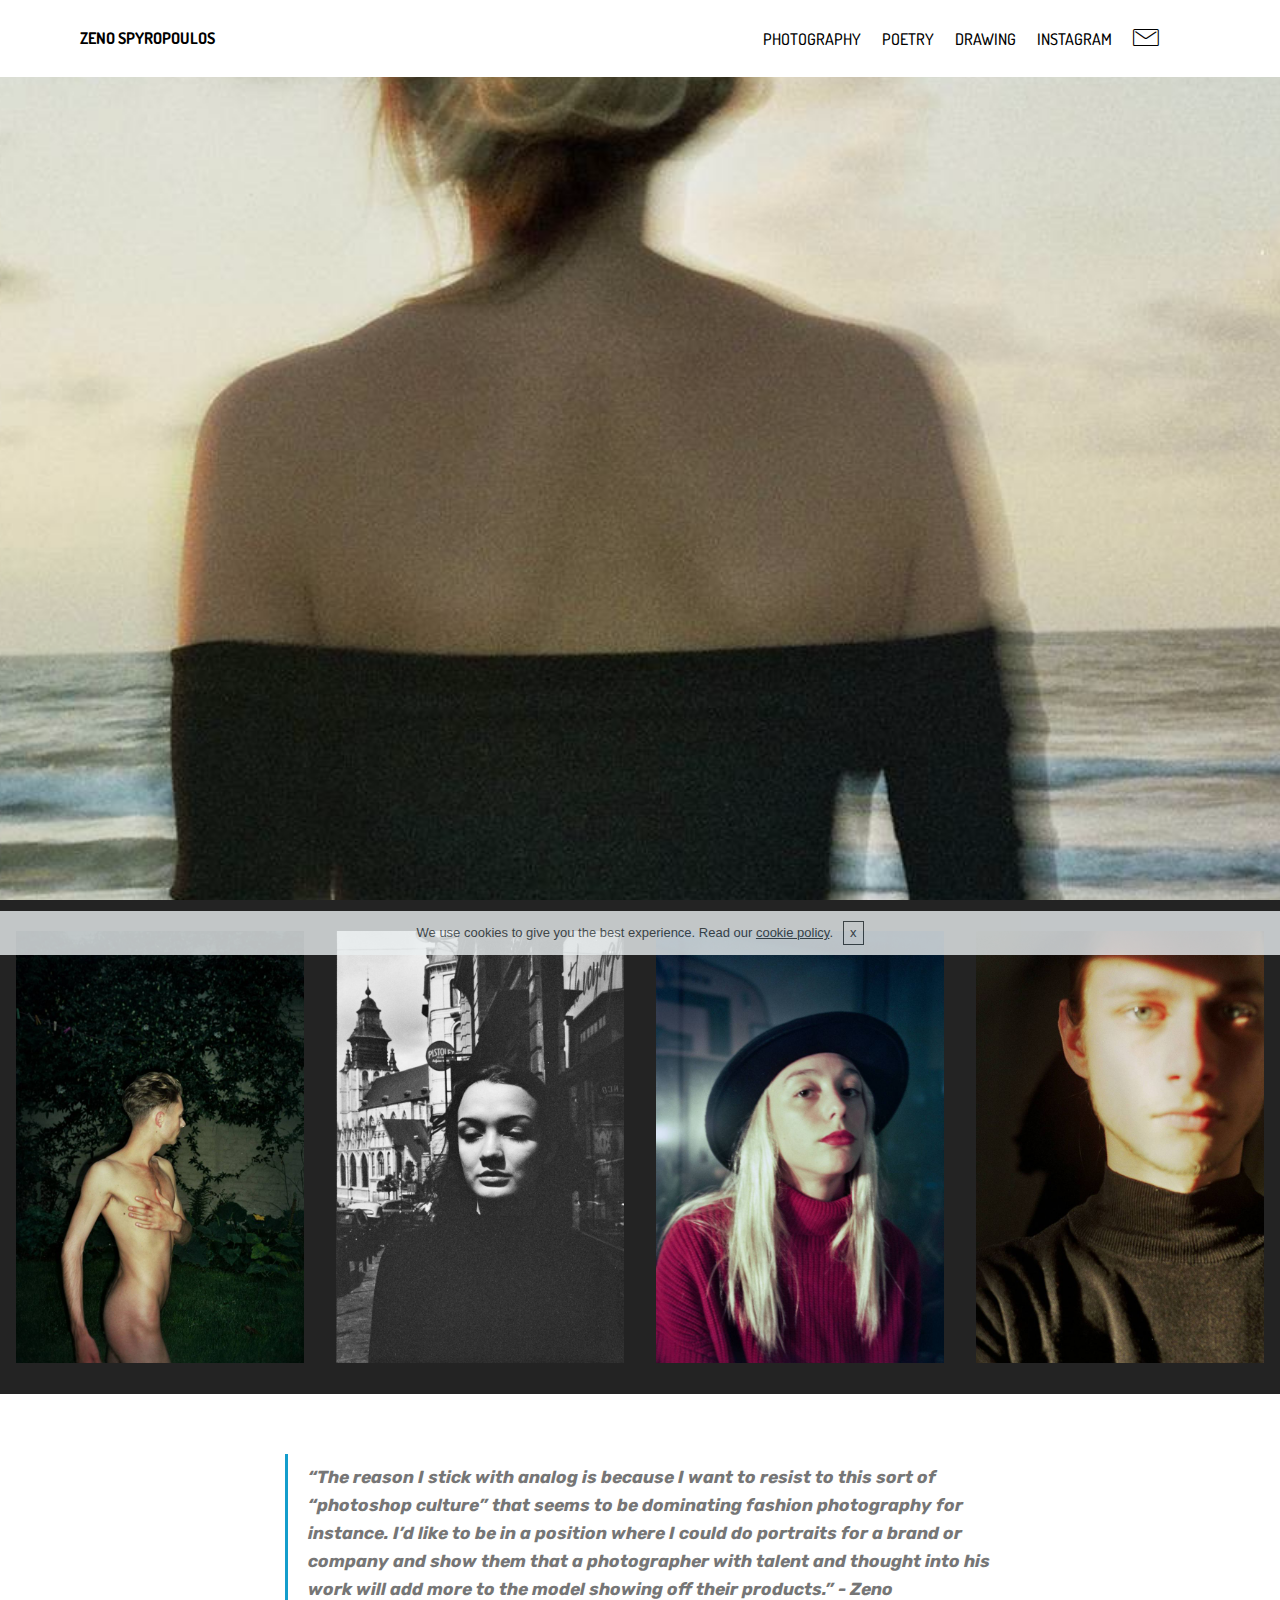
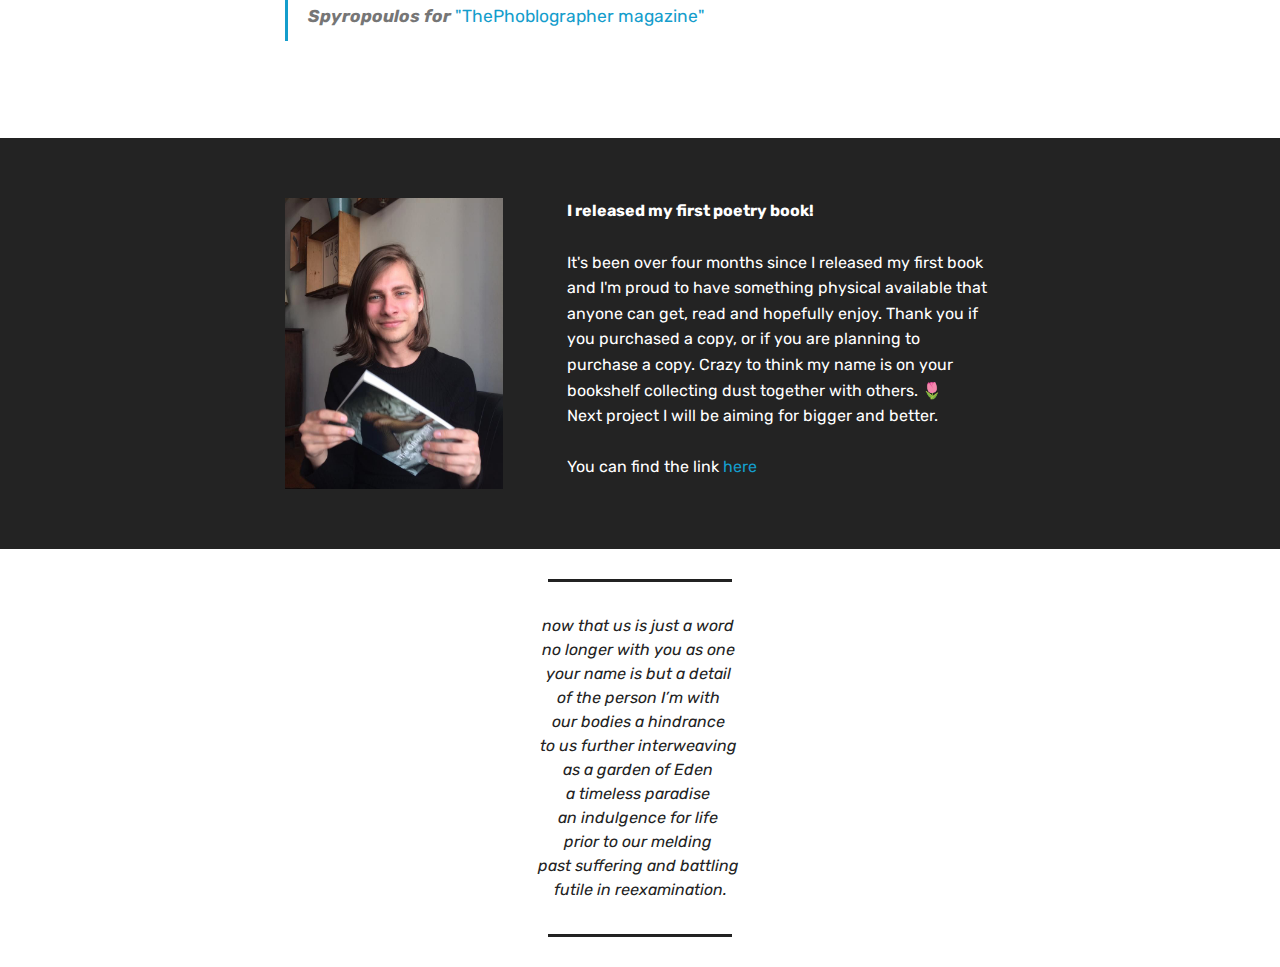
<file: index.html>
<!DOCTYPE html>
<html>
<head>
  <!-- Site made with Mobirise Website Builder v4.4.0, https://mobirise.com -->
  <meta charset="UTF-8">
  <meta http-equiv="X-UA-Compatible" content="IE=edge">
  <meta name="generator" content="Mobirise v4.4.0, mobirise.com">
  <meta name="viewport" content="width=device-width, initial-scale=1">
  <link rel="shortcut icon" href="assets/images/logo2.png" type="image/x-icon">
  <meta name="description" content="">
  <title>Home</title>
  <link rel="stylesheet" href="assets/web/assets/mobirise-icons/mobirise-icons.css">
  <link rel="stylesheet" href="assets/tether/tether.min.css">
  <link rel="stylesheet" href="assets/bootstrap/css/bootstrap.min.css">
  <link rel="stylesheet" href="assets/bootstrap/css/bootstrap-grid.min.css">
  <link rel="stylesheet" href="assets/bootstrap/css/bootstrap-reboot.min.css">
  <link rel="stylesheet" href="assets/dropdown/css/style.css">
  <link rel="stylesheet" href="assets/theme/css/style.css">
  <link rel="stylesheet" href="assets/mobirise-gallery/style.css">
  <link rel="stylesheet" href="assets/mobirise/css/mbr-additional.css" type="text/css">
  
  
  
</head>
<body>

<!-- Google Analytics -->
<!-- Global site tag (gtag.js) - Google Analytics -->
<script async src="https://www.googletagmanager.com/gtag/js?id=UA-115293382-1"></script>
<script>
  window.dataLayer = window.dataLayer || [];
  function gtag(){dataLayer.push(arguments);}
  gtag('js', new Date());

  gtag('config', 'UA-115293382-1');
</script>
<!-- /Google Analytics -->


<section class="menu cid-qAbTlajZoY" once="menu" id="menu1-v" data-rv-view="31">

    

    <nav class="navbar navbar-expand beta-menu navbar-dropdown align-items-center navbar-fixed-top navbar-toggleable-sm">
        <button class="navbar-toggler navbar-toggler-right" type="button" data-toggle="collapse" data-target="#navbarSupportedContent" aria-controls="navbarSupportedContent" aria-expanded="false" aria-label="Toggle navigation">
            <div class="hamburger">
                <span></span>
                <span></span>
                <span></span>
                <span></span>
            </div>
        </button>
        <div class="menu-logo">
            <div class="navbar-brand">
                
                <span class="navbar-caption-wrap"><a class="navbar-caption text-black display-4" href="index.html">
                        ZENO SPYROPOULOS</a></span>
            </div>
        </div>
        <div class="collapse navbar-collapse" id="navbarSupportedContent">
            <ul class="navbar-nav nav-dropdown nav-right" data-app-modern-menu="true"><li class="nav-item">
                    <a class="nav-link link text-black display-4" href="page1.html">
                        
                        PHOTOGRAPHY</a>
                </li><li class="nav-item">
                    <a class="nav-link link text-black display-4" href="page2.html">
                        
                        POETRY</a>
                </li><li class="nav-item"><a class="nav-link link text-black display-4" href="page3.html">
                        
                        DRAWING</a></li><li class="nav-item"><a class="nav-link link text-black display-4" href="https://www.instagram.com/zenosp/" target="_blank">INSTAGRAM</a></li>
                <li class="nav-item"><a class="nav-link link text-black display-4" href="mailto:zenospyropoulos@gmail.com"><span class="mbri-letter mbr-iconfont mbr-iconfont-btn"></span></a></li><li class="nav-item"><a class="nav-link link text-black display-4" href="page2.html"></a></li></ul>
            
        </div>
    </nav>
</section>

<section class="engine"><a href="https://mobirise.co/f">bootstrap builder</a></section><section class="cid-qzxMzsuAB8 mbr-fullscreen mbr-parallax-background" id="header2-i" data-rv-view="33">

    

    

    <div class="container align-center">
        <div class="row justify-content-md-center">
            <div class="mbr-white col-md-10">
                
                
                
                
            </div>
        </div>
    </div>
    
</section>

<section class="mbr-gallery mbr-slider-carousel cid-qzxNTkLHWl" id="gallery3-j" data-rv-view="36">

    

    <div>
        <div><!-- Filter --><!-- Gallery --><div class="mbr-gallery-row"><div class="mbr-gallery-layout-default"><div><div><div class="mbr-gallery-item mbr-gallery-item--p2" data-video-url="false" data-tags="Animated"><div href="#lb-gallery3-j" data-slide-to="0" data-toggle="modal"><img src="assets/images/tumblr-ow4qx5sxtb1v7kbwwo1-1280-1200x1800-800x1200.jpg" alt=""><span class="icon-focus"></span></div></div><div class="mbr-gallery-item mbr-gallery-item--p2" data-video-url="false" data-tags="Animated"><div href="#lb-gallery3-j" data-slide-to="1" data-toggle="modal"><img src="assets/images/tumblr-otv10r3e941v7kbwwo2-1280-1200x1800-800x1200.jpg" alt=""><span class="icon-focus"></span></div></div><div class="mbr-gallery-item mbr-gallery-item--p2" data-video-url="false" data-tags="Animated"><div href="#lb-gallery3-j" data-slide-to="2" data-toggle="modal"><img src="assets/images/t1-1200x1800-800x1200.jpg" alt=""><span class="icon-focus"></span></div></div><div class="mbr-gallery-item mbr-gallery-item--p2" data-video-url="false" data-tags="Animated"><div href="#lb-gallery3-j" data-slide-to="3" data-toggle="modal"><img src="assets/images/c-1200x1800-800x1200.jpg" alt=""><span class="icon-focus"></span></div></div></div></div><div class="clearfix"></div></div></div><!-- Lightbox --><div data-app-prevent-settings="" class="mbr-slider modal fade carousel slide" tabindex="-1" data-keyboard="true" data-interval="false" id="lb-gallery3-j"><div class="modal-dialog"><div class="modal-content"><div class="modal-body"><div class="carousel-inner"><div class="carousel-item"><img src="assets/images/tumblr-ow4qx5sxtb1v7kbwwo1-1280-1200x1800.jpg" alt=""></div><div class="carousel-item"><img src="assets/images/tumblr-otv10r3e941v7kbwwo2-1280-1200x1800.jpg" alt=""></div><div class="carousel-item"><img src="assets/images/t1-1200x1800.jpg" alt=""></div><div class="carousel-item active"><img src="assets/images/c-1200x1800.jpg" alt=""></div></div><a class="carousel-control carousel-control-prev" role="button" data-slide="prev" href="#lb-gallery3-j"><span class="mbri-left mbr-iconfont" aria-hidden="true"></span><span class="sr-only">Previous</span></a><a class="carousel-control carousel-control-next" role="button" data-slide="next" href="#lb-gallery3-j"><span class="mbri-right mbr-iconfont" aria-hidden="true"></span><span class="sr-only">Next</span></a><a class="close" href="#" role="button" data-dismiss="modal"><span class="sr-only">Close</span></a></div></div></div></div></div>
    </div>

</section>

<section class="mbr-section article content1 cid-qzxP7Uc2P6" id="content2-k" data-rv-view="55">

     

    <div class="container">
        <div class="media-container-row">
            <div class="mbr-text col-12 col-md-8 mbr-fonts-style display-7">
                <blockquote><strong>“The reason I stick with analog is because I want to resist to this sort of “photoshop culture” that seems to be dominating fashion photography for instance. I’d like to be in a position where I could do portraits for a brand or company and show them that a photographer with talent and thought into his work will add more to the model showing off their products.” - Zeno Spyropoulos for <a href="https://www.thephoblographer.com/2017/08/03/zeno-spyropoulos-is/" target="_blank">"ThePhoblographer magazine"</a></strong></blockquote>
            </div>
        </div>
    </div>
</section>

<section class="mbr-section content6 cid-qzxRlV0Pj1" id="content6-o" data-rv-view="56">
    
     
    
    <div class="container">
        <div class="media-container-row">
            <div class="col-12 col-md-8">
                <div class="media-container-row">
                    <div class="mbr-figure" style="width: 60%;">
                      <img src="assets/images/18620334-1112396378866386-3887373310446359622-n-2-720x960.jpg" alt="Mobirise" title="" media-simple="true">  
                    </div>
                    <div class="media-content">
                        <div class="mbr-section-text">
                            <p class="mbr-text mb-0 mbr-fonts-style display-7">
                               <strong>I released my first poetry book!</strong> <br><br>It's been over four months since I released my first book and I'm proud to have something physical available that anyone can get, read and hopefully enjoy. Thank you if you purchased a copy, or if you are planning to purchase a copy. Crazy to think my name is on your bookshelf collecting dust together with others. 🌷<br>Next project I will be aiming for bigger and better.<br><br>You can find the link <a href="https://www.bol.com/nl/p/the-other-girl/9200000078746013/?promo=literatuur_803_RTVO-1N-MCM-slot-opn1-mhp_B12_product_0_&bltg=itm_event%3Dclick%26mcm_ccd%3DRTVO%26mcm_refdate%3D20161018%26mcm_cstep%3D1%26slt_subch%3Dopn1%26mmt_id%3DWTVW1ApidyQAAEvOT6IAAAF7%26pg_nm%3Dliteratuur%26slt_id%3D803%26slt_nm%3D1N-MCM-slot-opn1-mhp%26slt_pos%3DB12%26slt_owner%3Dmcm%26itm_type%3Dproduct%26itm_lp%3D0%26itm_id%3D9200000078746013%26itm_role%3Din&productId=9200000078746013&language=en" target="_blank">here</a></p>
                        </div>
                    </div>
                </div>
            </div>
        </div>
    </div>
</section>

<section class="mbr-section article content10 cid-qzxSsjuURT" id="content10-q" data-rv-view="58">
    
     

    <div class="container">
        <div class="inner-container" style="width: 66%;">
            <hr class="line" style="width: 25%;">
            <div class="section-text align-center mbr-white mbr-fonts-style display-7"><em>now that us is just a word&nbsp;</em><div><em>no longer with you as one&nbsp;</em></div><div><em>your name is but a detail&nbsp;</em></div><div><em>of the person I’m with&nbsp;</em></div><div><em>our bodies a hindrance&nbsp;</em></div><div><em>to us further interweaving&nbsp;</em></div><div><em>as a garden of Eden&nbsp;</em></div><div><em>a timeless paradise&nbsp;</em></div><div><em>an indulgence for life&nbsp;</em></div><div><em>prior to our melding&nbsp;</em></div><div><em>past suffering and battling&nbsp;</em></div><div><em>futile in reexamination.
                </em></div></div>
            <hr class="line" style="width: 25%;">
        </div>
    </div>
</section>


  <script src="assets/web/assets/jquery/jquery.min.js"></script>
  <script src="assets/popper/popper.min.js"></script>
  <script src="assets/tether/tether.min.js"></script>
  <script src="assets/bootstrap/js/bootstrap.min.js"></script>
  <script src="assets/smooth-scroll/smooth-scroll.js"></script>
  <script src="assets/cookies-alert-plugin/cookies-alert-core.js"></script>
  <script src="assets/cookies-alert-plugin/cookies-alert-script.js"></script>
  <script src="assets/dropdown/js/script.min.js"></script>
  <script src="assets/touch-swipe/jquery.touch-swipe.min.js"></script>
  <script src="assets/jquery-mb-vimeo_player/jquery.mb.vimeo_player.js"></script>
  <script src="assets/masonry/masonry.pkgd.min.js"></script>
  <script src="assets/imagesloaded/imagesloaded.pkgd.min.js"></script>
  <script src="assets/bootstrap-carousel-swipe/bootstrap-carousel-swipe.js"></script>
  <script src="assets/jarallax/jarallax.min.js"></script>
  <script src="assets/theme/js/script.js"></script>
  <script src="assets/mobirise-gallery/player.min.js"></script>
  <script src="assets/mobirise-gallery/script.js"></script>
  <script src="assets/mobirise-slider-video/script.js"></script>
  
  
<input name="cookieData" type="hidden" data-cookie-text="We use cookies to give you the best experience. Read our <a href='privacy.html'>cookie policy</a>.">
  </body>
</html>
</file>
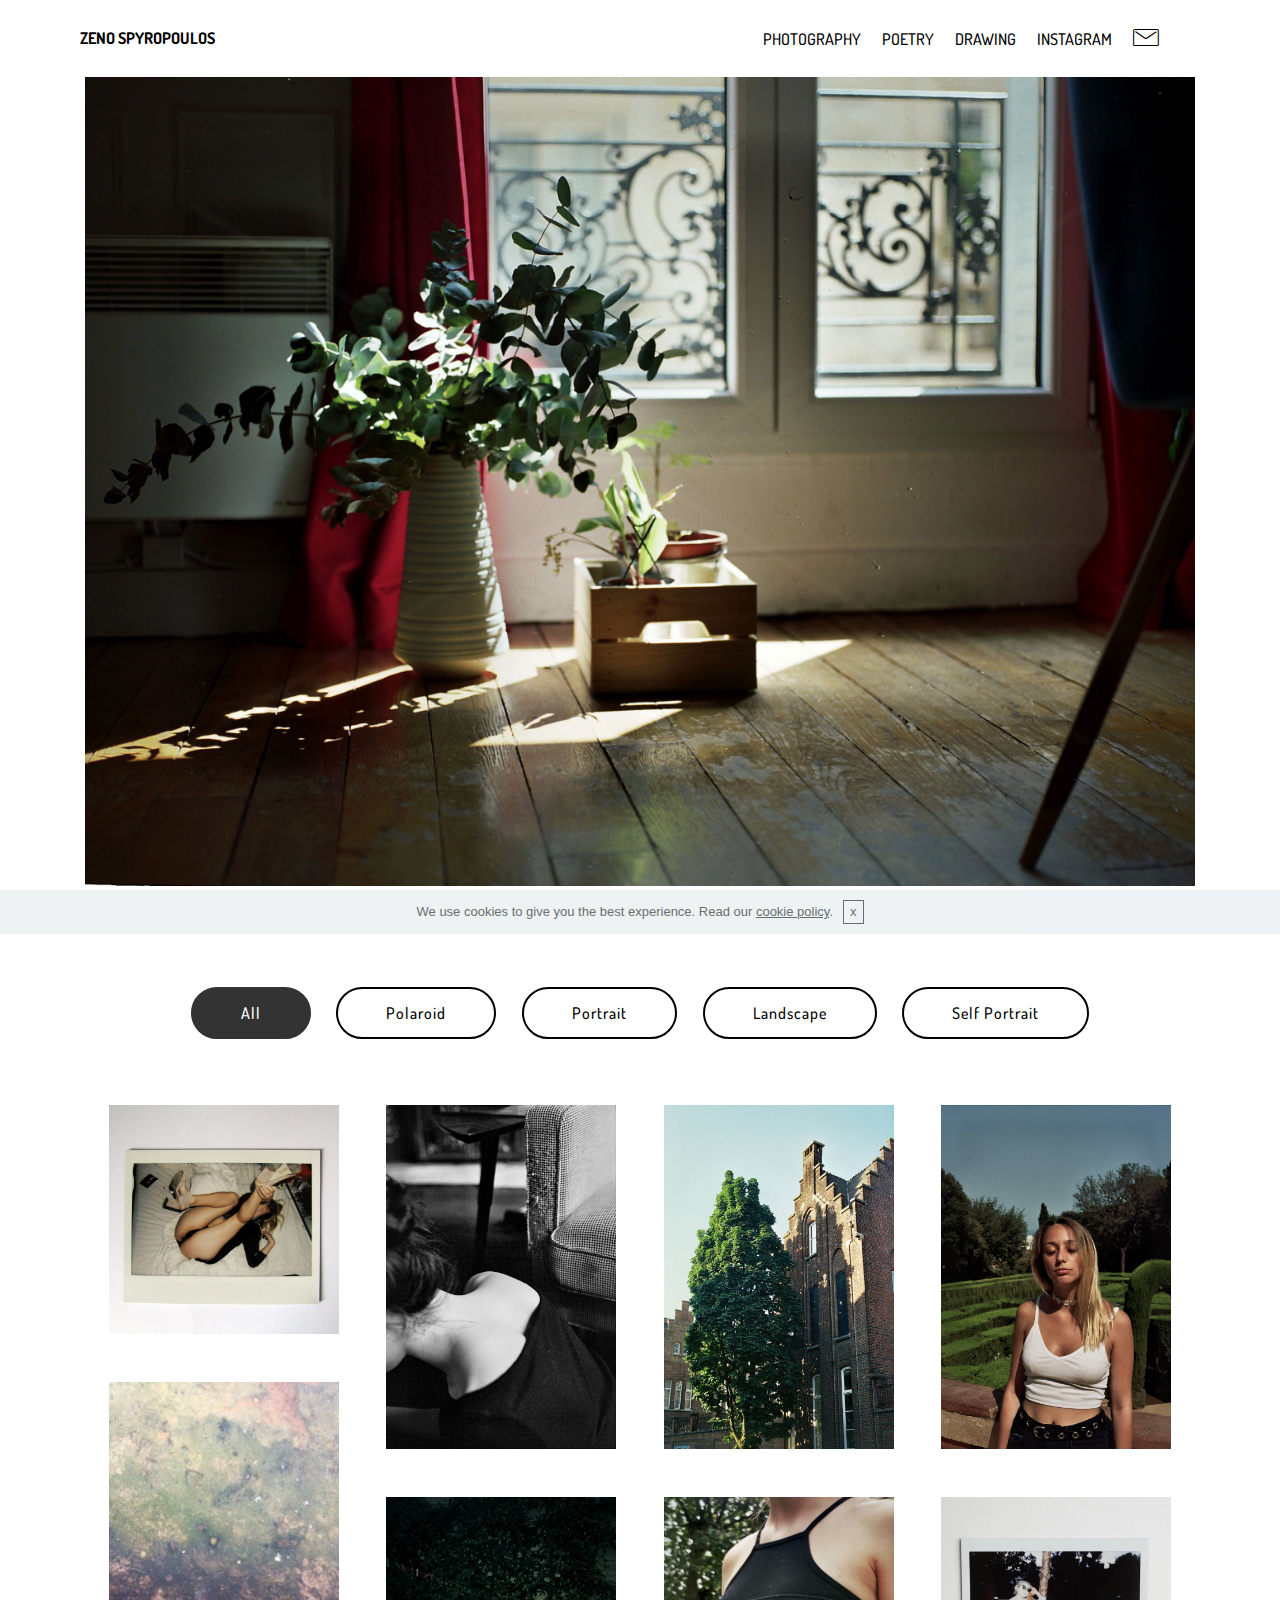
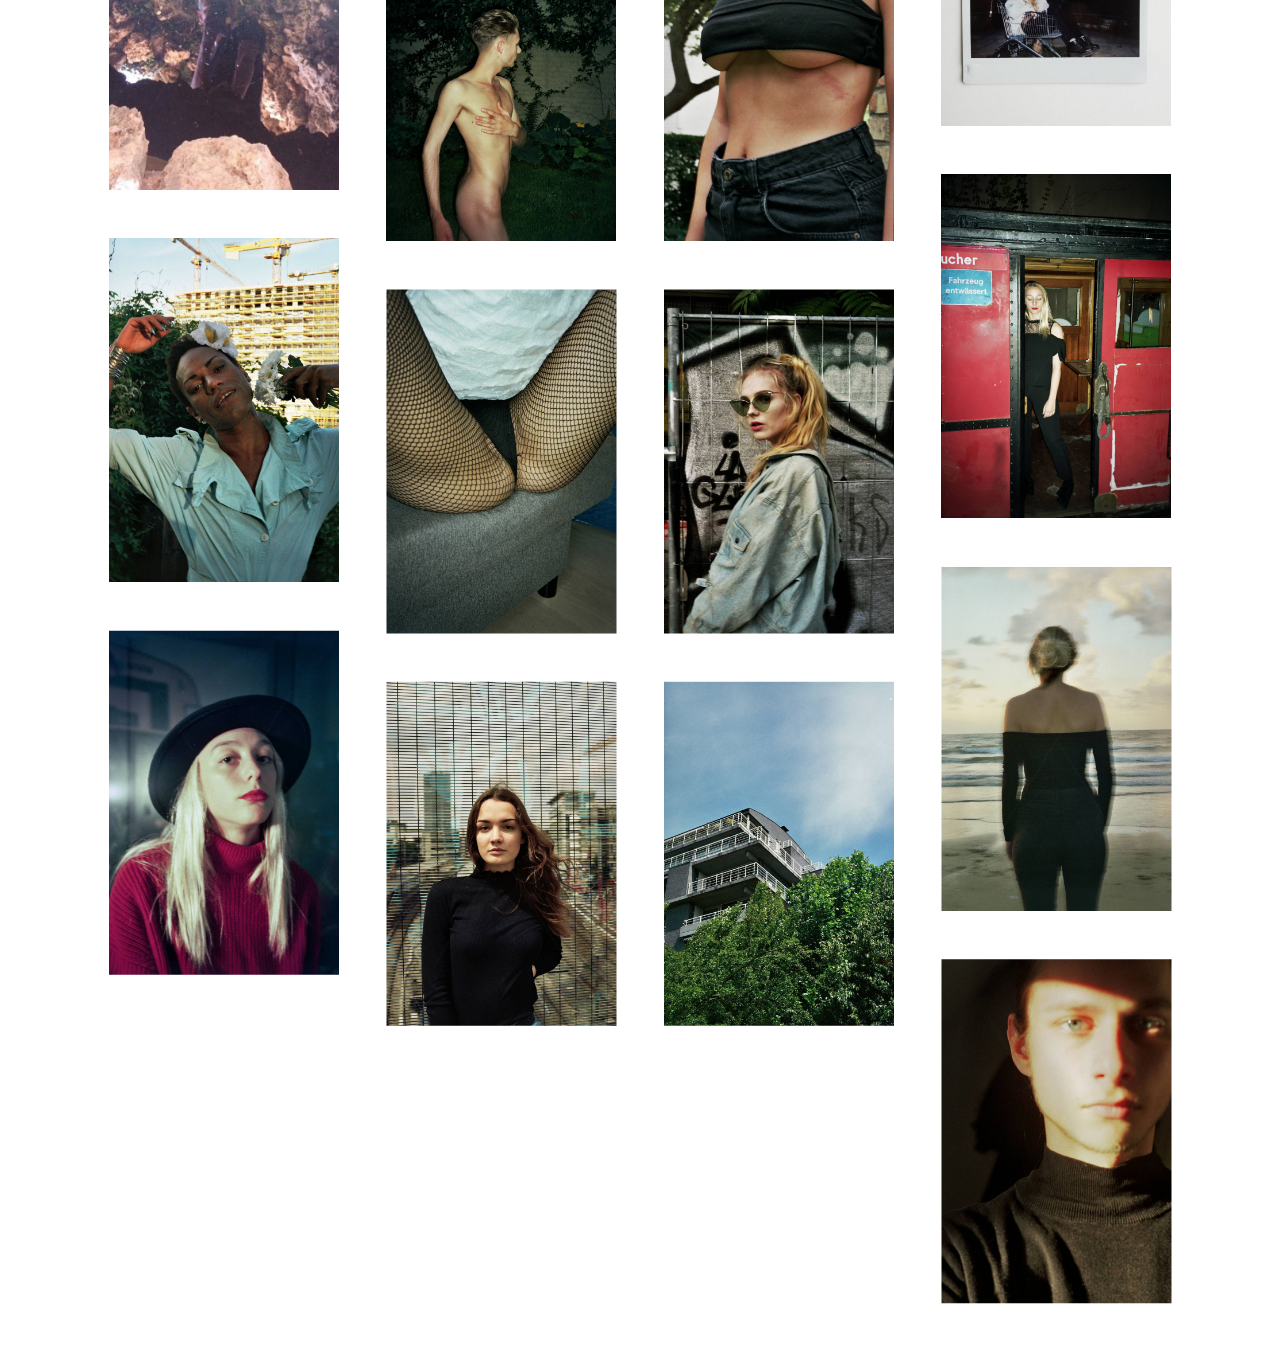
<file: page1.html>
<!DOCTYPE html>
<html>
<head>
  <!-- Site made with Mobirise Website Builder v4.4.0, https://mobirise.com -->
  <meta charset="UTF-8">
  <meta http-equiv="X-UA-Compatible" content="IE=edge">
  <meta name="generator" content="Mobirise v4.4.0, mobirise.com">
  <meta name="viewport" content="width=device-width, initial-scale=1">
  <link rel="shortcut icon" href="assets/images/logo2.png" type="image/x-icon">
  <meta name="description" content="Web Page Builder Description">
  <title>Photography</title>
  <link rel="stylesheet" href="assets/web/assets/mobirise-icons/mobirise-icons.css">
  <link rel="stylesheet" href="assets/tether/tether.min.css">
  <link rel="stylesheet" href="assets/bootstrap/css/bootstrap.min.css">
  <link rel="stylesheet" href="assets/bootstrap/css/bootstrap-grid.min.css">
  <link rel="stylesheet" href="assets/bootstrap/css/bootstrap-reboot.min.css">
  <link rel="stylesheet" href="assets/dropdown/css/style.css">
  <link rel="stylesheet" href="assets/theme/css/style.css">
  <link rel="stylesheet" href="assets/mobirise-gallery/style.css">
  <link rel="stylesheet" href="assets/mobirise/css/mbr-additional.css" type="text/css">
  
  
  
</head>
<body>

<!-- Google Analytics -->
<!-- Global site tag (gtag.js) - Google Analytics -->
<script async src="https://www.googletagmanager.com/gtag/js?id=UA-115293382-1"></script>
<script>
  window.dataLayer = window.dataLayer || [];
  function gtag(){dataLayer.push(arguments);}
  gtag('js', new Date());

  gtag('config', 'UA-115293382-1');
</script>
<!-- /Google Analytics -->


<section class="cid-qAc9f71bx0" id="image2-15" data-rv-view="60">

    

    <figure class="mbr-figure container">
        <div class="image-block" style="width: 100%;">
            <img src="assets/images/1-2688x2000.jpg" alt="Mobirise" title="" media-simple="true">
            
        </div>
    </figure>
</section>

<section class="engine"><a href="https://mobirise.co/c">free site maker</a></section><section class="mbr-gallery mbr-slider-carousel cid-qAbUVmqAdL" id="gallery2-x" data-rv-view="62">

    

    <div class="container">
        <div><!-- Filter --><div class="mbr-gallery-filter container gallery-filter-active"><ul buttons="0"><li class="mbr-gallery-filter-all"><a class="btn btn-md btn-black-outline active display-4" href="">All</a></li></ul></div><!-- Gallery --><div class="mbr-gallery-row"><div class="mbr-gallery-layout-default"><div><div><div class="mbr-gallery-item mbr-gallery-item--p3" data-video-url="false" data-tags="Polaroid"><div href="#lb-gallery2-x" data-slide-to="0" data-toggle="modal"><img src="assets/images/18-1080x1080-800x800.jpg" alt=""><span class="icon-focus"></span></div></div><div class="mbr-gallery-item mbr-gallery-item--p3" data-video-url="false" data-tags="Portrait"><div href="#lb-gallery2-x" data-slide-to="1" data-toggle="modal"><img src="assets/images/17-1200x1800-800x1200.jpg" alt=""><span class="icon-focus"></span></div></div><div class="mbr-gallery-item mbr-gallery-item--p3" data-video-url="false" data-tags="Landscape"><div href="#lb-gallery2-x" data-slide-to="2" data-toggle="modal"><img src="assets/images/16-1200x1800-800x1200.jpg" alt=""><span class="icon-focus"></span></div></div><div class="mbr-gallery-item mbr-gallery-item--p3" data-video-url="false" data-tags="Portrait"><div href="#lb-gallery2-x" data-slide-to="3" data-toggle="modal"><img src="assets/images/15-1200x1800-800x1200.jpg" alt=""><span class="icon-focus"></span></div></div><div class="mbr-gallery-item mbr-gallery-item--p3" data-video-url="false" data-tags="Self Portrait"><div href="#lb-gallery2-x" data-slide-to="4" data-toggle="modal"><img src="assets/images/14-540x960-540x960.jpg" alt=""><span class="icon-focus"></span></div></div><div class="mbr-gallery-item mbr-gallery-item--p3" data-video-url="false" data-tags="Portrait"><div href="#lb-gallery2-x" data-slide-to="5" data-toggle="modal"><img src="assets/images/13-1200x1800-800x1200.jpg" alt=""><span class="icon-focus"></span></div></div><div class="mbr-gallery-item mbr-gallery-item--p3" data-video-url="false" data-tags="Portrait"><div href="#lb-gallery2-x" data-slide-to="6" data-toggle="modal"><img src="assets/images/12-1200x1800-800x1200.jpg" alt=""><span class="icon-focus"></span></div></div><div class="mbr-gallery-item mbr-gallery-item--p3" data-video-url="false" data-tags="Polaroid"><div href="#lb-gallery2-x" data-slide-to="7" data-toggle="modal"><img src="assets/images/4-1080x1080-800x800.jpg" alt=""><span class="icon-focus"></span></div></div><div class="mbr-gallery-item mbr-gallery-item--p3" data-video-url="false" data-tags="Portrait"><div href="#lb-gallery2-x" data-slide-to="8" data-toggle="modal"><img src="assets/images/11-1200x1800-800x1200.jpg" alt=""><span class="icon-focus"></span></div></div><div class="mbr-gallery-item mbr-gallery-item--p3" data-video-url="false" data-tags="Portrait"><div href="#lb-gallery2-x" data-slide-to="9" data-toggle="modal"><img src="assets/images/10-1200x1800-800x1200.jpg" alt=""><span class="icon-focus"></span></div></div><div class="mbr-gallery-item mbr-gallery-item--p3" data-video-url="false" data-tags="Portrait"><div href="#lb-gallery2-x" data-slide-to="10" data-toggle="modal"><img src="assets/images/9-1200x1800-800x1200.jpg" alt=""><span class="icon-focus"></span></div></div><div class="mbr-gallery-item mbr-gallery-item--p3" data-video-url="false" data-tags="Portrait"><div href="#lb-gallery2-x" data-slide-to="11" data-toggle="modal"><img src="assets/images/8-1200x1800-800x1200.jpg" alt=""><span class="icon-focus"></span></div></div><div class="mbr-gallery-item mbr-gallery-item--p3" data-video-url="false" data-tags="Portrait"><div href="#lb-gallery2-x" data-slide-to="12" data-toggle="modal"><img src="assets/images/5-1200x1800-800x1200.jpg" alt=""><span class="icon-focus"></span></div></div><div class="mbr-gallery-item mbr-gallery-item--p3" data-video-url="false" data-tags="Portrait"><div href="#lb-gallery2-x" data-slide-to="13" data-toggle="modal"><img src="assets/images/1-1200x1800-800x1200.jpg" alt=""><span class="icon-focus"></span></div></div><div class="mbr-gallery-item mbr-gallery-item--p3" data-video-url="false" data-tags="Portrait"><div href="#lb-gallery2-x" data-slide-to="14" data-toggle="modal"><img src="assets/images/6-1200x1800-800x1200.jpg" alt=""><span class="icon-focus"></span></div></div><div class="mbr-gallery-item mbr-gallery-item--p3" data-video-url="false" data-tags="Landscape"><div href="#lb-gallery2-x" data-slide-to="15" data-toggle="modal"><img src="assets/images/7-1200x1800-800x1200.jpg" alt=""><span class="icon-focus"></span></div></div><div class="mbr-gallery-item mbr-gallery-item--p3" data-video-url="false" data-tags="Self Portrait"><div href="#lb-gallery2-x" data-slide-to="16" data-toggle="modal"><img src="assets/images/3-1200x1800-800x1200.jpg" alt=""><span class="icon-focus"></span></div></div></div></div><div class="clearfix"></div></div></div><!-- Lightbox --><div data-app-prevent-settings="" class="mbr-slider modal fade carousel slide" tabindex="-1" data-keyboard="true" data-interval="false" id="lb-gallery2-x"><div class="modal-dialog"><div class="modal-content"><div class="modal-body"><div class="carousel-inner"><div class="carousel-item"><img src="assets/images/18-1080x1080.jpg" alt=""></div><div class="carousel-item"><img src="assets/images/17-1200x1800.jpg" alt=""></div><div class="carousel-item"><img src="assets/images/16-1200x1800.jpg" alt=""></div><div class="carousel-item"><img src="assets/images/15-1200x1800.jpg" alt=""></div><div class="carousel-item"><img src="assets/images/14-540x960.jpg" alt=""></div><div class="carousel-item"><img src="assets/images/13-1200x1800.jpg" alt=""></div><div class="carousel-item"><img src="assets/images/12-1200x1800.jpg" alt=""></div><div class="carousel-item"><img src="assets/images/4-1080x1080.jpg" alt=""></div><div class="carousel-item"><img src="assets/images/11-1200x1800.jpg" alt=""></div><div class="carousel-item"><img src="assets/images/10-1200x1800.jpg" alt=""></div><div class="carousel-item"><img src="assets/images/9-1200x1800.jpg" alt=""></div><div class="carousel-item"><img src="assets/images/8-1200x1800.jpg" alt=""></div><div class="carousel-item"><img src="assets/images/5-1200x1800.jpg" alt=""></div><div class="carousel-item"><img src="assets/images/1-1200x1800.jpg" alt=""></div><div class="carousel-item"><img src="assets/images/6-1200x1800.jpg" alt=""></div><div class="carousel-item"><img src="assets/images/7-1200x1800.jpg" alt=""></div><div class="carousel-item active"><img src="assets/images/3-1200x1800.jpg" alt=""></div></div><a class="carousel-control carousel-control-prev" role="button" data-slide="prev" href="#lb-gallery2-x"><span class="mbri-left mbr-iconfont" aria-hidden="true"></span><span class="sr-only">Previous</span></a><a class="carousel-control carousel-control-next" role="button" data-slide="next" href="#lb-gallery2-x"><span class="mbri-right mbr-iconfont" aria-hidden="true"></span><span class="sr-only">Next</span></a><a class="close" href="#" role="button" data-dismiss="modal"><span class="sr-only">Close</span></a></div></div></div></div></div>
    </div>

</section>

<section class="menu cid-qAc8yrgZlP" once="menu" id="menu1-14" data-rv-view="133">

    

    <nav class="navbar navbar-expand beta-menu navbar-dropdown align-items-center navbar-fixed-top navbar-toggleable-sm">
        <button class="navbar-toggler navbar-toggler-right" type="button" data-toggle="collapse" data-target="#navbarSupportedContent" aria-controls="navbarSupportedContent" aria-expanded="false" aria-label="Toggle navigation">
            <div class="hamburger">
                <span></span>
                <span></span>
                <span></span>
                <span></span>
            </div>
        </button>
        <div class="menu-logo">
            <div class="navbar-brand">
                
                <span class="navbar-caption-wrap"><a class="navbar-caption text-black display-4" href="index.html">
                        ZENO SPYROPOULOS</a></span>
            </div>
        </div>
        <div class="collapse navbar-collapse" id="navbarSupportedContent">
            <ul class="navbar-nav nav-dropdown nav-right" data-app-modern-menu="true"><li class="nav-item">
                    <a class="nav-link link text-black display-4" href="page1.html">
                        
                        PHOTOGRAPHY</a>
                </li><li class="nav-item">
                    <a class="nav-link link text-black display-4" href="page2.html">
                        
                        POETRY</a>
                </li><li class="nav-item"><a class="nav-link link text-black display-4" href="page3.html">
                        
                        DRAWING</a></li><li class="nav-item"><a class="nav-link link text-black display-4" href="https://www.instagram.com/zenosp/" target="_blank">INSTAGRAM</a></li>
                <li class="nav-item"><a class="nav-link link text-black display-4" href="mailto:zenospyropoulos@gmail.com"><span class="mbri-letter mbr-iconfont mbr-iconfont-btn"></span></a></li><li class="nav-item"><a class="nav-link link text-black display-4" href="page2.html"></a></li></ul>
            
        </div>
    </nav>
</section>


  <script src="assets/web/assets/jquery/jquery.min.js"></script>
  <script src="assets/popper/popper.min.js"></script>
  <script src="assets/tether/tether.min.js"></script>
  <script src="assets/bootstrap/js/bootstrap.min.js"></script>
  <script src="assets/smooth-scroll/smooth-scroll.js"></script>
  <script src="assets/cookies-alert-plugin/cookies-alert-core.js"></script>
  <script src="assets/cookies-alert-plugin/cookies-alert-script.js"></script>
  <script src="assets/masonry/masonry.pkgd.min.js"></script>
  <script src="assets/imagesloaded/imagesloaded.pkgd.min.js"></script>
  <script src="assets/touch-swipe/jquery.touch-swipe.min.js"></script>
  <script src="assets/dropdown/js/script.min.js"></script>
  <script src="assets/jquery-mb-vimeo_player/jquery.mb.vimeo_player.js"></script>
  <script src="assets/bootstrap-carousel-swipe/bootstrap-carousel-swipe.js"></script>
  <script src="assets/theme/js/script.js"></script>
  <script src="assets/mobirise-slider-video/script.js"></script>
  <script src="assets/mobirise-gallery/player.min.js"></script>
  <script src="assets/mobirise-gallery/script.js"></script>
  
  
<input name="cookieData" type="hidden" data-cookie-text="We use cookies to give you the best experience. Read our <a href='privacy.html'>cookie policy</a>.">
  </body>
</html>
</file>
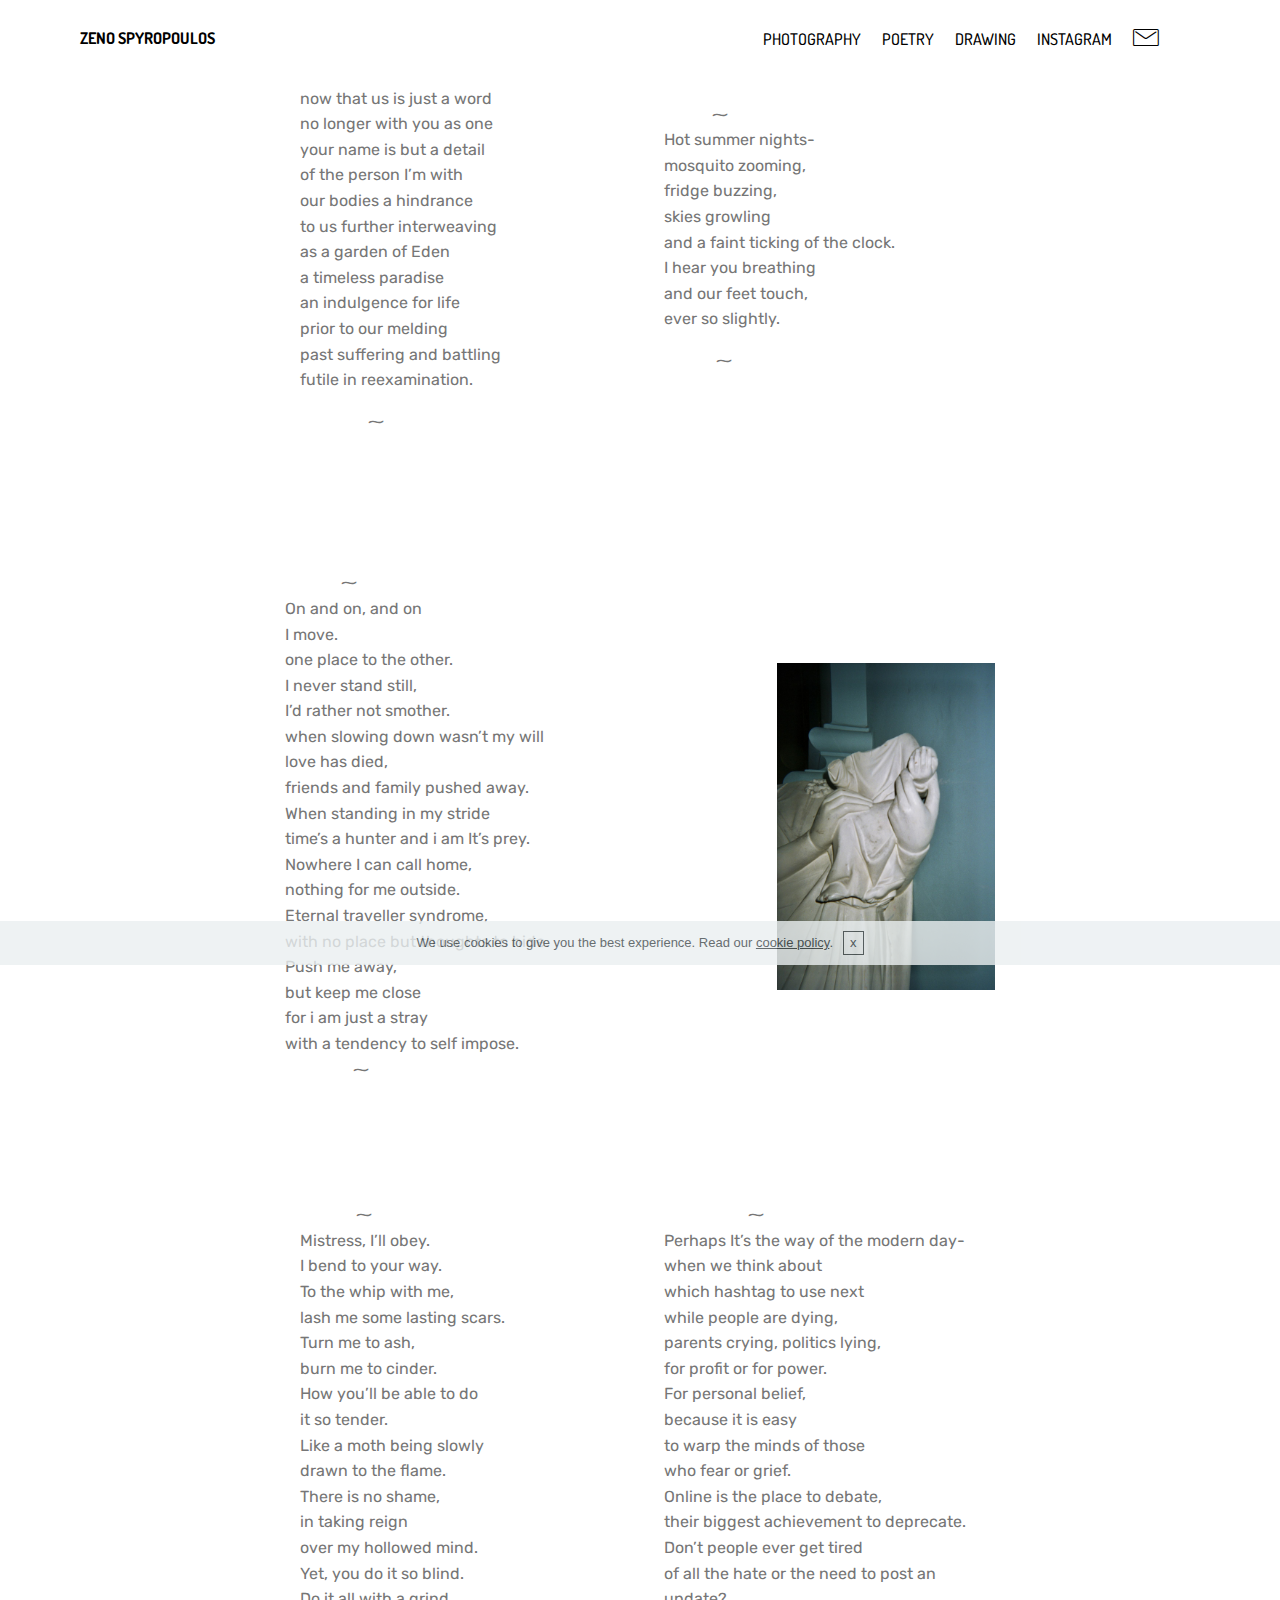
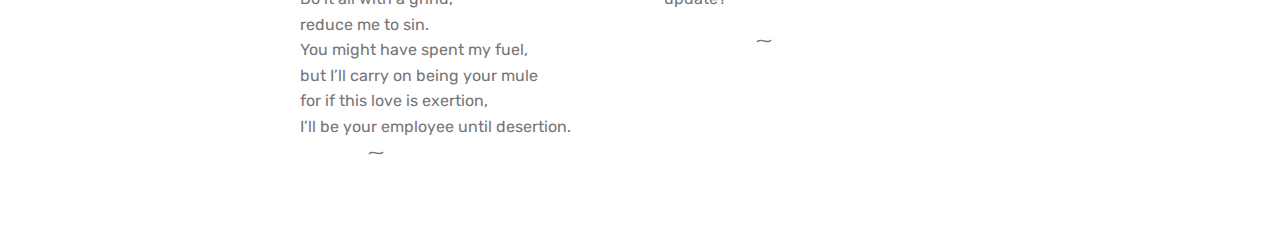
<file: page2.html>
<!DOCTYPE html>
<html>
<head>
  <!-- Site made with Mobirise Website Builder v4.4.0, https://mobirise.com -->
  <meta charset="UTF-8">
  <meta http-equiv="X-UA-Compatible" content="IE=edge">
  <meta name="generator" content="Mobirise v4.4.0, mobirise.com">
  <meta name="viewport" content="width=device-width, initial-scale=1">
  <link rel="shortcut icon" href="assets/images/logo2.png" type="image/x-icon">
  <meta name="description" content="Website Builder Description">
  <title>Poetry</title>
  <link rel="stylesheet" href="assets/web/assets/mobirise-icons/mobirise-icons.css">
  <link rel="stylesheet" href="assets/tether/tether.min.css">
  <link rel="stylesheet" href="assets/bootstrap/css/bootstrap.min.css">
  <link rel="stylesheet" href="assets/bootstrap/css/bootstrap-grid.min.css">
  <link rel="stylesheet" href="assets/bootstrap/css/bootstrap-reboot.min.css">
  <link rel="stylesheet" href="assets/dropdown/css/style.css">
  <link rel="stylesheet" href="assets/theme/css/style.css">
  <link rel="stylesheet" href="assets/mobirise/css/mbr-additional.css" type="text/css">
  
  
  
</head>
<body>

<!-- Google Analytics -->
<!-- Global site tag (gtag.js) - Google Analytics -->
<script async src="https://www.googletagmanager.com/gtag/js?id=UA-115293382-1"></script>
<script>
  window.dataLayer = window.dataLayer || [];
  function gtag(){dataLayer.push(arguments);}
  gtag('js', new Date());

  gtag('config', 'UA-115293382-1');
</script>
<!-- /Google Analytics -->


<section class="mbr-section article content3 cid-qAcaomHEf0" id="content3-18" data-rv-view="135">
      
     

    <div class="container">
        <div class="media-container-row">
            <div class="row col-12 col-md-8">
                <div class="col-12 col-md-6 pr-lg-4 mbr-text mbr-fonts-style display-7"><p><span style="font-size: 1rem;">&nbsp; &nbsp; &nbsp; &nbsp; &nbsp; &nbsp; &nbsp; &nbsp; &nbsp; ⁓<br>now that us is just a word&nbsp;<br></span><span style="font-size: 1rem;">no longer with you as one&nbsp;<br></span><span style="font-size: 1rem;">your name is but a detail&nbsp;<br></span><span style="font-size: 1rem;">of the person I’m with&nbsp;<br></span><span style="font-size: 1rem;">our bodies a hindrance&nbsp;<br></span><span style="font-size: 1rem;">to us further interweaving&nbsp;<br></span><span style="font-size: 1rem;">as a garden of Eden&nbsp;<br></span><span style="font-size: 1rem;">a timeless paradise&nbsp;<br></span><span style="font-size: 1rem;">an indulgence for life&nbsp;<br></span><span style="font-size: 1rem;">prior to our melding&nbsp;<br></span><span style="font-size: 1rem;">past suffering and battling&nbsp;<br></span><span style="font-size: 1rem;">futile in reexamination.</span></p><div>&nbsp; &nbsp; &nbsp; &nbsp; &nbsp; &nbsp; &nbsp; &nbsp; &nbsp;⁓</div><p></p></div>
                <div class="col-12 col-md-6 pl-lg-4 mbr-text mbr-fonts-style display-7"><p><br></p><p>&nbsp; &nbsp; &nbsp; &nbsp; &nbsp; &nbsp; ⁓<br><span style="font-size: 1rem;">Hot summer nights-<br></span><span style="font-size: 1rem;">mosquito zooming,<br></span><span style="font-size: 1rem;">fridge buzzing,<br></span><span style="font-size: 1rem;">skies growling<br></span><span style="font-size: 1rem;">and a faint ticking of the clock.<br></span><span style="font-size: 1rem;">I hear you breathing<br></span><span style="font-size: 1rem;">and our feet touch,<br></span><span style="font-size: 1rem;">ever so slightly.</span></p><p></p><div>&nbsp; &nbsp; &nbsp; &nbsp; &nbsp; &nbsp; &nbsp;⁓</div><p></p></div>
            </div>
        </div>
    </div>
</section>

<section class="engine"><a href="https://mobirise.co/l">bootstrap themes</a></section><section class="mbr-section content7 cid-qAcg4zR8jZ" id="content7-1c" data-rv-view="136">
          
    

    <div class="container">
        <div class="media-container-row">
            <div class="col-12 col-md-8">
                <div class="media-container-row">
                    <div class="media-content">
                        <div class="mbr-section-text">
                            <p class="mbr-text align-right mb-0 mbr-fonts-style display-7">&nbsp; &nbsp; &nbsp; &nbsp; &nbsp; &nbsp; &nbsp; ⁓<br>On and on, and on<br>I move.<br>one place to the other.<br>I never stand still,<br>I’d rather not smother.<br>when slowing down wasn’t my will<br>love has died, <br>friends and family pushed away.<br>When standing in my stride<br>time’s a hunter and i am It’s prey.<br>Nowhere I can call home,<br>nothing for me outside.<br>Eternal traveller syndrome,<br>with no place but thoughts to hide.<br>Push me away, <br>but keep me close<br>for i am just a stray<br>with a tendency to self impose.<br>&nbsp; &nbsp; &nbsp; &nbsp; &nbsp; &nbsp; &nbsp; &nbsp; &nbsp;⁓<br></p>
                        </div>
                    </div>
                    <div class="mbr-figure" style="width: 60%;">
                     <img src="assets/images/2-1200x1800.jpg" alt="Mobirise" title="" media-simple="true">  
                    </div>
                </div>
            </div>
        </div>
    </div>
</section>

<section class="mbr-section article content3 cid-qAceybR9ex" id="content3-1b" data-rv-view="138">
      
     

    <div class="container">
        <div class="media-container-row">
            <div class="row col-12 col-md-8">
                <div class="col-12 col-md-6 pr-lg-4 mbr-text mbr-fonts-style display-7">&nbsp; &nbsp; &nbsp; &nbsp; &nbsp; &nbsp; &nbsp; ⁓&nbsp;<br>Mistress, I’ll obey.<div>I bend to your way.</div><div>To the whip with me,</div><div>lash me some lasting scars.</div><div>Turn me to ash,&nbsp;</div><div>burn me to cinder.</div><div>How you’ll be able to do</div><div>it so tender.</div><div>Like a moth being slowly&nbsp;</div><div>drawn to the flame.</div><div>There is no shame,&nbsp;</div><div>in taking reign&nbsp;</div><div>over my hollowed mind.</div><div>Yet, you do it so blind.</div><div>Do it all with a grind,&nbsp;</div><div>reduce me to sin.</div><div>You might have spent my fuel,&nbsp;</div><div>but I’ll carry on being your mule</div><div>for if this love is exertion,&nbsp;</div><div>I’ll be your employee until desertion.</div><div>&nbsp; &nbsp; &nbsp; &nbsp; &nbsp; &nbsp; &nbsp; &nbsp; &nbsp;⁓&nbsp;</div></div>
                <div class="col-12 col-md-6 pl-lg-4 mbr-text mbr-fonts-style display-7"><p>&nbsp; &nbsp; &nbsp; &nbsp; &nbsp; &nbsp; &nbsp; &nbsp; &nbsp; &nbsp; &nbsp;⁓<br><span style="font-size: 1rem;">Perhaps It’s the way of the modern day-</span><span style="font-size: 1rem;">when we think about&nbsp;<br></span><span style="font-size: 1rem;">which hashtag to use next<br></span><span style="font-size: 1rem;">while people are dying,<br></span><span style="font-size: 1rem;">parents crying, politics lying,<br></span><span style="font-size: 1rem;">for profit or for power.<br></span><span style="font-size: 1rem;">For personal belief,<br></span><span style="font-size: 1rem;">because it is easy&nbsp;<br></span><span style="font-size: 1rem;">to warp the minds of those<br></span><span style="font-size: 1rem;">who fear or grief.<br></span><span style="font-size: 1rem;">Online is the place to debate,<br></span><span style="font-size: 1rem;">their biggest achievement to deprecate.<br></span><span style="font-size: 1rem;">Don’t people ever get tired<br></span><span style="font-size: 1rem;">of all the hate or the need to post an update?</span></p><p><span style="font-size: 1rem;">&nbsp; &nbsp; &nbsp; &nbsp; &nbsp; &nbsp; &nbsp; &nbsp; &nbsp; &nbsp; &nbsp; &nbsp;⁓</span></p><p><span style="font-size: 1rem;"><br></span></p></div>
            </div>
        </div>
    </div>
</section>

<section class="menu cid-qAciJyeTpT" once="menu" id="menu1-1d" data-rv-view="139">

    

    <nav class="navbar navbar-expand beta-menu navbar-dropdown align-items-center navbar-fixed-top navbar-toggleable-sm">
        <button class="navbar-toggler navbar-toggler-right" type="button" data-toggle="collapse" data-target="#navbarSupportedContent" aria-controls="navbarSupportedContent" aria-expanded="false" aria-label="Toggle navigation">
            <div class="hamburger">
                <span></span>
                <span></span>
                <span></span>
                <span></span>
            </div>
        </button>
        <div class="menu-logo">
            <div class="navbar-brand">
                
                <span class="navbar-caption-wrap"><a class="navbar-caption text-black display-4" href="index.html">
                        ZENO SPYROPOULOS</a></span>
            </div>
        </div>
        <div class="collapse navbar-collapse" id="navbarSupportedContent">
            <ul class="navbar-nav nav-dropdown nav-right" data-app-modern-menu="true"><li class="nav-item">
                    <a class="nav-link link text-black display-4" href="page1.html">
                        
                        PHOTOGRAPHY</a>
                </li><li class="nav-item">
                    <a class="nav-link link text-black display-4" href="page2.html">
                        
                        POETRY</a>
                </li><li class="nav-item"><a class="nav-link link text-black display-4" href="page3.html">
                        
                        DRAWING</a></li><li class="nav-item"><a class="nav-link link text-black display-4" href="https://www.instagram.com/zenosp/" target="_blank">INSTAGRAM</a></li>
                <li class="nav-item"><a class="nav-link link text-black display-4" href="mailto:zenospyropoulos@gmail.com"><span class="mbri-letter mbr-iconfont mbr-iconfont-btn"></span></a></li><li class="nav-item"><a class="nav-link link text-black display-4" href="page2.html"></a></li></ul>
            
        </div>
    </nav>
</section>


  <script src="assets/web/assets/jquery/jquery.min.js"></script>
  <script src="assets/popper/popper.min.js"></script>
  <script src="assets/tether/tether.min.js"></script>
  <script src="assets/bootstrap/js/bootstrap.min.js"></script>
  <script src="assets/smooth-scroll/smooth-scroll.js"></script>
  <script src="assets/cookies-alert-plugin/cookies-alert-core.js"></script>
  <script src="assets/cookies-alert-plugin/cookies-alert-script.js"></script>
  <script src="assets/dropdown/js/script.min.js"></script>
  <script src="assets/touch-swipe/jquery.touch-swipe.min.js"></script>
  <script src="assets/theme/js/script.js"></script>
  
  
<input name="cookieData" type="hidden" data-cookie-text="We use cookies to give you the best experience. Read our <a href='privacy.html'>cookie policy</a>.">
  </body>
</html>
</file>
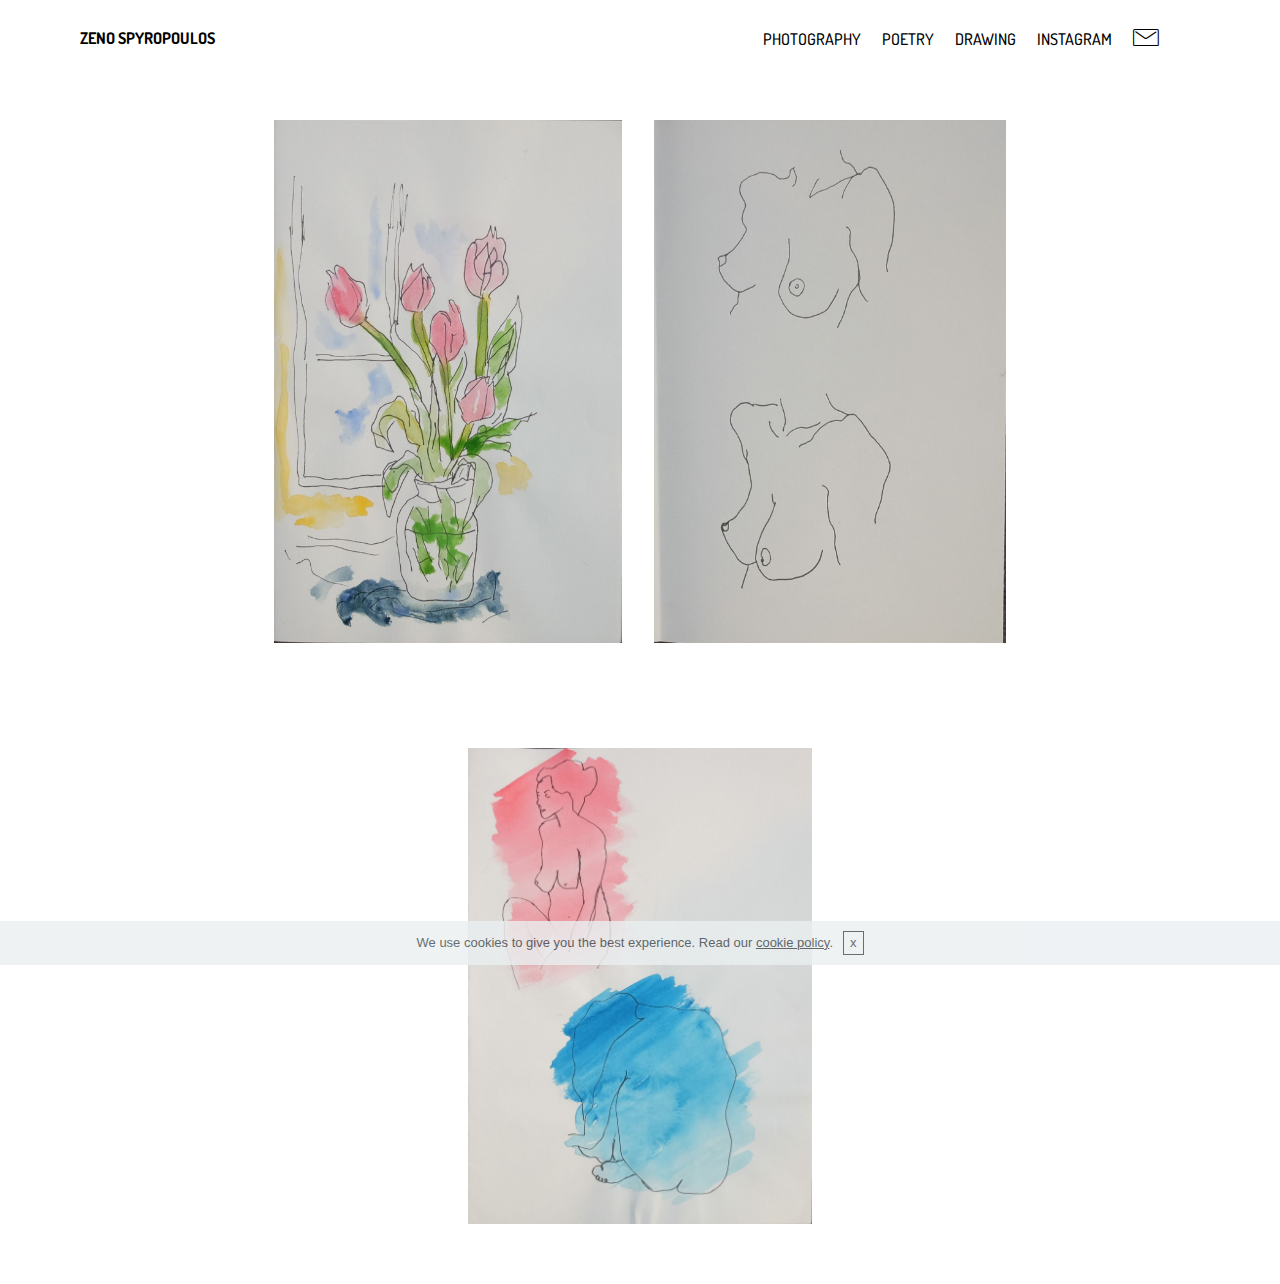
<file: page3.html>
<!DOCTYPE html>
<html>
<head>
  <!-- Site made with Mobirise Website Builder v4.4.0, https://mobirise.com -->
  <meta charset="UTF-8">
  <meta http-equiv="X-UA-Compatible" content="IE=edge">
  <meta name="generator" content="Mobirise v4.4.0, mobirise.com">
  <meta name="viewport" content="width=device-width, initial-scale=1">
  <link rel="shortcut icon" href="assets/images/logo2.png" type="image/x-icon">
  <meta name="description" content="Site Creator Description">
  <title>Drawing</title>
  <link rel="stylesheet" href="assets/web/assets/mobirise-icons/mobirise-icons.css">
  <link rel="stylesheet" href="assets/tether/tether.min.css">
  <link rel="stylesheet" href="assets/bootstrap/css/bootstrap.min.css">
  <link rel="stylesheet" href="assets/bootstrap/css/bootstrap-grid.min.css">
  <link rel="stylesheet" href="assets/bootstrap/css/bootstrap-reboot.min.css">
  <link rel="stylesheet" href="assets/dropdown/css/style.css">
  <link rel="stylesheet" href="assets/theme/css/style.css">
  <link rel="stylesheet" href="assets/mobirise/css/mbr-additional.css" type="text/css">
  
  
  
</head>
<body>

<!-- Google Analytics -->
<!-- Global site tag (gtag.js) - Google Analytics -->
<script async src="https://www.googletagmanager.com/gtag/js?id=UA-115293382-1"></script>
<script>
  window.dataLayer = window.dataLayer || [];
  function gtag(){dataLayer.push(arguments);}
  gtag('js', new Date());

  gtag('config', 'UA-115293382-1');
</script>
<!-- /Google Analytics -->


<section class="menu cid-qAbTlajZoY" once="menu" id="menu1-1e" data-rv-view="141">

    

    <nav class="navbar navbar-expand beta-menu navbar-dropdown align-items-center navbar-fixed-top navbar-toggleable-sm">
        <button class="navbar-toggler navbar-toggler-right" type="button" data-toggle="collapse" data-target="#navbarSupportedContent" aria-controls="navbarSupportedContent" aria-expanded="false" aria-label="Toggle navigation">
            <div class="hamburger">
                <span></span>
                <span></span>
                <span></span>
                <span></span>
            </div>
        </button>
        <div class="menu-logo">
            <div class="navbar-brand">
                
                <span class="navbar-caption-wrap"><a class="navbar-caption text-black display-4" href="index.html">
                        ZENO SPYROPOULOS</a></span>
            </div>
        </div>
        <div class="collapse navbar-collapse" id="navbarSupportedContent">
            <ul class="navbar-nav nav-dropdown nav-right" data-app-modern-menu="true"><li class="nav-item">
                    <a class="nav-link link text-black display-4" href="page1.html">
                        
                        PHOTOGRAPHY</a>
                </li><li class="nav-item">
                    <a class="nav-link link text-black display-4" href="page2.html">
                        
                        POETRY</a>
                </li><li class="nav-item"><a class="nav-link link text-black display-4" href="page3.html">
                        
                        DRAWING</a></li><li class="nav-item"><a class="nav-link link text-black display-4" href="https://www.instagram.com/zenosp/" target="_blank">INSTAGRAM</a></li>
                <li class="nav-item"><a class="nav-link link text-black display-4" href="mailto:zenospyropoulos@gmail.com"><span class="mbri-letter mbr-iconfont mbr-iconfont-btn"></span></a></li><li class="nav-item"><a class="nav-link link text-black display-4" href="page2.html"></a></li></ul>
            
        </div>
    </nav>
</section>

<section class="engine"><a href="https://mobirise.co/a">free web page builder</a></section><section class="cid-qLy7xOfPHt" id="image4-1h" data-rv-view="143">
    <!-- Block parameters controls (Blue "Gear" panel) -->
    
    <!-- End block parameters -->
    <div class="container images-container">
            <div class="media-container-row" style="width: 66%;">
                <div class="img-item item1" style="width: 103%;">
                    <img src="assets/images/re2-1136x1708.jpg" alt="" title="" media-simple="true">
                    
                </div>
                <div class="img-item">
                    <img src="assets/images/re1-1095x1622.jpg" alt="" title="" media-simple="true">
                    
                </div>
            </div>
    </div>
</section>

<section class="cid-qLy8f8b7ad" id="image1-1i" data-rv-view="145">

    

    <figure class="mbr-figure container">
            <div class="image-block" style="width: 31%;">
                <img src="assets/images/re3-1411x1951.jpg" width="1400" alt="Mobirise" title="" media-simple="true">
                
            </div>
    </figure>
</section>


  <script src="assets/web/assets/jquery/jquery.min.js"></script>
  <script src="assets/popper/popper.min.js"></script>
  <script src="assets/tether/tether.min.js"></script>
  <script src="assets/bootstrap/js/bootstrap.min.js"></script>
  <script src="assets/smooth-scroll/smooth-scroll.js"></script>
  <script src="assets/cookies-alert-plugin/cookies-alert-core.js"></script>
  <script src="assets/cookies-alert-plugin/cookies-alert-script.js"></script>
  <script src="assets/dropdown/js/script.min.js"></script>
  <script src="assets/touch-swipe/jquery.touch-swipe.min.js"></script>
  <script src="assets/theme/js/script.js"></script>
  
  
<input name="cookieData" type="hidden" data-cookie-text="We use cookies to give you the best experience. Read our <a href='privacy.html'>cookie policy</a>.">
  </body>
</html>
</file>
<file: assets/web/assets/mobirise-icons/mobirise-icons.css>
@font-face {
  font-family: 'MobiriseIcons';
  src:  url('mobirise-icons.eot?spat4u');
  src:  url('mobirise-icons.eot?spat4u#iefix') format('embedded-opentype'),
    url('mobirise-icons.ttf?spat4u') format('truetype'),
    url('mobirise-icons.woff?spat4u') format('woff'),
    url('mobirise-icons.svg?spat4u#MobiriseIcons') format('svg');
  font-weight: normal;
  font-style: normal;
}

[class^="mbri-"], [class*=" mbri-"] {
  /* use !important to prevent issues with browser extensions that change fonts */
  font-family: MobiriseIcons !important;
  speak: none;
  font-style: normal;
  font-weight: normal;
  font-variant: normal;
  text-transform: none;
  line-height: 1;

  /* Better Font Rendering =========== */
  -webkit-font-smoothing: antialiased;
  -moz-osx-font-smoothing: grayscale;
}

.mbri-add-submenu:before {
  content: "\e900";
}
.mbri-alert:before {
  content: "\e901";
}
.mbri-align-center:before {
  content: "\e902";
}
.mbri-align-justify:before {
  content: "\e903";
}
.mbri-align-left:before {
  content: "\e904";
}
.mbri-align-right:before {
  content: "\e905";
}
.mbri-android:before {
  content: "\e906";
}
.mbri-apple:before {
  content: "\e907";
}
.mbri-arrow-down:before {
  content: "\e908";
}
.mbri-arrow-next:before {
  content: "\e909";
}
.mbri-arrow-prev:before {
  content: "\e90a";
}
.mbri-arrow-up:before {
  content: "\e90b";
}
.mbri-bold:before {
  content: "\e90c";
}
.mbri-bookmark:before {
  content: "\e90d";
}
.mbri-bootstrap:before {
  content: "\e90e";
}
.mbri-briefcase:before {
  content: "\e90f";
}
.mbri-browse:before {
  content: "\e910";
}
.mbri-bulleted-list:before {
  content: "\e911";
}
.mbri-calendar:before {
  content: "\e912";
}
.mbri-camera:before {
  content: "\e913";
}
.mbri-cart-add:before {
  content: "\e914";
}
.mbri-cart-full:before {
  content: "\e915";
}
.mbri-cash:before {
  content: "\e916";
}
.mbri-change-style:before {
  content: "\e917";
}
.mbri-chat:before {
  content: "\e918";
}
.mbri-clock:before {
  content: "\e919";
}
.mbri-close:before {
  content: "\e91a";
}
.mbri-cloud:before {
  content: "\e91b";
}
.mbri-code:before {
  content: "\e91c";
}
.mbri-contact-form:before {
  content: "\e91d";
}
.mbri-credit-card:before {
  content: "\e91e";
}
.mbri-cursor-click:before {
  content: "\e91f";
}
.mbri-cust-feedback:before {
  content: "\e920";
}
.mbri-database:before {
  content: "\e921";
}
.mbri-delivery:before {
  content: "\e922";
}
.mbri-desktop:before {
  content: "\e923";
}
.mbri-devices:before {
  content: "\e924";
}
.mbri-down:before {
  content: "\e925";
}
.mbri-download:before {
  content: "\e989";
}
.mbri-drag-n-drop:before {
  content: "\e927";
}
.mbri-drag-n-drop2:before {
  content: "\e928";
}
.mbri-edit:before {
  content: "\e929";
}
.mbri-edit2:before {
  content: "\e92a";
}
.mbri-error:before {
  content: "\e92b";
}
.mbri-extension:before {
  content: "\e92c";
}
.mbri-features:before {
  content: "\e92d";
}
.mbri-file:before {
  content: "\e92e";
}
.mbri-flag:before {
  content: "\e92f";
}
.mbri-folder:before {
  content: "\e930";
}
.mbri-gift:before {
  content: "\e931";
}
.mbri-github:before {
  content: "\e932";
}
.mbri-globe:before {
  content: "\e933";
}
.mbri-globe-2:before {
  content: "\e934";
}
.mbri-growing-chart:before {
  content: "\e935";
}
.mbri-hearth:before {
  content: "\e936";
}
.mbri-help:before {
  content: "\e937";
}
.mbri-home:before {
  content: "\e938";
}
.mbri-hot-cup:before {
  content: "\e939";
}
.mbri-idea:before {
  content: "\e93a";
}
.mbri-image-gallery:before {
  content: "\e93b";
}
.mbri-image-slider:before {
  content: "\e93c";
}
.mbri-info:before {
  content: "\e93d";
}
.mbri-italic:before {
  content: "\e93e";
}
.mbri-key:before {
  content: "\e93f";
}
.mbri-laptop:before {
  content: "\e940";
}
.mbri-layers:before {
  content: "\e941";
}
.mbri-left-right:before {
  content: "\e942";
}
.mbri-left:before {
  content: "\e943";
}
.mbri-letter:before {
  content: "\e944";
}
.mbri-like:before {
  content: "\e945";
}
.mbri-link:before {
  content: "\e946";
}
.mbri-lock:before {
  content: "\e947";
}
.mbri-login:before {
  content: "\e948";
}
.mbri-logout:before {
  content: "\e949";
}
.mbri-magic-stick:before {
  content: "\e94a";
}
.mbri-map-pin:before {
  content: "\e94b";
}
.mbri-menu:before {
  content: "\e94c";
}
.mbri-mobile:before {
  content: "\e94d";
}
.mbri-mobile2:before {
  content: "\e94e";
}
.mbri-mobirise:before {
  content: "\e94f";
}
.mbri-more-horizontal:before {
  content: "\e950";
}
.mbri-more-vertical:before {
  content: "\e951";
}
.mbri-music:before {
  content: "\e952";
}
.mbri-new-file:before {
  content: "\e953";
}
.mbri-numbered-list:before {
  content: "\e954";
}
.mbri-opened-folder:before {
  content: "\e955";
}
.mbri-pages:before {
  content: "\e956";
}
.mbri-paper-plane:before {
  content: "\e957";
}
.mbri-paperclip:before {
  content: "\e958";
}
.mbri-photo:before {
  content: "\e959";
}
.mbri-photos:before {
  content: "\e95a";
}
.mbri-pin:before {
  content: "\e95b";
}
.mbri-play:before {
  content: "\e95c";
}
.mbri-plus:before {
  content: "\e95d";
}
.mbri-preview:before {
  content: "\e95e";
}
.mbri-print:before {
  content: "\e95f";
}
.mbri-protect:before {
  content: "\e960";
}
.mbri-question:before {
  content: "\e961";
}
.mbri-quote-left:before {
  content: "\e962";
}
.mbri-quote-right:before {
  content: "\e963";
}
.mbri-refresh:before {
  content: "\e964";
}
.mbri-responsive:before {
  content: "\e965";
}
.mbri-right:before {
  content: "\e966";
}
.mbri-rocket:before {
  content: "\e967";
}
.mbri-sad-face:before {
  content: "\e968";
}
.mbri-sale:before {
  content: "\e969";
}
.mbri-save:before {
  content: "\e96a";
}
.mbri-search:before {
  content: "\e96b";
}
.mbri-setting:before {
  content: "\e96c";
}
.mbri-setting2:before {
  content: "\e96d";
}
.mbri-setting3:before {
  content: "\e96e";
}
.mbri-share:before {
  content: "\e96f";
}
.mbri-shopping-bag:before {
  content: "\e970";
}
.mbri-shopping-basket:before {
  content: "\e971";
}
.mbri-shopping-cart:before {
  content: "\e972";
}
.mbri-sites:before {
  content: "\e973";
}
.mbri-smile-face:before {
  content: "\e974";
}
.mbri-speed:before {
  content: "\e975";
}
.mbri-star:before {
  content: "\e976";
}
.mbri-success:before {
  content: "\e977";
}
.mbri-sun:before {
  content: "\e978";
}
.mbri-sun2:before {
  content: "\e979";
}
.mbri-tablet:before {
  content: "\e97a";
}
.mbri-tablet-vertical:before {
  content: "\e97b";
}
.mbri-target:before {
  content: "\e97c";
}
.mbri-timer:before {
  content: "\e97d";
}
.mbri-to-ftp:before {
  content: "\e97e";
}
.mbri-to-local-drive:before {
  content: "\e97f";
}
.mbri-touch-swipe:before {
  content: "\e980";
}
.mbri-touch:before {
  content: "\e981";
}
.mbri-trash:before {
  content: "\e982";
}
.mbri-underline:before {
  content: "\e983";
}
.mbri-unlink:before {
  content: "\e984";
}
.mbri-unlock:before {
  content: "\e985";
}
.mbri-up-down:before {
  content: "\e986";
}
.mbri-up:before {
  content: "\e987";
}
.mbri-update:before {
  content: "\e988";
}
.mbri-upload:before {
 content: "\e926"; 
}
.mbri-user:before {
  content: "\e98a";
}
.mbri-user2:before {
  content: "\e98b";
}
.mbri-users:before {
  content: "\e98c";
}
.mbri-video:before {
  content: "\e98d";
}
.mbri-video-play:before {
  content: "\e98e";
}
.mbri-watch:before {
  content: "\e98f";
}
.mbri-website-theme:before {
  content: "\e990";
}
.mbri-wifi:before {
  content: "\e991";
}
.mbri-windows:before {
  content: "\e992";
}
.mbri-zoom-out:before {
  content: "\e993";
}
.mbri-redo:before {
  content: "\e994";
}
.mbri-undo:before {
  content: "\e995";
}
</file>
<file: assets/dropdown/css/style.css>
.navbar-dropdown {
  left: 0;
  padding: 0;
  position: absolute;
  right: 0;
  top: 0;
  transition: all 0.45s ease;
  z-index: 1030;
  background: #282828; }
  .navbar-dropdown .navbar-logo {
    margin-right: 0.8rem;
    transition: margin 0.3s ease-in-out;
    vertical-align: middle; }
    .navbar-dropdown .navbar-logo img {
      height: 3.125rem;
      transition: all 0.3s ease-in-out; }
    .navbar-dropdown .navbar-logo.mbr-iconfont {
      font-size: 3.125rem;
      line-height: 3.125rem; }
  .navbar-dropdown .navbar-caption {
    font-weight: 700;
    white-space: normal;
    vertical-align: -4px;
    line-height: 3.125rem !important; }
    .navbar-dropdown .navbar-caption, .navbar-dropdown .navbar-caption:hover {
      color: inherit;
      text-decoration: none; }
  .navbar-dropdown .mbr-iconfont + .navbar-caption {
    vertical-align: -1px; }
  .navbar-dropdown.navbar-fixed-top {
    position: fixed; }
  .navbar-dropdown .navbar-brand span {
    vertical-align: -4px; }
  .navbar-dropdown.bg-color.transparent {
    background: none; }
  .navbar-dropdown.navbar-short .navbar-brand {
    padding: 0.625rem 0; }
    .navbar-dropdown.navbar-short .navbar-brand span {
      vertical-align: -1px; }
  .navbar-dropdown.navbar-short .navbar-caption {
    line-height: 2.375rem !important;
    vertical-align: -2px; }
  .navbar-dropdown.navbar-short .navbar-logo {
    margin-right: 0.5rem; }
    .navbar-dropdown.navbar-short .navbar-logo img {
      height: 2.375rem; }
    .navbar-dropdown.navbar-short .navbar-logo.mbr-iconfont {
      font-size: 2.375rem;
      line-height: 2.375rem; }
  .navbar-dropdown.navbar-short .mbr-table-cell {
    height: 3.625rem; }
  .navbar-dropdown .navbar-close {
    left: 0.6875rem;
    position: fixed;
    top: 0.75rem;
    z-index: 1000; }
  .navbar-dropdown .hamburger-icon {
    content: "";
    display: inline-block;
    vertical-align: middle;
    width: 16px;
    -webkit-box-shadow: 0 -6px 0 1px #282828,0 0 0 1px #282828,0 6px 0 1px #282828;
    -moz-box-shadow: 0 -6px 0 1px #282828,0 0 0 1px #282828,0 6px 0 1px #282828;
    box-shadow: 0 -6px 0 1px #282828,0 0 0 1px #282828,0 6px 0 1px #282828; }

.dropdown-menu .dropdown-toggle[data-toggle="dropdown-submenu"]::after {
  border-bottom: 0.35em solid transparent;
  border-left: 0.35em solid;
  border-right: 0;
  border-top: 0.35em solid transparent;
  margin-left: 0.3rem; }

.dropdown-menu .dropdown-item:focus {
  outline: 0; }

.nav-dropdown {
  font-size: 0.75rem;
  font-weight: 500;
  height: auto !important; }
  .nav-dropdown .nav-btn {
    padding-left: 1rem; }
  .nav-dropdown .link {
    margin: .667em 1.667em;
    font-weight: 500;
    padding: 0;
    transition: color .2s ease-in-out; }
    .nav-dropdown .link.dropdown-toggle {
      margin-right: 2.583em; }
      .nav-dropdown .link.dropdown-toggle::after {
        margin-left: .25rem;
        border-top: 0.35em solid;
        border-right: 0.35em solid transparent;
        border-left: 0.35em solid transparent;
        border-bottom: 0; }
      .nav-dropdown .link.dropdown-toggle[aria-expanded="true"] {
        margin: 0;
        padding: 0.667em 3.263em  0.667em 1.667em; }
  .nav-dropdown .link::after,
  .nav-dropdown .dropdown-item::after {
    color: inherit; }
  .nav-dropdown .btn {
    font-size: 0.75rem;
    font-weight: 700;
    letter-spacing: 0;
    margin-bottom: 0;
    padding-left: 1.25rem;
    padding-right: 1.25rem; }
  .nav-dropdown .dropdown-menu {
    border-radius: 0;
    border: 0;
    left: 0;
    margin: 0;
    padding-bottom: 1.25rem;
    padding-top: 1.25rem;
    position: relative; }
  .nav-dropdown .dropdown-submenu {
    margin-left: 0.125rem;
    top: 0; }
  .nav-dropdown .dropdown-item {
    font-weight: 500;
    line-height: 2;
    padding: 0.3846em 4.615em 0.3846em 1.5385em;
    position: relative;
    transition: color .2s ease-in-out, background-color .2s ease-in-out; }
    .nav-dropdown .dropdown-item::after {
      margin-top: -0.3077em;
      position: absolute;
      right: 1.1538em;
      top: 50%; }
    .nav-dropdown .dropdown-item:focus, .nav-dropdown .dropdown-item:hover {
      background: none; }

@media (max-width: 767px) {
  .nav-dropdown.navbar-toggleable-sm {
    bottom: 0;
    display: none;
    left: 0;
    overflow-x: hidden;
    position: fixed;
    top: 0;
    transform: translateX(-100%);
    -ms-transform: translateX(-100%);
    -webkit-transform: translateX(-100%);
    width: 18.75rem;
    z-index: 999; } }
.nav-dropdown.navbar-toggleable-xl {
  bottom: 0;
  display: none;
  left: 0;
  overflow-x: hidden;
  position: fixed;
  top: 0;
  transform: translateX(-100%);
  -ms-transform: translateX(-100%);
  -webkit-transform: translateX(-100%);
  width: 18.75rem;
  z-index: 999; }

.nav-dropdown-sm {
  display: block !important;
  overflow-x: hidden;
  overflow: auto;
  padding-top: 3.875rem; }
  .nav-dropdown-sm::after {
    content: "";
    display: block;
    height: 3rem;
    width: 100%; }
  .nav-dropdown-sm.collapse.in ~ .navbar-close {
    display: block !important; }
  .nav-dropdown-sm.collapsing, .nav-dropdown-sm.collapse.in {
    transform: translateX(0);
    -ms-transform: translateX(0);
    -webkit-transform: translateX(0);
    transition: all 0.25s ease-out;
    -webkit-transition: all 0.25s ease-out;
    background: #282828; }
  .nav-dropdown-sm.collapsing[aria-expanded="false"] {
    transform: translateX(-100%);
    -ms-transform: translateX(-100%);
    -webkit-transform: translateX(-100%); }
  .nav-dropdown-sm .nav-item {
    display: block;
    margin-left: 0 !important;
    padding-left: 0; }
  .nav-dropdown-sm .link,
  .nav-dropdown-sm .dropdown-item {
    border-top: 1px dotted rgba(255, 255, 255, 0.1);
    font-size: 0.8125rem;
    line-height: 1.6;
    margin: 0 !important;
    padding: 0.875rem 2.4rem 0.875rem 1.5625rem !important;
    position: relative;
    white-space: normal; }
    .nav-dropdown-sm .link:focus, .nav-dropdown-sm .link:hover,
    .nav-dropdown-sm .dropdown-item:focus,
    .nav-dropdown-sm .dropdown-item:hover {
      background: rgba(0, 0, 0, 0.2) !important;
      color: #c0a375; }
  .nav-dropdown-sm .nav-btn {
    position: relative;
    padding: 1.5625rem 1.5625rem 0 1.5625rem; }
    .nav-dropdown-sm .nav-btn::before {
      border-top: 1px dotted rgba(255, 255, 255, 0.1);
      content: "";
      left: 0;
      position: absolute;
      top: 0;
      width: 100%; }
    .nav-dropdown-sm .nav-btn + .nav-btn {
      padding-top: 0.625rem; }
      .nav-dropdown-sm .nav-btn + .nav-btn::before {
        display: none; }
  .nav-dropdown-sm .btn {
    padding: 0.625rem 0; }
  .nav-dropdown-sm .dropdown-toggle[data-toggle="dropdown-submenu"]::after {
    margin-left: .25rem;
    border-top: 0.35em solid;
    border-right: 0.35em solid transparent;
    border-left: 0.35em solid transparent;
    border-bottom: 0; }
  .nav-dropdown-sm .dropdown-toggle[data-toggle="dropdown-submenu"][aria-expanded="true"]::after {
    border-top: 0;
    border-right: 0.35em solid transparent;
    border-left: 0.35em solid transparent;
    border-bottom: 0.35em solid; }
  .nav-dropdown-sm .dropdown-menu {
    margin: 0;
    padding: 0;
    position: relative;
    top: 0;
    left: 0;
    width: 100%;
    border: 0;
    float: none;
    border-radius: 0;
    background: none; }
  .nav-dropdown-sm .dropdown-submenu {
    left: 100%;
    margin-left: 0.125rem;
    margin-top: -1.25rem;
    top: 0; }

.navbar-toggleable-sm .nav-dropdown .dropdown-menu {
  position: absolute; }

.navbar-toggleable-sm .nav-dropdown .dropdown-submenu {
  left: 100%;
  margin-left: 0.125rem;
  margin-top: -1.25rem;
  top: 0; }

.navbar-toggleable-sm.opened .nav-dropdown .dropdown-menu {
  position: relative; }

.navbar-toggleable-sm.opened .nav-dropdown .dropdown-submenu {
  left: 0;
  margin-left: 00rem;
  margin-top: 0rem;
  top: 0; }

.is-builder .nav-dropdown.collapsing {
  transition: none !important; }

/*# sourceMappingURL=style.css.map */
</file>
<file: assets/theme/css/style.css>
/*!
 * Mobirise v4 theme (https://mobirise.com/)
 * Copyright 2017 Mobirise
 */
section {
  background-color: #eeeeee; }

section,
.container,
.container-fluid {
  position: relative;
  word-wrap: break-word; }

a.mbr-iconfont:hover {
  text-decoration: none; }

.article .lead p, .article .lead ul, .article .lead ol, .article .lead pre, .article .lead blockquote {
  margin-bottom: 0; }

a {
  font-style: normal;
  font-weight: 400;
  cursor: pointer; }
  a, a:hover {
    text-decoration: none; }

figure {
  margin-bottom: 0; }

body {
  color: #232323; }

h1, h2, h3, h4, h5, h6,
.h1, .h2, .h3, .h4, .h5, .h6,
.display-1, .display-2, .display-3, .display-4 {
  line-height: 1;
  word-break: break-word;
  word-wrap: break-word; }

b, strong {
  font-weight: bold; }

blockquote {
  padding: 10px 0 10px 20px;
  position: relative;
  border-left: 2px solid;
  border-color: #ff3366; }

input:-webkit-autofill, input:-webkit-autofill:hover, input:-webkit-autofill:focus, input:-webkit-autofill:active {
  transition-delay: 9999s;
  transition-property: background-color, color; }

textarea[type="hidden"] {
  display: none; }

body {
  position: relative; }

section {
  background-position: 50% 50%;
  background-repeat: no-repeat;
  background-size: cover; }
  section .mbr-background-video,
  section .mbr-background-video-preview {
    position: absolute;
    bottom: 0;
    left: 0;
    right: 0;
    top: 0; }

.hidden {
  visibility: hidden; }

.mbr-z-index20 {
  z-index: 20; }

/*! Base colors */
.mbr-white {
  color: #ffffff; }

.mbr-black {
  color: #000000; }

.mbr-bg-white {
  background-color: #ffffff; }

.mbr-bg-black {
  background-color: #000000; }

/*! Text-aligns */
.align-left {
  text-align: left; }

.align-center {
  text-align: center; }

.align-right {
  text-align: right; }

@media (max-width: 767px) {
  .align-left, .align-center, .align-right, .mbr-section-btn, .mbr-section-title {
    text-align: center; } }
/*! Font-weight  */
.mbr-light {
  font-weight: 300; }

.mbr-regular {
  font-weight: 400; }

.mbr-semibold {
  font-weight: 500; }

.mbr-bold {
  font-weight: 700; }

/*! Media  */
.media-size-item {
  -webkit-flex: 1 1 auto;
  -moz-flex: 1 1 auto;
  -ms-flex: 1 1 auto;
  -o-flex: 1 1 auto;
  flex: 1 1 auto; }

.media-content {
  -webkit-flex-basis: 100%;
  flex-basis: 100%; }

.media-container-row {
  display: -ms-flexbox;
  display: -webkit-flex;
  display: flex;
  -webkit-flex-direction: row;
  -ms-flex-direction: row;
  flex-direction: row;
  -webkit-flex-wrap: wrap;
  -ms-flex-wrap: wrap;
  flex-wrap: wrap;
  -webkit-justify-content: center;
  -ms-flex-pack: center;
  justify-content: center;
  -webkit-align-content: center;
  -ms-flex-line-pack: center;
  align-content: center;
  -webkit-align-items: start;
  -ms-flex-align: start;
  align-items: start; }
  .media-container-row .media-size-item {
    width: 400px; }

.media-container-column {
  display: -ms-flexbox;
  display: -webkit-flex;
  display: flex;
  -webkit-flex-direction: column;
  -ms-flex-direction: column;
  flex-direction: column;
  -webkit-flex-wrap: wrap;
  -ms-flex-wrap: wrap;
  flex-wrap: wrap;
  -webkit-justify-content: center;
  -ms-flex-pack: center;
  justify-content: center;
  -webkit-align-content: center;
  -ms-flex-line-pack: center;
  align-content: center;
  -webkit-align-items: stretch;
  -ms-flex-align: stretch;
  align-items: stretch; }
  .media-container-column > * {
    width: 100%; }

@media (min-width: 992px) {
  .media-container-row {
    -webkit-flex-wrap: nowrap;
    -ms-flex-wrap: nowrap;
    flex-wrap: nowrap; } }
figure {
  overflow: hidden; }

figure[mbr-media-size] {
  transition: width 0.1s; }

.mbr-figure img, .mbr-figure iframe {
  display: block;
  width: 100%; }

.card {
  background-color: transparent;
  border: none; }

.card-img {
  text-align: center;
  flex-shrink: 0; }

.media {
  max-width: 100%;
  margin: 0 auto; }

.mbr-figure {
  -ms-flex-item-align: center;
  -ms-grid-row-align: center;
  -webkit-align-self: center;
  align-self: center; }

.media-container > div {
  max-width: 100%; }

.mbr-figure img, .card-img img {
  width: 100%; }

@media (max-width: 991px) {
  .media-size-item {
    width: auto !important; }

  .media {
    width: auto; }

  .mbr-figure {
    width: 100% !important; } }
/*! Buttons */
.mbr-section-btn {
  margin-left: -.25rem;
  margin-right: -.25rem;
  font-size: 0; }

nav .mbr-section-btn {
  margin-left: 0rem;
  margin-right: 0rem; }

/*! Btn icon margin */
.btn .mbr-iconfont, .btn.btn-sm .mbr-iconfont {
  cursor: pointer;
  margin-right: 0.5rem; }

.btn.btn-md .mbr-iconfont, .btn.btn-md .mbr-iconfont {
  margin-right: 0.8rem; }

.mbr-regular {
  font-weight: 400; }

.mbr-semibold {
  font-weight: 500; }

.mbr-bold {
  font-weight: 700; }

[type="submit"] {
  -webkit-appearance: none; }

/*! Full-screen */
.mbr-fullscreen .mbr-overlay {
  min-height: 100vh; }

.mbr-fullscreen {
  display: flex;
  display: -webkit-flex;
  display: -moz-flex;
  display: -ms-flex;
  display: -o-flex;
  align-items: center;
  -webkit-align-items: center;
  min-height: 100vh;
  padding-top: 3rem;
  padding-bottom: 3rem; }

/*! Map */
.map {
  height: 25rem;
  position: relative; }
  .map iframe {
    width: 100%;
    height: 100%; }

/* Form */
.form-asterisk {
  font-family: initial;
  position: absolute;
  top: -2px;
  font-weight: normal; }

/*! Scroll to top arrow */
.mbr-arrow-up {
  bottom: 25px;
  right: 90px;
  position: fixed;
  text-align: right;
  z-index: 5000;
  color: #ffffff;
  font-size: 32px;
  transform: rotate(180deg);
  -webkit-transform: rotate(180deg); }

.mbr-arrow-up a {
  background: rgba(0, 0, 0, 0.2);
  border-radius: 3px;
  color: #fff;
  display: inline-block;
  height: 60px;
  width: 60px;
  outline-style: none !important;
  position: relative;
  text-decoration: none;
  transition: all .3s ease-in-out;
  cursor: pointer;
  text-align: center; }
  .mbr-arrow-up a:hover {
    background-color: rgba(0, 0, 0, 0.4); }
  .mbr-arrow-up a i {
    line-height: 60px; }

.mbr-arrow-up-icon {
  display: block;
  color: #fff; }

.mbr-arrow-up-icon::before {
  content: "\203a";
  display: inline-block;
  font-family: serif;
  font-size: 32px;
  line-height: 1;
  font-style: normal;
  position: relative;
  top: 6px;
  left: -4px;
  -webkit-transform: rotate(-90deg);
  transform: rotate(-90deg); }

/*! Arrow Down */
.mbr-arrow {
  position: absolute;
  bottom: 45px;
  left: 50%;
  width: 60px;
  height: 60px;
  cursor: pointer;
  background-color: rgba(80, 80, 80, 0.5);
  border-radius: 50%;
  -webkit-transform: translateX(-50%);
  transform: translateX(-50%); }
  .mbr-arrow > a {
    display: inline-block;
    text-decoration: none;
    outline-style: none;
    -webkit-animation: arrowdown 1.7s ease-in-out infinite;
    animation: arrowdown 1.7s ease-in-out infinite; }
    .mbr-arrow > a > i {
      position: absolute;
      top: -2px;
      left: 15px;
      font-size: 2rem; }

@keyframes arrowdown {
  0% {
    transform: translateY(0px);
    -webkit-transform: translateY(0px); }
  50% {
    transform: translateY(-5px);
    -webkit-transform: translateY(-5px); }
  100% {
    transform: translateY(0px);
    -webkit-transform: translateY(0px); } }
@-webkit-keyframes arrowdown {
  0% {
    transform: translateY(0px);
    -webkit-transform: translateY(0px); }
  50% {
    transform: translateY(-5px);
    -webkit-transform: translateY(-5px); }
  100% {
    transform: translateY(0px);
    -webkit-transform: translateY(0px); } }
@media (max-width: 500px) {
  .mbr-arrow-up {
    left: 50%;
    right: auto;
    transform: translateX(-50%) rotate(180deg);
    -webkit-transform: translateX(-50%) rotate(180deg); } }
/*Gradients animation*/
@keyframes gradient-animation {
  from {
    background-position: 0% 100%;
    animation-timing-function: ease-in-out; }
  to {
    background-position: 100% 0%;
    animation-timing-function: ease-in-out; } }
@-webkit-keyframes gradient-animation {
  from {
    background-position: 0% 100%;
    animation-timing-function: ease-in-out; }
  to {
    background-position: 100% 0%;
    animation-timing-function: ease-in-out; } }
.bg-gradient {
  background-size: 200% 200%;
  animation: gradient-animation 5s infinite alternate;
  -webkit-animation: gradient-animation 5s infinite alternate; }

.menu .navbar-brand {
  display: -webkit-flex; }
  .menu .navbar-brand span {
    display: flex;
    display: -webkit-flex; }
  .menu .navbar-brand .navbar-caption-wrap {
    display: -webkit-flex; }
  .menu .navbar-brand .navbar-logo img {
    display: -webkit-flex; }
@media (min-width: 768px) and (max-width: 991px) {
  .menu .navbar-toggleable-sm .navbar-nav {
    display: -webkit-box;
    display: -webkit-flex;
    display: -ms-flexbox; } }
@media (min-width: 992px) {
  .menu .navbar-nav.nav-dropdown {
    display: -webkit-flex; }
  .menu .navbar-toggleable-sm .navbar-collapse {
    display: -webkit-flex !important; } }

/*# sourceMappingURL=style.css.map */
.engine {
	position: absolute;
	text-indent: -2400px;
	text-align: center;
	padding: 0;
	top: 0;
	left: -2400px;
}
</file>
<file: assets/mobirise-gallery/style.css>
/*-------

   Gallery

-------*/
.mbr-gallery .mbr-gallery-item {
  position: relative;
  display: inline-block;
  width: 25%;
  cursor: pointer; }

@media (max-width: 768px) {
  .mbr-gallery .mbr-gallery-item {
    width: 50%; } }
@media (max-width: 400px) {
  .mbr-gallery .mbr-gallery-item {
    width: 100%; } }
.mbr-gallery .icon-focus,
.mbr-gallery .icon-video {
  position: absolute;
  top: calc(50% - 32px);
  left: calc(50% - 24px);
  font-family: 'MobiriseIcons' !important;
  font-size: 3rem !important;
  color: #fff;
  opacity: 0;
  transition: .2s opacity ease-in-out;
  z-index: 5; }

.mbr-gallery .icon-focus::before {
  content: '\e96b'; }

.mbr-gallery .icon-video::before {
  content: '\e95c'; }

.mbr-gallery .mbr-gallery-item > div:hover .icon-focus,
.mbr-gallery .mbr-gallery-item > div:hover .icon-video {
  opacity: 1; }

.mbr-gallery .mbr-gallery-item img {
  width: 100%;
  opacity: 1;
  -webkit-transition: .2s opacity ease-in-out;
  transition: .2s opacity ease-in-out; }

.mbr-gallery .mbr-gallery-item > div:hover img {
  opacity: 1; }

.mbr-gallery .mbr-gallery-item > div {
  background: #fff;
  display: block;
  outline: none;
  position: relative; }

.mbr-gallery .mbr-gallery-item .icon {
  -webkit-transform: translateX(-50%) translateY(-50%);
  -webkit-transition: .2s opacity ease-in-out;
  color: #000;
  font-size: 30px;
  height: 69px;
  left: 50%;
  opacity: 0;
  position: absolute;
  top: 50%;
  transform: translateX(-50%) translateY(-50%);
  transition: .2s opacity ease-in-out;
  width: 69px; }

.mbr-gallery .mbr-gallery-item .icon::after,
.mbr-gallery .mbr-gallery-item .icon::before {
  content: '';
  display: block;
  position: absolute;
  height: 69px;
  width: 1px;
  margin-left: 34.5px;
  background-color: #fff; }

.mbr-gallery .mbr-gallery-item .icon::after {
  width: 69px;
  height: 1px;
  margin-left: 0;
  margin-top: 34.5px; }

.mbr-gallery .mbr-gallery-item > div:hover .icon {
  opacity: 1; }

.mbr-gallery .mbr-gallery-item > div:hover::before {
  opacity: .9; }

.mbr-gallery .mbr-gallery-item > div:hover .mbr-gallery-title {
  background: transparent !important; }

/* remove spacing */
.mbr-gallery .mbr-gallery-row.no-gutter {
  margin: 0; }

.mbr-gallery .mbr-gallery-row.no-gutter .mbr-gallery-item {
  padding: 0; }

/* container */
.mbr-gallery .container.mbr-gallery-layout-default {
  padding: 93px 0; }

/* fix horizontal scrollbar */
.mbr-gallery .mbr-gallery-layout-article,
.mbr-gallery .mbr-gallery-layout-default {
  overflow: hidden; }

/* lightbox */
.mbr-gallery .modal {
  position: fixed;
  overflow: hidden;
  padding-right: 0 !important; }

.mbr-gallery .modal-content {
  border-radius: 0;
  border: none;
  background: transparent; }

.mbr-gallery .modal-body {
  padding: 0; }

.mbr-gallery .modal-body img {
  width: 100%; }

.mbr-gallery .modal .close {
  position: fixed;
  background: #1b1b1b;
  opacity: .5;
  font-size: 35px;
  font-weight: 300;
  width: 70px;
  height: 70px;
  border-radius: 50%;
  color: #fff;
  top: 2.5rem;
  right: 2.5rem;
  line-height: 70px;
  border: none;
  text-align: center;
  text-shadow: none;
  z-index: 5;
  -webkit-transition: opacity .3s ease;
  -moz-transition: opacity .3s ease;
  -o-transition: opacity .3s ease;
  transition: opacity .3s ease;
  font-family: 'MobiriseIcons'; }
  .mbr-gallery .modal .close::before {
    content: '\e91a'; }

.mbr-gallery .modal .close:hover {
  opacity: 1;
  background: #000;
  color: #fff; }

.mbr-gallery .modal-dialog {
  max-width: 100% !important; }

.mbr-gallery .modal.in .modal-dialog {
  margin: 0 auto; }

/* modal back color opacity */
.modal-backdrop.in {
  opacity: .8;
  filter: alpha(opacity=80); }

@media (max-width: 768px) {
  .mbr-gallery .carousel-control,
  .mbr-gallery .carousel-indicators,
  .mbr-gallery .modal .close {
    position: fixed; } }
/* fix fade in effect */
.mbr-gallery .modal.fade .modal-dialog {
  -webkit-transition: margin-top .3s ease-out;
  -moz-transition: margin-top .3s ease-out;
  -o-transition: margin-top .3s ease-out;
  transition: margin-top .3s ease-out; }

.mbr-gallery .modal.fade .modal-dialog,
.mbr-gallery .modal.in .modal-dialog {
  -webkit-transform: none;
  -ms-transform: none;
  -o-transform: none;
  transform: none; }

/*-------

   Slider

-------*/
.mbr-slider .carousel-inner > .active,
.mbr-slider .carousel-inner > .next,
.mbr-slider .carousel-inner > .prev {
  display: table; }

.mbr-slider .carousel-control {
  position: absolute;
  width: 70px;
  height: 70px;
  top: 50%;
  margin-top: -35px;
  line-height: 70px;
  border-radius: 50%;
  font-size: 35px;
  border: 0;
  opacity: .5;
  text-shadow: none;
  z-index: 5;
  color: #fff;
  -webkit-transition: all .2s ease-in-out 0s;
  -o-transition: all .2s ease-in-out 0s;
  transition: all .2s ease-in-out 0s; }

.mbr-gallery .mbr-slider .carousel-control {
  position: fixed; }

@media (max-width: 991px) {
  .mbr-gallery .mbr-slider .carousel-control {
    bottom: 2.5rem;
    margin-top: 0;
    top: auto;
    z-index: 17; } }
.mbr-gallery .mbr-slider .carousel-inner > .active {
  display: block; }

.mbr-slider .carousel-control.left {
  left: 0;
  margin-left: 2.5rem; }

.mbr-slider .carousel-control.right {
  right: 0;
  margin-right: 2.5rem; }

.mbr-slider .carousel-control .icon-next,
.mbr-slider .carousel-control .icon-prev {
  margin-top: -18px;
  font-size: 40px;
  line-height: 27px; }

.mbr-slider .carousel-control:hover {
  background: #1b1b1b;
  color: #fff;
  opacity: 1; }

.mbr-slider .carousel-indicators {
  position: absolute;
  bottom: 0;
  margin-bottom: 1.5rem !important; }

@media (max-width: 543px) {
  .mbr-slider .carousel-indicators {
    display: none; } }
.carousel-indicators .active,
.carousel-indicators li {
  width: 15px;
  height: 15px;
  margin: 3px;
  background: #1b1b1b;
  border: 0;
  opacity: .5; }

.carousel-indicators .active {
  border: 4px solid #1b1b1b;
  background: #fff; }

.carousel-indicators li {
  max-width: 15px;
  max-height: 15px;
  margin: 3px;
  background: #1b1b1b;
  border: 0;
  border-radius: 50%;
  opacity: .5; }

.carousel-indicators li.active {
  border: 4px solid #1b1b1b;
  background: #fff; }

.container .carousel-indicators {
  margin-bottom: 3px; }

.mbr-gallery .mbr-slider .carousel-indicators {
  position: fixed;
  margin-bottom: 2.5rem !important; }

@media (max-width: 991px) {
  .mbr-gallery .mbr-slider .carousel-indicators {
    margin-bottom: 3.625rem !important;
    padding-left: 2.5rem;
    padding-right: 2.5rem; } }
.mbr-slider .carousel-indicators .active,
.mbr-slider .carousel-indicators li {
  width: 20px;
  height: 20px;
  margin: 3px;
  background: #1b1b1b;
  border: 0;
  opacity: .5; }

.mbr-slider .carousel-indicators .active {
  border: 4px solid #1b1b1b;
  background: #fff; }

@media (max-width: 767px) {
  .mbr-slider .carousel-control {
    top: auto;
    bottom: 20px; }

  .mbr-slider > .container .carousel-control {
    margin-bottom: 0; } }
/* boxed slider */
.mbr-slider > .boxed-slider {
  position: relative;
  padding: 93px 0; }

.mbr-slider > .boxed-slider > div {
  position: relative; }

.mbr-slider > .container img {
  width: 100%; }

.mbr-slider > .container img + .row {
  position: absolute;
  top: 50%;
  left: 0;
  right: 0;
  -webkit-transform: translateY(-50%);
  -moz-transform: translateY(-50%);
  transform: translateY(-50%);
  z-index: 2; }

.mbr-slider .mbr-section {
  padding: 0;
  background-attachment: scroll; }

.mbr-slider .mbr-table-cell {
  padding: 0; }

.mbr-slider > .container .carousel-indicators {
  margin-bottom: 3px; }

/* article slider */
.mbr-slider > .article-slider .mbr-section,
.mbr-slider > .article-slider .mbr-section .mbr-table-cell {
  padding-top: 0;
  padding-bottom: 0; }

.modal-backdrop.show {
  opacity: .7; }

.video-container .mbr-background-video iframe {
  width: 100%;
  height: 100%; }

.mbr-gallery-item__hided {
  position: absolute !important;
  left: 0 !important;
  width: 0 !important;
  height: 0;
  padding: 0 !important; }

.mbr-gallery-item__hided img {
  display: none !important; }

.mbr-gallery-item__hided span {
  display: none !important; }

.mbr-gallery-filter {
  padding-top: 30px;
  padding-bottom: 30px;
  text-align: center; }
  .mbr-gallery-filter li {
    display: inline-block;
    padding: 5px 0;
    transition: all .3s ease-out; }
    .mbr-gallery-filter li .btn {
      cursor: pointer; }
  .mbr-gallery-filter.gallery-filter__bg li {
    color: #fff; }
  .mbr-gallery-filter.gallery-filter__bg .active {
    color: #000;
    background-color: #fff; }
  .mbr-gallery-filter ul {
    display: inline-block;
    width: 100%;
    padding-left: 0;
    margin-bottom: 0;
    list-style: none; }

.mbr-gallery-item > div {
  position: relative; }

.mbr-gallery-item--p1 {
  padding: 0.5rem; }

.mbr-gallery-item--p2 {
  padding: 1rem; }

.mbr-gallery-item--p3 {
  padding: 1.5rem; }

.mbr-gallery-item--p4 {
  padding: 2rem; }

.mbr-gallery-item--p5 {
  padding: 2.5rem; }

.mbr-gallery-item--p6 {
  padding: 3rem; }

.mbr-gallery .mbr-gallery-item--p4 {
  width: 33.333%; }

.mbr-gallery .mbr-gallery-item--p6, .mbr-gallery .mbr-gallery-item--p5 {
  width: 50%; }

@media (max-width: 992px) {
  .mbr-gallery-item--p1 {
    padding: 0.5rem; }

  .mbr-gallery-item--p2 {
    padding: 0.8rem; }

  .mbr-gallery-item--p3 {
    padding: 1rem; }

  .mbr-gallery-item--p4 {
    padding: 1.5rem; }

  .mbr-gallery-item--p5 {
    padding: 1.8rem; }

  .mbr-gallery-item--p6 {
    padding: 2rem; }

  .mbr-gallery .mbr-gallery-item--p2,
  .mbr-gallery .mbr-gallery-item--p3 {
    width: 50%; }

  .mbr-gallery .mbr-gallery-item--p6,
  .mbr-gallery .mbr-gallery-item--p5,
  .mbr-gallery .mbr-gallery-item--p4 {
    width: 100%; } }
@media (max-width: 400px) {
  .mbr-gallery .mbr-gallery-item--p3,
  .mbr-gallery .mbr-gallery-item--p2,
  .mbr-gallery .mbr-gallery-item--p1 {
    width: 100%; } }

/*# sourceMappingURL=style.css.map */
</file>
<file: assets/mobirise/css/mbr-additional.css>
@import url(https://fonts.googleapis.com/css?family=Roboto+Slab:100,300,400,700);
@import url(https://fonts.googleapis.com/css?family=Rubik:300,300i,400,400i,500,500i,700,700i,900,900i);
@import url(https://fonts.googleapis.com/css?family=Dosis:200,300,400,500,600,700,800);





body {
  font-style: normal;
  line-height: 1.5;
}
.mbr-section-title {
  font-style: normal;
  line-height: 1.2;
}
.mbr-section-subtitle {
  line-height: 1.3;
}
.mbr-text {
  font-style: normal;
  line-height: 1.6;
}
.display-1 {
  font-family: 'Roboto Slab', serif;
  font-size: 4.25rem;
}
.display-1 > .mbr-iconfont {
  font-size: 6.8rem;
}
.display-2 {
  font-family: 'Rubik', sans-serif;
  font-size: 3rem;
}
.display-2 > .mbr-iconfont {
  font-size: 4.8rem;
}
.display-4 {
  font-family: 'Dosis', sans-serif;
  font-size: 1rem;
}
.display-4 > .mbr-iconfont {
  font-size: 1.6rem;
}
.display-5 {
  font-family: 'Rubik', sans-serif;
  font-size: 1.5rem;
}
.display-5 > .mbr-iconfont {
  font-size: 2.4rem;
}
.display-7 {
  font-family: 'Rubik', sans-serif;
  font-size: 1rem;
}
.display-7 > .mbr-iconfont {
  font-size: 1.6rem;
}
/* ---- Fluid typography for mobile devices ---- */
/* 1.4 - font scale ratio ( bootstrap == 1.42857 ) */
/* 100vw - current viewport width */
/* (48 - 20)  48 == 48rem == 768px, 20 == 20rem == 320px(minimal supported viewport) */
/* 0.65 - min scale variable, may vary */
@media (max-width: 768px) {
  .display-1 {
    font-size: 3.4rem;
    font-size: calc( 2.1374999999999997rem + (4.25 - 2.1374999999999997) * ((100vw - 20rem) / (48 - 20)));
    line-height: calc( 1.4 * (2.1374999999999997rem + (4.25 - 2.1374999999999997) * ((100vw - 20rem) / (48 - 20))));
  }
  .display-2 {
    font-size: 2.4rem;
    font-size: calc( 1.7rem + (3 - 1.7) * ((100vw - 20rem) / (48 - 20)));
    line-height: calc( 1.4 * (1.7rem + (3 - 1.7) * ((100vw - 20rem) / (48 - 20))));
  }
  .display-4 {
    font-size: 0.8rem;
    font-size: calc( 1rem + (1 - 1) * ((100vw - 20rem) / (48 - 20)));
    line-height: calc( 1.4 * (1rem + (1 - 1) * ((100vw - 20rem) / (48 - 20))));
  }
  .display-5 {
    font-size: 1.2rem;
    font-size: calc( 1.175rem + (1.5 - 1.175) * ((100vw - 20rem) / (48 - 20)));
    line-height: calc( 1.4 * (1.175rem + (1.5 - 1.175) * ((100vw - 20rem) / (48 - 20))));
  }
}
/* Buttons */
.btn {
  font-weight: 500;
  border-width: 2px;
  font-style: normal;
  letter-spacing: 1px;
  margin: .4rem .8rem;
  white-space: normal;
  -webkit-transition: all 0.3s ease-in-out;
  -moz-transition: all 0.3s ease-in-out;
  transition: all 0.3s ease-in-out;
  padding: 1rem 3rem;
  border-radius: 3px;
  display: inline-flex;
  align-items: center;
  justify-content: center;
  word-break: break-word;
}
.btn-sm {
  font-weight: 500;
  letter-spacing: 1px;
  -webkit-transition: all 0.3s ease-in-out;
  -moz-transition: all 0.3s ease-in-out;
  transition: all 0.3s ease-in-out;
  padding: 0.6rem 1.5rem;
  border-radius: 3px;
}
.btn-md {
  font-weight: 500;
  letter-spacing: 1px;
  margin: .4rem .8rem !important;
  -webkit-transition: all 0.3s ease-in-out;
  -moz-transition: all 0.3s ease-in-out;
  transition: all 0.3s ease-in-out;
  padding: 1rem 3rem;
  border-radius: 3px;
}
.btn-lg {
  font-weight: 500;
  letter-spacing: 1px;
  margin: .4rem .8rem !important;
  -webkit-transition: all 0.3s ease-in-out;
  -moz-transition: all 0.3s ease-in-out;
  transition: all 0.3s ease-in-out;
  padding: 1.2rem 3.2rem;
  border-radius: 3px;
}
.bg-primary {
  background-color: #149dcc !important;
}
.bg-success {
  background-color: #f7ed4a !important;
}
.bg-info {
  background-color: #82786e !important;
}
.bg-warning {
  background-color: #879a9f !important;
}
.bg-danger {
  background-color: #b1a374 !important;
}
.btn-primary,
.btn-primary:active {
  background-color: #149dcc;
  border-color: #149dcc;
  color: #ffffff;
}
.btn-primary:hover,
.btn-primary:focus,
.btn-primary.focus,
.btn-primary.active {
  color: #ffffff;
  background-color: #0d6786;
  border-color: #0d6786;
}
.btn-primary.disabled,
.btn-primary:disabled {
  color: #ffffff !important;
  background-color: #0d6786 !important;
  border-color: #0d6786 !important;
}
.btn-secondary,
.btn-secondary:active {
  background-color: #ff3366;
  border-color: #ff3366;
  color: #ffffff;
}
.btn-secondary:hover,
.btn-secondary:focus,
.btn-secondary.focus,
.btn-secondary.active {
  color: #ffffff;
  background-color: #e50039;
  border-color: #e50039;
}
.btn-secondary.disabled,
.btn-secondary:disabled {
  color: #ffffff !important;
  background-color: #e50039 !important;
  border-color: #e50039 !important;
}
.btn-info,
.btn-info:active {
  background-color: #82786e;
  border-color: #82786e;
  color: #ffffff;
}
.btn-info:hover,
.btn-info:focus,
.btn-info.focus,
.btn-info.active {
  color: #ffffff;
  background-color: #59524b;
  border-color: #59524b;
}
.btn-info.disabled,
.btn-info:disabled {
  color: #ffffff !important;
  background-color: #59524b !important;
  border-color: #59524b !important;
}
.btn-success,
.btn-success:active {
  background-color: #f7ed4a;
  border-color: #f7ed4a;
  color: #ffffff;
}
.btn-success:hover,
.btn-success:focus,
.btn-success.focus,
.btn-success.active {
  color: #ffffff;
  background-color: #eadd0a;
  border-color: #eadd0a;
}
.btn-success.disabled,
.btn-success:disabled {
  color: #ffffff !important;
  background-color: #eadd0a !important;
  border-color: #eadd0a !important;
}
.btn-warning,
.btn-warning:active {
  background-color: #879a9f;
  border-color: #879a9f;
  color: #ffffff;
}
.btn-warning:hover,
.btn-warning:focus,
.btn-warning.focus,
.btn-warning.active {
  color: #ffffff;
  background-color: #617479;
  border-color: #617479;
}
.btn-warning.disabled,
.btn-warning:disabled {
  color: #ffffff !important;
  background-color: #617479 !important;
  border-color: #617479 !important;
}
.btn-danger,
.btn-danger:active {
  background-color: #b1a374;
  border-color: #b1a374;
  color: #ffffff;
}
.btn-danger:hover,
.btn-danger:focus,
.btn-danger.focus,
.btn-danger.active {
  color: #ffffff;
  background-color: #8b7d4e;
  border-color: #8b7d4e;
}
.btn-danger.disabled,
.btn-danger:disabled {
  color: #ffffff !important;
  background-color: #8b7d4e !important;
  border-color: #8b7d4e !important;
}
.btn-white {
  color: #333333 !important;
}
.btn-white,
.btn-white:active {
  background-color: #ffffff;
  border-color: #ffffff;
  color: #ffffff;
}
.btn-white:hover,
.btn-white:focus,
.btn-white.focus,
.btn-white.active {
  color: #ffffff;
  background-color: #d4d4d4;
  border-color: #d4d4d4;
}
.btn-white.disabled,
.btn-white:disabled {
  color: #ffffff !important;
  background-color: #d4d4d4 !important;
  border-color: #d4d4d4 !important;
}
.btn-black,
.btn-black:active {
  background-color: #333333;
  border-color: #333333;
  color: #ffffff;
}
.btn-black:hover,
.btn-black:focus,
.btn-black.focus,
.btn-black.active {
  color: #ffffff;
  background-color: #0d0d0d;
  border-color: #0d0d0d;
}
.btn-black.disabled,
.btn-black:disabled {
  color: #ffffff !important;
  background-color: #0d0d0d !important;
  border-color: #0d0d0d !important;
}
.btn-primary-outline,
.btn-primary-outline:active {
  background: none;
  border-color: #0b566f;
  color: #0b566f;
}
.btn-primary-outline:hover,
.btn-primary-outline:focus,
.btn-primary-outline.focus,
.btn-primary-outline.active {
  color: #ffffff;
  background-color: #149dcc;
  border-color: #149dcc;
}
.btn-primary-outline.disabled,
.btn-primary-outline:disabled {
  color: #ffffff !important;
  background-color: #149dcc !important;
  border-color: #149dcc !important;
}
.btn-secondary-outline,
.btn-secondary-outline:active {
  background: none;
  border-color: #cc0033;
  color: #cc0033;
}
.btn-secondary-outline:hover,
.btn-secondary-outline:focus,
.btn-secondary-outline.focus,
.btn-secondary-outline.active {
  color: #ffffff;
  background-color: #ff3366;
  border-color: #ff3366;
}
.btn-secondary-outline.disabled,
.btn-secondary-outline:disabled {
  color: #ffffff !important;
  background-color: #ff3366 !important;
  border-color: #ff3366 !important;
}
.btn-info-outline,
.btn-info-outline:active {
  background: none;
  border-color: #4b453f;
  color: #4b453f;
}
.btn-info-outline:hover,
.btn-info-outline:focus,
.btn-info-outline.focus,
.btn-info-outline.active {
  color: #ffffff;
  background-color: #82786e;
  border-color: #82786e;
}
.btn-info-outline.disabled,
.btn-info-outline:disabled {
  color: #ffffff !important;
  background-color: #82786e !important;
  border-color: #82786e !important;
}
.btn-success-outline,
.btn-success-outline:active {
  background: none;
  border-color: #d2c609;
  color: #d2c609;
}
.btn-success-outline:hover,
.btn-success-outline:focus,
.btn-success-outline.focus,
.btn-success-outline.active {
  color: #ffffff;
  background-color: #f7ed4a;
  border-color: #f7ed4a;
}
.btn-success-outline.disabled,
.btn-success-outline:disabled {
  color: #ffffff !important;
  background-color: #f7ed4a !important;
  border-color: #f7ed4a !important;
}
.btn-warning-outline,
.btn-warning-outline:active {
  background: none;
  border-color: #55666b;
  color: #55666b;
}
.btn-warning-outline:hover,
.btn-warning-outline:focus,
.btn-warning-outline.focus,
.btn-warning-outline.active {
  color: #ffffff;
  background-color: #879a9f;
  border-color: #879a9f;
}
.btn-warning-outline.disabled,
.btn-warning-outline:disabled {
  color: #ffffff !important;
  background-color: #879a9f !important;
  border-color: #879a9f !important;
}
.btn-danger-outline,
.btn-danger-outline:active {
  background: none;
  border-color: #7a6e45;
  color: #7a6e45;
}
.btn-danger-outline:hover,
.btn-danger-outline:focus,
.btn-danger-outline.focus,
.btn-danger-outline.active {
  color: #ffffff;
  background-color: #b1a374;
  border-color: #b1a374;
}
.btn-danger-outline.disabled,
.btn-danger-outline:disabled {
  color: #ffffff !important;
  background-color: #b1a374 !important;
  border-color: #b1a374 !important;
}
.btn-black-outline,
.btn-black-outline:active {
  background: none;
  border-color: #000000;
  color: #000000;
}
.btn-black-outline:hover,
.btn-black-outline:focus,
.btn-black-outline.focus,
.btn-black-outline.active {
  color: #ffffff;
  background-color: #333333;
  border-color: #333333;
}
.btn-black-outline.disabled,
.btn-black-outline:disabled {
  color: #ffffff !important;
  background-color: #333333 !important;
  border-color: #333333 !important;
}
.btn-white-outline,
.btn-white-outline:active,
.btn-white-outline.active {
  background: none;
  border-color: #ffffff;
  color: #ffffff;
}
.btn-white-outline:hover,
.btn-white-outline:focus,
.btn-white-outline.focus {
  color: #333333;
  background-color: #ffffff;
  border-color: #ffffff;
}
.text-primary {
  color: #149dcc !important;
}
.text-secondary {
  color: #ff3366 !important;
}
.text-success {
  color: #f7ed4a !important;
}
.text-info {
  color: #82786e !important;
}
.text-warning {
  color: #879a9f !important;
}
.text-danger {
  color: #b1a374 !important;
}
.text-white {
  color: #ffffff !important;
}
.text-black {
  color: #000000 !important;
}
a.text-primary:hover,
a.text-primary:focus {
  color: #0b566f !important;
}
a.text-secondary:hover,
a.text-secondary:focus {
  color: #cc0033 !important;
}
a.text-success:hover,
a.text-success:focus {
  color: #d2c609 !important;
}
a.text-info:hover,
a.text-info:focus {
  color: #4b453f !important;
}
a.text-warning:hover,
a.text-warning:focus {
  color: #55666b !important;
}
a.text-danger:hover,
a.text-danger:focus {
  color: #7a6e45 !important;
}
a.text-white:hover,
a.text-white:focus {
  color: #b3b3b3 !important;
}
a.text-black:hover,
a.text-black:focus {
  color: #4d4d4d !important;
}
.alert-success {
  background-color: #70c770;
}
.alert-info {
  background-color: #82786e;
}
.alert-warning {
  background-color: #879a9f;
}
.alert-danger {
  background-color: #b1a374;
}
.mbr-section-btn a.btn:not(.btn-form) {
  border-radius: 100px;
}
.mbr-section-btn a.btn:not(.btn-form):hover {
  box-shadow: 0 10px 40px 0 rgba(0, 0, 0, 0.2);
}
.mbr-gallery-filter li a {
  border-radius: 100px !important;
}
.mbr-gallery-filter li.active .btn {
  background-color: #149dcc;
  border-color: #149dcc;
  color: #ffffff;
}
.mbr-gallery-filter li.active .btn:focus {
  box-shadow: none;
}
.nav-tabs .nav-link {
  border-radius: 100px !important;
}
.btn-form {
  border-radius: 0;
}
.btn-form:hover {
  cursor: pointer;
}
a,
a:hover {
  color: #149dcc;
}
.mbr-plan-header.bg-primary .mbr-plan-subtitle,
.mbr-plan-header.bg-primary .mbr-plan-price-desc {
  color: #b4e6f8;
}
.mbr-plan-header.bg-success .mbr-plan-subtitle,
.mbr-plan-header.bg-success .mbr-plan-price-desc {
  color: #ffffff;
}
.mbr-plan-header.bg-info .mbr-plan-subtitle,
.mbr-plan-header.bg-info .mbr-plan-price-desc {
  color: #beb8b2;
}
.mbr-plan-header.bg-warning .mbr-plan-subtitle,
.mbr-plan-header.bg-warning .mbr-plan-price-desc {
  color: #ced6d8;
}
.mbr-plan-header.bg-danger .mbr-plan-subtitle,
.mbr-plan-header.bg-danger .mbr-plan-price-desc {
  color: #dfd9c6;
}
/* Scroll to top button*/
.scrollToTop_wraper {
  opacity: 0 !important;
}
/* Others*/
.note-check a[data-value=Rubik] {
  font-style: normal;
}
.mbr-arrow a {
  color: #ffffff;
}
.form-control-label {
  position: relative;
  cursor: pointer;
  margin-bottom: .357em;
  padding: 0;
}
.alert {
  color: #ffffff;
  border-radius: 0;
  border: 0;
  font-size: .875rem;
  line-height: 1.5;
  margin-bottom: 1.875rem;
  padding: 1.25rem;
  position: relative;
}
.alert.alert-form::after {
  background-color: inherit;
  bottom: -7px;
  content: "";
  display: block;
  height: 14px;
  left: 50%;
  margin-left: -7px;
  position: absolute;
  transform: rotate(45deg);
  width: 14px;
}
.form-control {
  background-color: #f5f5f5;
  box-shadow: none;
  color: #565656;
  font-family: 'Rubik', sans-serif;
  font-size: 1rem;
  line-height: 1.43;
  min-height: 3.5em;
  padding: 1.07em .5em;
}
.form-control > .mbr-iconfont {
  font-size: 1.6rem;
}
.form-control,
.form-control:focus {
  border: 1px solid #e8e8e8;
}
.form-active .form-control:invalid {
  border-color: red;
}
.mbr-overlay {
  background-color: #000;
  bottom: 0;
  left: 0;
  opacity: .5;
  position: absolute;
  right: 0;
  top: 0;
  z-index: 0;
}
blockquote {
  font-style: italic;
  padding: 10px 0 10px 20px;
  font-size: 1.09rem;
  position: relative;
  border-color: #149dcc;
  border-width: 3px;
}
ul,
ol,
pre,
blockquote {
  margin-bottom: 2.3125rem;
}
pre {
  background: #f4f4f4;
  padding: 10px 24px;
  white-space: pre-wrap;
}
.inactive {
  -webkit-user-select: none;
  -moz-user-select: none;
  -ms-user-select: none;
  user-select: none;
  pointer-events: none;
  -webkit-user-drag: none;
  user-drag: none;
}
.mbr-section__comments .row {
  justify-content: center;
}
/* Forms */
.mbr-form .btn {
  margin: .4rem 0;
}
.mbr-form .input-group-btn a.btn {
  border-radius: 100px !important;
}
.mbr-form .input-group-btn a.btn:hover {
  box-shadow: 0 10px 40px 0 rgba(0, 0, 0, 0.2);
}
.mbr-form .input-group-btn button[type="submit"] {
  border-radius: 100px !important;
  padding: 1rem 3rem;
}
.mbr-form .input-group-btn button[type="submit"]:hover {
  box-shadow: 0 10px 40px 0 rgba(0, 0, 0, 0.2);
}
.form2 .form-control {
  border-top-left-radius: 100px;
  border-bottom-left-radius: 100px;
}
.form2 .input-group-btn a.btn {
  border-top-left-radius: 0 !important;
  border-bottom-left-radius: 0 !important;
}
.form2 .input-group-btn button[type="submit"] {
  border-top-left-radius: 0 !important;
  border-bottom-left-radius: 0 !important;
}
.form3 input[type="email"] {
  border-radius: 100px !important;
}
@media (max-width: 349px) {
  .form2 input[type="email"] {
    border-radius: 100px !important;
  }
  .form2 .input-group-btn a.btn {
    border-radius: 100px !important;
  }
  .form2 .input-group-btn button[type="submit"] {
    border-radius: 100px !important;
  }
}
@media (max-width: 767px) {
  .btn {
    font-size: .75rem !important;
  }
  .btn .mbr-iconfont {
    font-size: 1rem !important;
  }
}
/* Social block */
.btn-social {
  font-size: 20px;
  border-radius: 50%;
  padding: 0;
  width: 44px;
  height: 44px;
  line-height: 44px;
  text-align: center;
  position: relative;
  border: 2px solid #c0a375;
  border-color: #149dcc;
  color: #232323;
  cursor: pointer;
}
.btn-social i {
  top: 0;
  line-height: 44px;
  width: 44px;
}
.btn-social:hover {
  color: #fff;
  background: #149dcc;
}
.btn-social + .btn {
  margin-left: .1rem;
}
/* Footer */
.mbr-footer-content li::before,
.mbr-footer .mbr-contacts li::before {
  background: #149dcc;
}
.mbr-footer-content li a:hover,
.mbr-footer .mbr-contacts li a:hover {
  color: #149dcc;
}
.footer3 input[type="email"],
.footer4 input[type="email"] {
  border-radius: 100px !important;
}
.footer3 .input-group-btn a.btn,
.footer4 .input-group-btn a.btn {
  border-radius: 100px !important;
}
.footer3 .input-group-btn button[type="submit"],
.footer4 .input-group-btn button[type="submit"] {
  border-radius: 100px !important;
}
/* Headers*/
.header13 .form-inline input[type="email"],
.header14 .form-inline input[type="email"] {
  border-radius: 100px;
}
.header13 .form-inline input[type="text"],
.header14 .form-inline input[type="text"] {
  border-radius: 100px;
}
.header13 .form-inline input[type="tel"],
.header14 .form-inline input[type="tel"] {
  border-radius: 100px;
}
.header13 .form-inline a.btn,
.header14 .form-inline a.btn {
  border-radius: 100px;
}
.header13 .form-inline button,
.header14 .form-inline button {
  border-radius: 100px !important;
}
.offset-1 {
  margin-left: 8.33333%;
}
.offset-2 {
  margin-left: 16.66667%;
}
.offset-3 {
  margin-left: 25%;
}
.offset-4 {
  margin-left: 33.33333%;
}
.offset-5 {
  margin-left: 41.66667%;
}
.offset-6 {
  margin-left: 50%;
}
.offset-7 {
  margin-left: 58.33333%;
}
.offset-8 {
  margin-left: 66.66667%;
}
.offset-9 {
  margin-left: 75%;
}
.offset-10 {
  margin-left: 83.33333%;
}
.offset-11 {
  margin-left: 91.66667%;
}
@media (min-width: 576px) {
  .offset-sm-0 {
    margin-left: 0%;
  }
  .offset-sm-1 {
    margin-left: 8.33333%;
  }
  .offset-sm-2 {
    margin-left: 16.66667%;
  }
  .offset-sm-3 {
    margin-left: 25%;
  }
  .offset-sm-4 {
    margin-left: 33.33333%;
  }
  .offset-sm-5 {
    margin-left: 41.66667%;
  }
  .offset-sm-6 {
    margin-left: 50%;
  }
  .offset-sm-7 {
    margin-left: 58.33333%;
  }
  .offset-sm-8 {
    margin-left: 66.66667%;
  }
  .offset-sm-9 {
    margin-left: 75%;
  }
  .offset-sm-10 {
    margin-left: 83.33333%;
  }
  .offset-sm-11 {
    margin-left: 91.66667%;
  }
}
@media (min-width: 768px) {
  .offset-md-0 {
    margin-left: 0%;
  }
  .offset-md-1 {
    margin-left: 8.33333%;
  }
  .offset-md-2 {
    margin-left: 16.66667%;
  }
  .offset-md-3 {
    margin-left: 25%;
  }
  .offset-md-4 {
    margin-left: 33.33333%;
  }
  .offset-md-5 {
    margin-left: 41.66667%;
  }
  .offset-md-6 {
    margin-left: 50%;
  }
  .offset-md-7 {
    margin-left: 58.33333%;
  }
  .offset-md-8 {
    margin-left: 66.66667%;
  }
  .offset-md-9 {
    margin-left: 75%;
  }
  .offset-md-10 {
    margin-left: 83.33333%;
  }
  .offset-md-11 {
    margin-left: 91.66667%;
  }
}
@media (min-width: 992px) {
  .offset-lg-0 {
    margin-left: 0%;
  }
  .offset-lg-1 {
    margin-left: 8.33333%;
  }
  .offset-lg-2 {
    margin-left: 16.66667%;
  }
  .offset-lg-3 {
    margin-left: 25%;
  }
  .offset-lg-4 {
    margin-left: 33.33333%;
  }
  .offset-lg-5 {
    margin-left: 41.66667%;
  }
  .offset-lg-6 {
    margin-left: 50%;
  }
  .offset-lg-7 {
    margin-left: 58.33333%;
  }
  .offset-lg-8 {
    margin-left: 66.66667%;
  }
  .offset-lg-9 {
    margin-left: 75%;
  }
  .offset-lg-10 {
    margin-left: 83.33333%;
  }
  .offset-lg-11 {
    margin-left: 91.66667%;
  }
}
@media (min-width: 1200px) {
  .offset-xl-0 {
    margin-left: 0%;
  }
  .offset-xl-1 {
    margin-left: 8.33333%;
  }
  .offset-xl-2 {
    margin-left: 16.66667%;
  }
  .offset-xl-3 {
    margin-left: 25%;
  }
  .offset-xl-4 {
    margin-left: 33.33333%;
  }
  .offset-xl-5 {
    margin-left: 41.66667%;
  }
  .offset-xl-6 {
    margin-left: 50%;
  }
  .offset-xl-7 {
    margin-left: 58.33333%;
  }
  .offset-xl-8 {
    margin-left: 66.66667%;
  }
  .offset-xl-9 {
    margin-left: 75%;
  }
  .offset-xl-10 {
    margin-left: 83.33333%;
  }
  .offset-xl-11 {
    margin-left: 91.66667%;
  }
}
.navbar-toggler {
  -webkit-align-self: flex-start;
  -ms-flex-item-align: start;
  align-self: flex-start;
  padding: 0.25rem 0.75rem;
  font-size: 1.25rem;
  line-height: 1;
  background: transparent;
  border: 1px solid transparent;
  -webkit-border-radius: 0.25rem;
  border-radius: 0.25rem;
}
.navbar-toggler:focus,
.navbar-toggler:hover {
  text-decoration: none;
}
.navbar-toggler-icon {
  display: inline-block;
  width: 1.5em;
  height: 1.5em;
  vertical-align: middle;
  content: "";
  background: no-repeat center center;
  -webkit-background-size: 100% 100%;
  -o-background-size: 100% 100%;
  background-size: 100% 100%;
}
.navbar-toggler-left {
  position: absolute;
  left: 1rem;
}
.navbar-toggler-right {
  position: absolute;
  right: 1rem;
}
@media (max-width: 575px) {
  .navbar-toggleable .navbar-nav .dropdown-menu {
    position: static;
    float: none;
  }
  .navbar-toggleable > .container {
    padding-right: 0;
    padding-left: 0;
  }
}
@media (min-width: 576px) {
  .navbar-toggleable {
    -webkit-box-orient: horizontal;
    -webkit-box-direction: normal;
    -webkit-flex-direction: row;
    -ms-flex-direction: row;
    flex-direction: row;
    -webkit-flex-wrap: nowrap;
    -ms-flex-wrap: nowrap;
    flex-wrap: nowrap;
    -webkit-box-align: center;
    -webkit-align-items: center;
    -ms-flex-align: center;
    align-items: center;
  }
  .navbar-toggleable .navbar-nav {
    -webkit-box-orient: horizontal;
    -webkit-box-direction: normal;
    -webkit-flex-direction: row;
    -ms-flex-direction: row;
    flex-direction: row;
  }
  .navbar-toggleable .navbar-nav .nav-link {
    padding-right: .5rem;
    padding-left: .5rem;
  }
  .navbar-toggleable > .container {
    display: -webkit-box;
    display: -webkit-flex;
    display: -ms-flexbox;
    display: flex;
    -webkit-flex-wrap: nowrap;
    -ms-flex-wrap: nowrap;
    flex-wrap: nowrap;
    -webkit-box-align: center;
    -webkit-align-items: center;
    -ms-flex-align: center;
    align-items: center;
  }
  .navbar-toggleable .navbar-collapse {
    display: -webkit-box !important;
    display: -webkit-flex !important;
    display: -ms-flexbox !important;
    display: flex !important;
    width: 100%;
  }
  .navbar-toggleable .navbar-toggler {
    display: none;
  }
}
@media (max-width: 767px) {
  .navbar-toggleable-sm .navbar-nav .dropdown-menu {
    position: static;
    float: none;
  }
  .navbar-toggleable-sm > .container {
    padding-right: 0;
    padding-left: 0;
  }
}
@media (min-width: 768px) {
  .navbar-toggleable-sm {
    -webkit-box-orient: horizontal;
    -webkit-box-direction: normal;
    -webkit-flex-direction: row;
    -ms-flex-direction: row;
    flex-direction: row;
    -webkit-flex-wrap: nowrap;
    -ms-flex-wrap: nowrap;
    flex-wrap: nowrap;
    -webkit-box-align: center;
    -webkit-align-items: center;
    -ms-flex-align: center;
    align-items: center;
  }
  .navbar-toggleable-sm .navbar-nav {
    -webkit-box-orient: horizontal;
    -webkit-box-direction: normal;
    -webkit-flex-direction: row;
    -ms-flex-direction: row;
    flex-direction: row;
  }
  .navbar-toggleable-sm .navbar-nav .nav-link {
    padding-right: .5rem;
    padding-left: .5rem;
  }
  .navbar-toggleable-sm > .container {
    display: -webkit-box;
    display: -webkit-flex;
    display: -ms-flexbox;
    display: flex;
    -webkit-flex-wrap: nowrap;
    -ms-flex-wrap: nowrap;
    flex-wrap: nowrap;
    -webkit-box-align: center;
    -webkit-align-items: center;
    -ms-flex-align: center;
    align-items: center;
  }
  .navbar-toggleable-sm .navbar-collapse {
    display: -webkit-box !important;
    display: -webkit-flex !important;
    display: -ms-flexbox !important;
    display: flex !important;
    width: 100%;
  }
  .navbar-toggleable-sm .navbar-toggler {
    display: none;
  }
}
@media (max-width: 991px) {
  .navbar-toggleable-md .navbar-nav .dropdown-menu {
    position: static;
    float: none;
  }
  .navbar-toggleable-md > .container {
    padding-right: 0;
    padding-left: 0;
  }
}
@media (min-width: 992px) {
  .navbar-toggleable-md {
    -webkit-box-orient: horizontal;
    -webkit-box-direction: normal;
    -webkit-flex-direction: row;
    -ms-flex-direction: row;
    flex-direction: row;
    -webkit-flex-wrap: nowrap;
    -ms-flex-wrap: nowrap;
    flex-wrap: nowrap;
    -webkit-box-align: center;
    -webkit-align-items: center;
    -ms-flex-align: center;
    align-items: center;
  }
  .navbar-toggleable-md .navbar-nav {
    -webkit-box-orient: horizontal;
    -webkit-box-direction: normal;
    -webkit-flex-direction: row;
    -ms-flex-direction: row;
    flex-direction: row;
  }
  .navbar-toggleable-md .navbar-nav .nav-link {
    padding-right: .5rem;
    padding-left: .5rem;
  }
  .navbar-toggleable-md > .container {
    display: -webkit-box;
    display: -webkit-flex;
    display: -ms-flexbox;
    display: flex;
    -webkit-flex-wrap: nowrap;
    -ms-flex-wrap: nowrap;
    flex-wrap: nowrap;
    -webkit-box-align: center;
    -webkit-align-items: center;
    -ms-flex-align: center;
    align-items: center;
  }
  .navbar-toggleable-md .navbar-collapse {
    display: -webkit-box !important;
    display: -webkit-flex !important;
    display: -ms-flexbox !important;
    display: flex !important;
    width: 100%;
  }
  .navbar-toggleable-md .navbar-toggler {
    display: none;
  }
}
@media (max-width: 1199px) {
  .navbar-toggleable-lg .navbar-nav .dropdown-menu {
    position: static;
    float: none;
  }
  .navbar-toggleable-lg > .container {
    padding-right: 0;
    padding-left: 0;
  }
}
@media (min-width: 1200px) {
  .navbar-toggleable-lg {
    -webkit-box-orient: horizontal;
    -webkit-box-direction: normal;
    -webkit-flex-direction: row;
    -ms-flex-direction: row;
    flex-direction: row;
    -webkit-flex-wrap: nowrap;
    -ms-flex-wrap: nowrap;
    flex-wrap: nowrap;
    -webkit-box-align: center;
    -webkit-align-items: center;
    -ms-flex-align: center;
    align-items: center;
  }
  .navbar-toggleable-lg .navbar-nav {
    -webkit-box-orient: horizontal;
    -webkit-box-direction: normal;
    -webkit-flex-direction: row;
    -ms-flex-direction: row;
    flex-direction: row;
  }
  .navbar-toggleable-lg .navbar-nav .nav-link {
    padding-right: .5rem;
    padding-left: .5rem;
  }
  .navbar-toggleable-lg > .container {
    display: -webkit-box;
    display: -webkit-flex;
    display: -ms-flexbox;
    display: flex;
    -webkit-flex-wrap: nowrap;
    -ms-flex-wrap: nowrap;
    flex-wrap: nowrap;
    -webkit-box-align: center;
    -webkit-align-items: center;
    -ms-flex-align: center;
    align-items: center;
  }
  .navbar-toggleable-lg .navbar-collapse {
    display: -webkit-box !important;
    display: -webkit-flex !important;
    display: -ms-flexbox !important;
    display: flex !important;
    width: 100%;
  }
  .navbar-toggleable-lg .navbar-toggler {
    display: none;
  }
}
.navbar-toggleable-xl {
  -webkit-box-orient: horizontal;
  -webkit-box-direction: normal;
  -webkit-flex-direction: row;
  -ms-flex-direction: row;
  flex-direction: row;
  -webkit-flex-wrap: nowrap;
  -ms-flex-wrap: nowrap;
  flex-wrap: nowrap;
  -webkit-box-align: center;
  -webkit-align-items: center;
  -ms-flex-align: center;
  align-items: center;
}
.navbar-toggleable-xl .navbar-nav .dropdown-menu {
  position: static;
  float: none;
}
.navbar-toggleable-xl > .container {
  padding-right: 0;
  padding-left: 0;
}
.navbar-toggleable-xl .navbar-nav {
  -webkit-box-orient: horizontal;
  -webkit-box-direction: normal;
  -webkit-flex-direction: row;
  -ms-flex-direction: row;
  flex-direction: row;
}
.navbar-toggleable-xl .navbar-nav .nav-link {
  padding-right: .5rem;
  padding-left: .5rem;
}
.navbar-toggleable-xl > .container {
  display: -webkit-box;
  display: -webkit-flex;
  display: -ms-flexbox;
  display: flex;
  -webkit-flex-wrap: nowrap;
  -ms-flex-wrap: nowrap;
  flex-wrap: nowrap;
  -webkit-box-align: center;
  -webkit-align-items: center;
  -ms-flex-align: center;
  align-items: center;
}
.navbar-toggleable-xl .navbar-collapse {
  display: -webkit-box !important;
  display: -webkit-flex !important;
  display: -ms-flexbox !important;
  display: flex !important;
  width: 100%;
}
.navbar-toggleable-xl .navbar-toggler {
  display: none;
}
.card-img {
  width: auto;
}
.menu .navbar.collapsed:not(.beta-menu) {
  flex-direction: column;
}
.carousel-item.active,
.carousel-item-next,
.carousel-item-prev {
  display: -webkit-box;
  display: -webkit-flex;
  display: -ms-flexbox;
  display: flex;
}
.note-air-layout .dropup .dropdown-menu,
.note-air-layout .navbar-fixed-bottom .dropdown .dropdown-menu {
  bottom: initial !important;
}
html,
body {
  height: auto;
  min-height: 100vh;
}
.cid-qAbTlajZoY .navbar {
  padding: .5rem 0;
  background: #ffffff;
  transition: none;
  min-height: 77px;
}
.cid-qAbTlajZoY .navbar-dropdown.bg-color.transparent.opened {
  background: #ffffff;
}
.cid-qAbTlajZoY a {
  font-style: normal;
}
.cid-qAbTlajZoY .nav-item span {
  padding-right: 0.4em;
  line-height: 0.5em;
  vertical-align: text-bottom;
  position: relative;
  text-decoration: none;
}
.cid-qAbTlajZoY .nav-item a {
  display: flex;
  align-items: center;
  justify-content: center;
  padding: 0.7rem 0 !important;
  margin: 0rem .65rem !important;
}
.cid-qAbTlajZoY .nav-item:focus,
.cid-qAbTlajZoY .nav-link:focus {
  outline: none;
}
.cid-qAbTlajZoY .btn {
  padding: 0.4rem 1.5rem;
  display: inline-flex;
  align-items: center;
}
.cid-qAbTlajZoY .btn .mbr-iconfont {
  font-size: 1.6rem;
}
.cid-qAbTlajZoY .menu-logo {
  margin-right: auto;
}
.cid-qAbTlajZoY .menu-logo .navbar-brand {
  display: flex;
  margin-left: 5rem;
  padding: 0;
  transition: padding .2s;
  min-height: 3.8rem;
  align-items: center;
}
.cid-qAbTlajZoY .menu-logo .navbar-brand .navbar-caption-wrap {
  display: -webkit-flex;
  -webkit-align-items: center;
  align-items: center;
  word-break: break-word;
  min-width: 7rem;
  margin: .3rem 0;
}
.cid-qAbTlajZoY .menu-logo .navbar-brand .navbar-caption-wrap .navbar-caption {
  line-height: 1.2rem !important;
  padding-right: 2rem;
}
.cid-qAbTlajZoY .menu-logo .navbar-brand .navbar-logo {
  font-size: 4rem;
  transition: font-size 0.25s;
}
.cid-qAbTlajZoY .menu-logo .navbar-brand .navbar-logo img {
  display: flex;
}
.cid-qAbTlajZoY .menu-logo .navbar-brand .navbar-logo .mbr-iconfont {
  transition: font-size 0.25s;
}
.cid-qAbTlajZoY .navbar-toggleable-sm .navbar-collapse {
  justify-content: flex-end;
  -webkit-justify-content: flex-end;
  padding-right: 5rem;
  width: auto;
}
.cid-qAbTlajZoY .navbar-toggleable-sm .navbar-collapse .navbar-nav {
  flex-wrap: wrap;
  -webkit-flex-wrap: wrap;
  padding-left: 0;
}
.cid-qAbTlajZoY .navbar-toggleable-sm .navbar-collapse .navbar-nav .nav-item {
  -webkit-align-self: center;
  align-self: center;
}
.cid-qAbTlajZoY .navbar-toggleable-sm .navbar-collapse .navbar-buttons {
  padding-left: 0;
  padding-bottom: 0;
}
.cid-qAbTlajZoY .dropdown .dropdown-menu {
  background: #ffffff;
  display: none;
  position: absolute;
  min-width: 5rem;
  padding-top: 1.4rem;
  padding-bottom: 1.4rem;
  text-align: left;
}
.cid-qAbTlajZoY .dropdown .dropdown-menu .dropdown-item {
  width: auto;
  padding: 0.235em 1.5385em 0.235em 1.5385em !important;
}
.cid-qAbTlajZoY .dropdown .dropdown-menu .dropdown-item::after {
  right: 0.5rem;
}
.cid-qAbTlajZoY .dropdown .dropdown-menu .dropdown-submenu {
  margin: 0;
}
.cid-qAbTlajZoY .dropdown.open > .dropdown-menu {
  display: block;
}
.cid-qAbTlajZoY .navbar-toggleable-sm.opened:after {
  position: absolute;
  width: 100vw;
  height: 100vh;
  content: '';
  background-color: rgba(0, 0, 0, 0.1);
  left: 0;
  bottom: 0;
  transform: translateY(100%);
  -webkit-transform: translateY(100%);
  z-index: 1000;
}
.cid-qAbTlajZoY .navbar.navbar-short {
  min-height: 60px;
  transition: all .2s;
}
.cid-qAbTlajZoY .navbar.navbar-short .navbar-toggler-right {
  top: 20px;
}
.cid-qAbTlajZoY .navbar.navbar-short .navbar-logo a {
  font-size: 2.5rem !important;
  line-height: 2.5rem;
  transition: font-size 0.25s;
}
.cid-qAbTlajZoY .navbar.navbar-short .navbar-logo a .mbr-iconfont {
  font-size: 2.5rem !important;
}
.cid-qAbTlajZoY .navbar.navbar-short .navbar-logo a img {
  height: 3rem !important;
}
.cid-qAbTlajZoY .navbar.navbar-short .navbar-brand {
  min-height: 3rem;
}
.cid-qAbTlajZoY button.navbar-toggler {
  width: 31px;
  height: 18px;
  cursor: pointer;
  transition: all .2s;
  top: 1.5rem;
  right: 1rem;
}
.cid-qAbTlajZoY button.navbar-toggler:focus {
  outline: none;
}
.cid-qAbTlajZoY button.navbar-toggler .hamburger span {
  position: absolute;
  right: 0;
  width: 30px;
  height: 2px;
  border-right: 5px;
  background-color: #ffffff;
}
.cid-qAbTlajZoY button.navbar-toggler .hamburger span:nth-child(1) {
  top: 0;
  transition: all .2s;
}
.cid-qAbTlajZoY button.navbar-toggler .hamburger span:nth-child(2) {
  top: 8px;
  transition: all .15s;
}
.cid-qAbTlajZoY button.navbar-toggler .hamburger span:nth-child(3) {
  top: 8px;
  transition: all .15s;
}
.cid-qAbTlajZoY button.navbar-toggler .hamburger span:nth-child(4) {
  top: 16px;
  transition: all .2s;
}
.cid-qAbTlajZoY nav.opened .hamburger span:nth-child(1) {
  top: 8px;
  width: 0;
  opacity: 0;
  right: 50%;
  transition: all .2s;
}
.cid-qAbTlajZoY nav.opened .hamburger span:nth-child(2) {
  -webkit-transform: rotate(45deg);
  transform: rotate(45deg);
  transition: all .25s;
}
.cid-qAbTlajZoY nav.opened .hamburger span:nth-child(3) {
  -webkit-transform: rotate(-45deg);
  transform: rotate(-45deg);
  transition: all .25s;
}
.cid-qAbTlajZoY nav.opened .hamburger span:nth-child(4) {
  top: 8px;
  width: 0;
  opacity: 0;
  right: 50%;
  transition: all .2s;
}
.cid-qAbTlajZoY .collapsed.navbar-expand {
  flex-direction: column;
}
.cid-qAbTlajZoY .collapsed .btn {
  display: flex;
}
.cid-qAbTlajZoY .collapsed .navbar-collapse {
  display: none !important;
  padding-right: 0 !important;
}
.cid-qAbTlajZoY .collapsed .navbar-collapse.collapsing,
.cid-qAbTlajZoY .collapsed .navbar-collapse.show {
  display: block !important;
}
.cid-qAbTlajZoY .collapsed .navbar-collapse.collapsing .navbar-nav,
.cid-qAbTlajZoY .collapsed .navbar-collapse.show .navbar-nav {
  display: block;
  text-align: center;
}
.cid-qAbTlajZoY .collapsed .navbar-collapse.collapsing .navbar-nav .nav-item,
.cid-qAbTlajZoY .collapsed .navbar-collapse.show .navbar-nav .nav-item {
  clear: both;
}
.cid-qAbTlajZoY .collapsed .navbar-collapse.collapsing .navbar-nav .nav-item:last-child,
.cid-qAbTlajZoY .collapsed .navbar-collapse.show .navbar-nav .nav-item:last-child {
  margin-bottom: 1rem;
}
.cid-qAbTlajZoY .collapsed .navbar-collapse.collapsing .navbar-buttons,
.cid-qAbTlajZoY .collapsed .navbar-collapse.show .navbar-buttons {
  text-align: center;
}
.cid-qAbTlajZoY .collapsed .navbar-collapse.collapsing .navbar-buttons:last-child,
.cid-qAbTlajZoY .collapsed .navbar-collapse.show .navbar-buttons:last-child {
  margin-bottom: 1rem;
}
.cid-qAbTlajZoY .collapsed button.navbar-toggler {
  display: block;
}
.cid-qAbTlajZoY .collapsed .navbar-brand {
  margin-left: 1rem !important;
}
.cid-qAbTlajZoY .collapsed .navbar-toggleable-sm {
  flex-direction: column;
  -webkit-flex-direction: column;
}
.cid-qAbTlajZoY .collapsed .dropdown .dropdown-menu {
  width: 100%;
  text-align: center;
  position: relative;
  opacity: 0;
  display: block;
  height: 0;
  visibility: hidden;
  padding: 0;
  transition-duration: .5s;
  transition-property: opacity,padding,height;
}
.cid-qAbTlajZoY .collapsed .dropdown.open > .dropdown-menu {
  position: relative;
  opacity: 1;
  height: auto;
  padding: 1.4rem 0;
  visibility: visible;
}
.cid-qAbTlajZoY .collapsed .dropdown .dropdown-submenu {
  left: 0;
  text-align: center;
  width: 100%;
}
.cid-qAbTlajZoY .collapsed .dropdown .dropdown-toggle[data-toggle="dropdown-submenu"]::after {
  margin-top: 0;
  position: inherit;
  right: 0;
  top: 50%;
  display: inline-block;
  width: 0;
  height: 0;
  margin-left: .3em;
  vertical-align: middle;
  content: "";
  border-top: .30em solid;
  border-right: .30em solid transparent;
  border-left: .30em solid transparent;
}
@media (max-width: 991px) {
  .cid-qAbTlajZoY .navbar-expand {
    flex-direction: column;
  }
  .cid-qAbTlajZoY img {
    height: 3.8rem !important;
  }
  .cid-qAbTlajZoY .btn {
    display: flex;
  }
  .cid-qAbTlajZoY button.navbar-toggler {
    display: block;
  }
  .cid-qAbTlajZoY .navbar-brand {
    margin-left: 1rem !important;
  }
  .cid-qAbTlajZoY .navbar-toggleable-sm {
    flex-direction: column;
    -webkit-flex-direction: column;
  }
  .cid-qAbTlajZoY .navbar-collapse {
    display: none !important;
    padding-right: 0 !important;
  }
  .cid-qAbTlajZoY .navbar-collapse.collapsing,
  .cid-qAbTlajZoY .navbar-collapse.show {
    display: block !important;
  }
  .cid-qAbTlajZoY .navbar-collapse.collapsing .navbar-nav,
  .cid-qAbTlajZoY .navbar-collapse.show .navbar-nav {
    display: block;
    text-align: center;
  }
  .cid-qAbTlajZoY .navbar-collapse.collapsing .navbar-nav .nav-item,
  .cid-qAbTlajZoY .navbar-collapse.show .navbar-nav .nav-item {
    clear: both;
  }
  .cid-qAbTlajZoY .navbar-collapse.collapsing .navbar-nav .nav-item:last-child,
  .cid-qAbTlajZoY .navbar-collapse.show .navbar-nav .nav-item:last-child {
    margin-bottom: 1rem;
  }
  .cid-qAbTlajZoY .navbar-collapse.collapsing .navbar-buttons,
  .cid-qAbTlajZoY .navbar-collapse.show .navbar-buttons {
    text-align: center;
  }
  .cid-qAbTlajZoY .navbar-collapse.collapsing .navbar-buttons:last-child,
  .cid-qAbTlajZoY .navbar-collapse.show .navbar-buttons:last-child {
    margin-bottom: 1rem;
  }
  .cid-qAbTlajZoY .dropdown .dropdown-menu {
    width: 100%;
    text-align: center;
    position: relative;
    opacity: 0;
    display: block;
    height: 0;
    visibility: hidden;
    padding: 0;
    transition-duration: .5s;
    transition-property: opacity,padding,height;
  }
  .cid-qAbTlajZoY .dropdown.open > .dropdown-menu {
    position: relative;
    opacity: 1;
    height: auto;
    padding: 1.4rem 0;
    visibility: visible;
  }
  .cid-qAbTlajZoY .dropdown .dropdown-submenu {
    left: 0;
    text-align: center;
    width: 100%;
  }
  .cid-qAbTlajZoY .dropdown .dropdown-toggle[data-toggle="dropdown-submenu"]::after {
    margin-top: 0;
    position: inherit;
    right: 0;
    top: 50%;
    display: inline-block;
    width: 0;
    height: 0;
    margin-left: .3em;
    vertical-align: middle;
    content: "";
    border-top: .30em solid;
    border-right: .30em solid transparent;
    border-left: .30em solid transparent;
  }
}
@media (min-width: 767px) {
  .cid-qAbTlajZoY .menu-logo {
    flex-shrink: 0;
  }
}
.cid-qAbTlajZoY .navbar-collapse {
  flex-basis: auto;
}
.cid-qzxMzsuAB8 {
  background-image: url("../../../assets/images/tumblr-oy8my3gmqd1v7kbwwo1-1282-1200x1800.jpg");
}
.cid-qzxMzsuAB8 H1 {
  text-align: center;
  color: #ffffff;
}
.cid-qzxNTkLHWl {
  padding-top: 15px;
  padding-bottom: 15px;
  background-color: #232323;
}
.cid-qzxNTkLHWl .mbr-slider .carousel-control {
  background: #1b1b1b;
}
.cid-qzxNTkLHWl .mbr-slider .carousel-control-prev {
  left: 0;
  margin-left: 2.5rem;
}
.cid-qzxNTkLHWl .mbr-slider .carousel-control-next {
  right: 0;
  margin-right: 2.5rem;
}
.cid-qzxNTkLHWl .mbr-slider .modal-body .close {
  background: #1b1b1b;
}
.cid-qzxNTkLHWl .mbr-gallery-item > div::before {
  content: '';
  position: absolute;
  left: 0;
  top: 0;
  width: 100%;
  height: 100%;
  background: linear-gradient(to left, #554346, #45505b) !important;
  opacity: 0;
  -webkit-transition: 0.2s opacity ease-in-out;
  transition: 0.2s opacity ease-in-out;
}
.cid-qzxNTkLHWl .mbr-gallery-title {
  font-size: .9em;
  position: absolute;
  display: block;
  width: 100%;
  bottom: 0;
  padding: 1rem;
  color: #fff;
  background: linear-gradient(to left, rgba(85, 67, 70, 0.85), rgba(69, 80, 91, 0.85)) !important;
  -webkit-transition: 0.2s background ease-in-out;
  transition: 0.2s background ease-in-out;
}
.cid-qzxP7Uc2P6 {
  padding-top: 60px;
  padding-bottom: 60px;
  background-color: #ffffff;
}
.cid-qzxP7Uc2P6 .mbr-text,
.cid-qzxP7Uc2P6 blockquote {
  color: #767676;
}
.cid-qzxRlV0Pj1 {
  padding-top: 60px;
  padding-bottom: 60px;
  background-color: #232323;
}
@media (min-width: 992px) {
  .cid-qzxRlV0Pj1 .mbr-figure {
    padding-right: 4rem;
  }
}
@media (max-width: 992px) {
  .cid-qzxRlV0Pj1 .mbr-figure {
    padding-bottom: 1rem;
  }
}
.cid-qzxRlV0Pj1 .mbr-text {
  color: #ffffff;
}
.cid-qzxRlV0Pj1 .mbr-text B {
  color: #ffffff;
}
.cid-qzxSsjuURT {
  padding-top: 30px;
  padding-bottom: 30px;
  background-color: #ffffff;
}
.cid-qzxSsjuURT .line {
  background-color: #232323;
  color: #232323;
  align: center;
  height: 2px;
  margin: 0 auto;
}
.cid-qzxSsjuURT .section-text {
  padding: 2rem 0;
  color: #232323;
  text-align: center;
}
.cid-qzxSsjuURT .inner-container {
  margin: 0 auto;
}
@media (max-width: 768px) {
  .cid-qzxSsjuURT .inner-container {
    width: 100% !important;
  }
}
.cid-qzxSsjuURT .section-text DIV {
  text-align: center;
}
.cid-qAc9f71bx0 {
  padding-top: 60px;
  padding-bottom: 60px;
  background: #ffffff;
}
.cid-qAc9f71bx0 .image-block {
  margin: auto;
}
.cid-qAc9f71bx0 .mbr-figure {
  margin: 0 auto;
}
.cid-qAc9f71bx0 figcaption {
  position: relative;
}
.cid-qAc9f71bx0 figcaption div {
  position: absolute;
  bottom: 0;
  width: 100%;
}
@media (max-width: 768px) {
  .cid-qAc9f71bx0 .image-block {
    width: 100% !important;
  }
}
.cid-qAbUVmqAdL {
  padding-top: 0px;
  padding-bottom: 45px;
  background-color: #ffffff;
}
.cid-qAbUVmqAdL .mbr-slider .carousel-control {
  background: #1b1b1b;
}
.cid-qAbUVmqAdL .mbr-slider .carousel-control-prev {
  left: 0;
  margin-left: 2.5rem;
}
.cid-qAbUVmqAdL .mbr-slider .carousel-control-next {
  right: 0;
  margin-right: 2.5rem;
}
.cid-qAbUVmqAdL .mbr-slider .modal-body .close {
  background: #1b1b1b;
}
.cid-qAbUVmqAdL .mbr-gallery-item > div::before {
  content: '';
  position: absolute;
  left: 0;
  top: 0;
  width: 100%;
  height: 100%;
  background: linear-gradient(to left, #554346, #45505b) !important;
  opacity: 0;
  -webkit-transition: 0.2s opacity ease-in-out;
  transition: 0.2s opacity ease-in-out;
}
.cid-qAbUVmqAdL .mbr-gallery-title {
  font-size: .9em;
  position: absolute;
  display: block;
  width: 100%;
  bottom: 0;
  padding: 1rem;
  color: #fff;
  background: linear-gradient(to left, rgba(85, 67, 70, 0.85), rgba(69, 80, 91, 0.85)) !important;
  -webkit-transition: 0.2s background ease-in-out;
  transition: 0.2s background ease-in-out;
}
.cid-qAc8yrgZlP .navbar {
  padding: .5rem 0;
  background: #ffffff;
  transition: none;
  min-height: 77px;
}
.cid-qAc8yrgZlP .navbar-dropdown.bg-color.transparent.opened {
  background: #ffffff;
}
.cid-qAc8yrgZlP a {
  font-style: normal;
}
.cid-qAc8yrgZlP .nav-item span {
  padding-right: 0.4em;
  line-height: 0.5em;
  vertical-align: text-bottom;
  position: relative;
  text-decoration: none;
}
.cid-qAc8yrgZlP .nav-item a {
  display: flex;
  align-items: center;
  justify-content: center;
  padding: 0.7rem 0 !important;
  margin: 0rem .65rem !important;
}
.cid-qAc8yrgZlP .nav-item:focus,
.cid-qAc8yrgZlP .nav-link:focus {
  outline: none;
}
.cid-qAc8yrgZlP .btn {
  padding: 0.4rem 1.5rem;
  display: inline-flex;
  align-items: center;
}
.cid-qAc8yrgZlP .btn .mbr-iconfont {
  font-size: 1.6rem;
}
.cid-qAc8yrgZlP .menu-logo {
  margin-right: auto;
}
.cid-qAc8yrgZlP .menu-logo .navbar-brand {
  display: flex;
  margin-left: 5rem;
  padding: 0;
  transition: padding .2s;
  min-height: 3.8rem;
  align-items: center;
}
.cid-qAc8yrgZlP .menu-logo .navbar-brand .navbar-caption-wrap {
  display: -webkit-flex;
  -webkit-align-items: center;
  align-items: center;
  word-break: break-word;
  min-width: 7rem;
  margin: .3rem 0;
}
.cid-qAc8yrgZlP .menu-logo .navbar-brand .navbar-caption-wrap .navbar-caption {
  line-height: 1.2rem !important;
  padding-right: 2rem;
}
.cid-qAc8yrgZlP .menu-logo .navbar-brand .navbar-logo {
  font-size: 4rem;
  transition: font-size 0.25s;
}
.cid-qAc8yrgZlP .menu-logo .navbar-brand .navbar-logo img {
  display: flex;
}
.cid-qAc8yrgZlP .menu-logo .navbar-brand .navbar-logo .mbr-iconfont {
  transition: font-size 0.25s;
}
.cid-qAc8yrgZlP .navbar-toggleable-sm .navbar-collapse {
  justify-content: flex-end;
  -webkit-justify-content: flex-end;
  padding-right: 5rem;
  width: auto;
}
.cid-qAc8yrgZlP .navbar-toggleable-sm .navbar-collapse .navbar-nav {
  flex-wrap: wrap;
  -webkit-flex-wrap: wrap;
  padding-left: 0;
}
.cid-qAc8yrgZlP .navbar-toggleable-sm .navbar-collapse .navbar-nav .nav-item {
  -webkit-align-self: center;
  align-self: center;
}
.cid-qAc8yrgZlP .navbar-toggleable-sm .navbar-collapse .navbar-buttons {
  padding-left: 0;
  padding-bottom: 0;
}
.cid-qAc8yrgZlP .dropdown .dropdown-menu {
  background: #ffffff;
  display: none;
  position: absolute;
  min-width: 5rem;
  padding-top: 1.4rem;
  padding-bottom: 1.4rem;
  text-align: left;
}
.cid-qAc8yrgZlP .dropdown .dropdown-menu .dropdown-item {
  width: auto;
  padding: 0.235em 1.5385em 0.235em 1.5385em !important;
}
.cid-qAc8yrgZlP .dropdown .dropdown-menu .dropdown-item::after {
  right: 0.5rem;
}
.cid-qAc8yrgZlP .dropdown .dropdown-menu .dropdown-submenu {
  margin: 0;
}
.cid-qAc8yrgZlP .dropdown.open > .dropdown-menu {
  display: block;
}
.cid-qAc8yrgZlP .navbar-toggleable-sm.opened:after {
  position: absolute;
  width: 100vw;
  height: 100vh;
  content: '';
  background-color: rgba(0, 0, 0, 0.1);
  left: 0;
  bottom: 0;
  transform: translateY(100%);
  -webkit-transform: translateY(100%);
  z-index: 1000;
}
.cid-qAc8yrgZlP .navbar.navbar-short {
  min-height: 60px;
  transition: all .2s;
}
.cid-qAc8yrgZlP .navbar.navbar-short .navbar-toggler-right {
  top: 20px;
}
.cid-qAc8yrgZlP .navbar.navbar-short .navbar-logo a {
  font-size: 2.5rem !important;
  line-height: 2.5rem;
  transition: font-size 0.25s;
}
.cid-qAc8yrgZlP .navbar.navbar-short .navbar-logo a .mbr-iconfont {
  font-size: 2.5rem !important;
}
.cid-qAc8yrgZlP .navbar.navbar-short .navbar-logo a img {
  height: 3rem !important;
}
.cid-qAc8yrgZlP .navbar.navbar-short .navbar-brand {
  min-height: 3rem;
}
.cid-qAc8yrgZlP button.navbar-toggler {
  width: 31px;
  height: 18px;
  cursor: pointer;
  transition: all .2s;
  top: 1.5rem;
  right: 1rem;
}
.cid-qAc8yrgZlP button.navbar-toggler:focus {
  outline: none;
}
.cid-qAc8yrgZlP button.navbar-toggler .hamburger span {
  position: absolute;
  right: 0;
  width: 30px;
  height: 2px;
  border-right: 5px;
  background-color: #ffffff;
}
.cid-qAc8yrgZlP button.navbar-toggler .hamburger span:nth-child(1) {
  top: 0;
  transition: all .2s;
}
.cid-qAc8yrgZlP button.navbar-toggler .hamburger span:nth-child(2) {
  top: 8px;
  transition: all .15s;
}
.cid-qAc8yrgZlP button.navbar-toggler .hamburger span:nth-child(3) {
  top: 8px;
  transition: all .15s;
}
.cid-qAc8yrgZlP button.navbar-toggler .hamburger span:nth-child(4) {
  top: 16px;
  transition: all .2s;
}
.cid-qAc8yrgZlP nav.opened .hamburger span:nth-child(1) {
  top: 8px;
  width: 0;
  opacity: 0;
  right: 50%;
  transition: all .2s;
}
.cid-qAc8yrgZlP nav.opened .hamburger span:nth-child(2) {
  -webkit-transform: rotate(45deg);
  transform: rotate(45deg);
  transition: all .25s;
}
.cid-qAc8yrgZlP nav.opened .hamburger span:nth-child(3) {
  -webkit-transform: rotate(-45deg);
  transform: rotate(-45deg);
  transition: all .25s;
}
.cid-qAc8yrgZlP nav.opened .hamburger span:nth-child(4) {
  top: 8px;
  width: 0;
  opacity: 0;
  right: 50%;
  transition: all .2s;
}
.cid-qAc8yrgZlP .collapsed.navbar-expand {
  flex-direction: column;
}
.cid-qAc8yrgZlP .collapsed .btn {
  display: flex;
}
.cid-qAc8yrgZlP .collapsed .navbar-collapse {
  display: none !important;
  padding-right: 0 !important;
}
.cid-qAc8yrgZlP .collapsed .navbar-collapse.collapsing,
.cid-qAc8yrgZlP .collapsed .navbar-collapse.show {
  display: block !important;
}
.cid-qAc8yrgZlP .collapsed .navbar-collapse.collapsing .navbar-nav,
.cid-qAc8yrgZlP .collapsed .navbar-collapse.show .navbar-nav {
  display: block;
  text-align: center;
}
.cid-qAc8yrgZlP .collapsed .navbar-collapse.collapsing .navbar-nav .nav-item,
.cid-qAc8yrgZlP .collapsed .navbar-collapse.show .navbar-nav .nav-item {
  clear: both;
}
.cid-qAc8yrgZlP .collapsed .navbar-collapse.collapsing .navbar-nav .nav-item:last-child,
.cid-qAc8yrgZlP .collapsed .navbar-collapse.show .navbar-nav .nav-item:last-child {
  margin-bottom: 1rem;
}
.cid-qAc8yrgZlP .collapsed .navbar-collapse.collapsing .navbar-buttons,
.cid-qAc8yrgZlP .collapsed .navbar-collapse.show .navbar-buttons {
  text-align: center;
}
.cid-qAc8yrgZlP .collapsed .navbar-collapse.collapsing .navbar-buttons:last-child,
.cid-qAc8yrgZlP .collapsed .navbar-collapse.show .navbar-buttons:last-child {
  margin-bottom: 1rem;
}
.cid-qAc8yrgZlP .collapsed button.navbar-toggler {
  display: block;
}
.cid-qAc8yrgZlP .collapsed .navbar-brand {
  margin-left: 1rem !important;
}
.cid-qAc8yrgZlP .collapsed .navbar-toggleable-sm {
  flex-direction: column;
  -webkit-flex-direction: column;
}
.cid-qAc8yrgZlP .collapsed .dropdown .dropdown-menu {
  width: 100%;
  text-align: center;
  position: relative;
  opacity: 0;
  display: block;
  height: 0;
  visibility: hidden;
  padding: 0;
  transition-duration: .5s;
  transition-property: opacity,padding,height;
}
.cid-qAc8yrgZlP .collapsed .dropdown.open > .dropdown-menu {
  position: relative;
  opacity: 1;
  height: auto;
  padding: 1.4rem 0;
  visibility: visible;
}
.cid-qAc8yrgZlP .collapsed .dropdown .dropdown-submenu {
  left: 0;
  text-align: center;
  width: 100%;
}
.cid-qAc8yrgZlP .collapsed .dropdown .dropdown-toggle[data-toggle="dropdown-submenu"]::after {
  margin-top: 0;
  position: inherit;
  right: 0;
  top: 50%;
  display: inline-block;
  width: 0;
  height: 0;
  margin-left: .3em;
  vertical-align: middle;
  content: "";
  border-top: .30em solid;
  border-right: .30em solid transparent;
  border-left: .30em solid transparent;
}
@media (max-width: 991px) {
  .cid-qAc8yrgZlP .navbar-expand {
    flex-direction: column;
  }
  .cid-qAc8yrgZlP img {
    height: 3.8rem !important;
  }
  .cid-qAc8yrgZlP .btn {
    display: flex;
  }
  .cid-qAc8yrgZlP button.navbar-toggler {
    display: block;
  }
  .cid-qAc8yrgZlP .navbar-brand {
    margin-left: 1rem !important;
  }
  .cid-qAc8yrgZlP .navbar-toggleable-sm {
    flex-direction: column;
    -webkit-flex-direction: column;
  }
  .cid-qAc8yrgZlP .navbar-collapse {
    display: none !important;
    padding-right: 0 !important;
  }
  .cid-qAc8yrgZlP .navbar-collapse.collapsing,
  .cid-qAc8yrgZlP .navbar-collapse.show {
    display: block !important;
  }
  .cid-qAc8yrgZlP .navbar-collapse.collapsing .navbar-nav,
  .cid-qAc8yrgZlP .navbar-collapse.show .navbar-nav {
    display: block;
    text-align: center;
  }
  .cid-qAc8yrgZlP .navbar-collapse.collapsing .navbar-nav .nav-item,
  .cid-qAc8yrgZlP .navbar-collapse.show .navbar-nav .nav-item {
    clear: both;
  }
  .cid-qAc8yrgZlP .navbar-collapse.collapsing .navbar-nav .nav-item:last-child,
  .cid-qAc8yrgZlP .navbar-collapse.show .navbar-nav .nav-item:last-child {
    margin-bottom: 1rem;
  }
  .cid-qAc8yrgZlP .navbar-collapse.collapsing .navbar-buttons,
  .cid-qAc8yrgZlP .navbar-collapse.show .navbar-buttons {
    text-align: center;
  }
  .cid-qAc8yrgZlP .navbar-collapse.collapsing .navbar-buttons:last-child,
  .cid-qAc8yrgZlP .navbar-collapse.show .navbar-buttons:last-child {
    margin-bottom: 1rem;
  }
  .cid-qAc8yrgZlP .dropdown .dropdown-menu {
    width: 100%;
    text-align: center;
    position: relative;
    opacity: 0;
    display: block;
    height: 0;
    visibility: hidden;
    padding: 0;
    transition-duration: .5s;
    transition-property: opacity,padding,height;
  }
  .cid-qAc8yrgZlP .dropdown.open > .dropdown-menu {
    position: relative;
    opacity: 1;
    height: auto;
    padding: 1.4rem 0;
    visibility: visible;
  }
  .cid-qAc8yrgZlP .dropdown .dropdown-submenu {
    left: 0;
    text-align: center;
    width: 100%;
  }
  .cid-qAc8yrgZlP .dropdown .dropdown-toggle[data-toggle="dropdown-submenu"]::after {
    margin-top: 0;
    position: inherit;
    right: 0;
    top: 50%;
    display: inline-block;
    width: 0;
    height: 0;
    margin-left: .3em;
    vertical-align: middle;
    content: "";
    border-top: .30em solid;
    border-right: .30em solid transparent;
    border-left: .30em solid transparent;
  }
}
@media (min-width: 767px) {
  .cid-qAc8yrgZlP .menu-logo {
    flex-shrink: 0;
  }
}
.cid-qAc8yrgZlP .navbar-collapse {
  flex-basis: auto;
}
.cid-qAcaomHEf0 {
  padding-top: 60px;
  padding-bottom: 60px;
  background-color: #ffffff;
}
.cid-qAcaomHEf0 .mbr-text {
  color: #767676;
}
.cid-qAcg4zR8jZ {
  padding-top: 60px;
  padding-bottom: 60px;
  background-color: #ffffff;
}
@media (min-width: 992px) {
  .cid-qAcg4zR8jZ .mbr-figure {
    padding-left: 4rem;
  }
}
@media (max-width: 992px) {
  .cid-qAcg4zR8jZ .mbr-figure {
    padding-top: 1rem;
  }
}
.cid-qAcg4zR8jZ .mbr-text {
  color: #767676;
  text-align: left;
}
.cid-qAceybR9ex {
  padding-top: 60px;
  padding-bottom: 60px;
  background-color: #ffffff;
}
.cid-qAceybR9ex .mbr-text {
  color: #767676;
}
.cid-qAciJyeTpT .navbar {
  padding: .5rem 0;
  background: #ffffff;
  transition: none;
  min-height: 77px;
}
.cid-qAciJyeTpT .navbar-dropdown.bg-color.transparent.opened {
  background: #ffffff;
}
.cid-qAciJyeTpT a {
  font-style: normal;
}
.cid-qAciJyeTpT .nav-item span {
  padding-right: 0.4em;
  line-height: 0.5em;
  vertical-align: text-bottom;
  position: relative;
  text-decoration: none;
}
.cid-qAciJyeTpT .nav-item a {
  display: flex;
  align-items: center;
  justify-content: center;
  padding: 0.7rem 0 !important;
  margin: 0rem .65rem !important;
}
.cid-qAciJyeTpT .nav-item:focus,
.cid-qAciJyeTpT .nav-link:focus {
  outline: none;
}
.cid-qAciJyeTpT .btn {
  padding: 0.4rem 1.5rem;
  display: inline-flex;
  align-items: center;
}
.cid-qAciJyeTpT .btn .mbr-iconfont {
  font-size: 1.6rem;
}
.cid-qAciJyeTpT .menu-logo {
  margin-right: auto;
}
.cid-qAciJyeTpT .menu-logo .navbar-brand {
  display: flex;
  margin-left: 5rem;
  padding: 0;
  transition: padding .2s;
  min-height: 3.8rem;
  align-items: center;
}
.cid-qAciJyeTpT .menu-logo .navbar-brand .navbar-caption-wrap {
  display: -webkit-flex;
  -webkit-align-items: center;
  align-items: center;
  word-break: break-word;
  min-width: 7rem;
  margin: .3rem 0;
}
.cid-qAciJyeTpT .menu-logo .navbar-brand .navbar-caption-wrap .navbar-caption {
  line-height: 1.2rem !important;
  padding-right: 2rem;
}
.cid-qAciJyeTpT .menu-logo .navbar-brand .navbar-logo {
  font-size: 4rem;
  transition: font-size 0.25s;
}
.cid-qAciJyeTpT .menu-logo .navbar-brand .navbar-logo img {
  display: flex;
}
.cid-qAciJyeTpT .menu-logo .navbar-brand .navbar-logo .mbr-iconfont {
  transition: font-size 0.25s;
}
.cid-qAciJyeTpT .navbar-toggleable-sm .navbar-collapse {
  justify-content: flex-end;
  -webkit-justify-content: flex-end;
  padding-right: 5rem;
  width: auto;
}
.cid-qAciJyeTpT .navbar-toggleable-sm .navbar-collapse .navbar-nav {
  flex-wrap: wrap;
  -webkit-flex-wrap: wrap;
  padding-left: 0;
}
.cid-qAciJyeTpT .navbar-toggleable-sm .navbar-collapse .navbar-nav .nav-item {
  -webkit-align-self: center;
  align-self: center;
}
.cid-qAciJyeTpT .navbar-toggleable-sm .navbar-collapse .navbar-buttons {
  padding-left: 0;
  padding-bottom: 0;
}
.cid-qAciJyeTpT .dropdown .dropdown-menu {
  background: #ffffff;
  display: none;
  position: absolute;
  min-width: 5rem;
  padding-top: 1.4rem;
  padding-bottom: 1.4rem;
  text-align: left;
}
.cid-qAciJyeTpT .dropdown .dropdown-menu .dropdown-item {
  width: auto;
  padding: 0.235em 1.5385em 0.235em 1.5385em !important;
}
.cid-qAciJyeTpT .dropdown .dropdown-menu .dropdown-item::after {
  right: 0.5rem;
}
.cid-qAciJyeTpT .dropdown .dropdown-menu .dropdown-submenu {
  margin: 0;
}
.cid-qAciJyeTpT .dropdown.open > .dropdown-menu {
  display: block;
}
.cid-qAciJyeTpT .navbar-toggleable-sm.opened:after {
  position: absolute;
  width: 100vw;
  height: 100vh;
  content: '';
  background-color: rgba(0, 0, 0, 0.1);
  left: 0;
  bottom: 0;
  transform: translateY(100%);
  -webkit-transform: translateY(100%);
  z-index: 1000;
}
.cid-qAciJyeTpT .navbar.navbar-short {
  min-height: 60px;
  transition: all .2s;
}
.cid-qAciJyeTpT .navbar.navbar-short .navbar-toggler-right {
  top: 20px;
}
.cid-qAciJyeTpT .navbar.navbar-short .navbar-logo a {
  font-size: 2.5rem !important;
  line-height: 2.5rem;
  transition: font-size 0.25s;
}
.cid-qAciJyeTpT .navbar.navbar-short .navbar-logo a .mbr-iconfont {
  font-size: 2.5rem !important;
}
.cid-qAciJyeTpT .navbar.navbar-short .navbar-logo a img {
  height: 3rem !important;
}
.cid-qAciJyeTpT .navbar.navbar-short .navbar-brand {
  min-height: 3rem;
}
.cid-qAciJyeTpT button.navbar-toggler {
  width: 31px;
  height: 18px;
  cursor: pointer;
  transition: all .2s;
  top: 1.5rem;
  right: 1rem;
}
.cid-qAciJyeTpT button.navbar-toggler:focus {
  outline: none;
}
.cid-qAciJyeTpT button.navbar-toggler .hamburger span {
  position: absolute;
  right: 0;
  width: 30px;
  height: 2px;
  border-right: 5px;
  background-color: #ffffff;
}
.cid-qAciJyeTpT button.navbar-toggler .hamburger span:nth-child(1) {
  top: 0;
  transition: all .2s;
}
.cid-qAciJyeTpT button.navbar-toggler .hamburger span:nth-child(2) {
  top: 8px;
  transition: all .15s;
}
.cid-qAciJyeTpT button.navbar-toggler .hamburger span:nth-child(3) {
  top: 8px;
  transition: all .15s;
}
.cid-qAciJyeTpT button.navbar-toggler .hamburger span:nth-child(4) {
  top: 16px;
  transition: all .2s;
}
.cid-qAciJyeTpT nav.opened .hamburger span:nth-child(1) {
  top: 8px;
  width: 0;
  opacity: 0;
  right: 50%;
  transition: all .2s;
}
.cid-qAciJyeTpT nav.opened .hamburger span:nth-child(2) {
  -webkit-transform: rotate(45deg);
  transform: rotate(45deg);
  transition: all .25s;
}
.cid-qAciJyeTpT nav.opened .hamburger span:nth-child(3) {
  -webkit-transform: rotate(-45deg);
  transform: rotate(-45deg);
  transition: all .25s;
}
.cid-qAciJyeTpT nav.opened .hamburger span:nth-child(4) {
  top: 8px;
  width: 0;
  opacity: 0;
  right: 50%;
  transition: all .2s;
}
.cid-qAciJyeTpT .collapsed.navbar-expand {
  flex-direction: column;
}
.cid-qAciJyeTpT .collapsed .btn {
  display: flex;
}
.cid-qAciJyeTpT .collapsed .navbar-collapse {
  display: none !important;
  padding-right: 0 !important;
}
.cid-qAciJyeTpT .collapsed .navbar-collapse.collapsing,
.cid-qAciJyeTpT .collapsed .navbar-collapse.show {
  display: block !important;
}
.cid-qAciJyeTpT .collapsed .navbar-collapse.collapsing .navbar-nav,
.cid-qAciJyeTpT .collapsed .navbar-collapse.show .navbar-nav {
  display: block;
  text-align: center;
}
.cid-qAciJyeTpT .collapsed .navbar-collapse.collapsing .navbar-nav .nav-item,
.cid-qAciJyeTpT .collapsed .navbar-collapse.show .navbar-nav .nav-item {
  clear: both;
}
.cid-qAciJyeTpT .collapsed .navbar-collapse.collapsing .navbar-nav .nav-item:last-child,
.cid-qAciJyeTpT .collapsed .navbar-collapse.show .navbar-nav .nav-item:last-child {
  margin-bottom: 1rem;
}
.cid-qAciJyeTpT .collapsed .navbar-collapse.collapsing .navbar-buttons,
.cid-qAciJyeTpT .collapsed .navbar-collapse.show .navbar-buttons {
  text-align: center;
}
.cid-qAciJyeTpT .collapsed .navbar-collapse.collapsing .navbar-buttons:last-child,
.cid-qAciJyeTpT .collapsed .navbar-collapse.show .navbar-buttons:last-child {
  margin-bottom: 1rem;
}
.cid-qAciJyeTpT .collapsed button.navbar-toggler {
  display: block;
}
.cid-qAciJyeTpT .collapsed .navbar-brand {
  margin-left: 1rem !important;
}
.cid-qAciJyeTpT .collapsed .navbar-toggleable-sm {
  flex-direction: column;
  -webkit-flex-direction: column;
}
.cid-qAciJyeTpT .collapsed .dropdown .dropdown-menu {
  width: 100%;
  text-align: center;
  position: relative;
  opacity: 0;
  display: block;
  height: 0;
  visibility: hidden;
  padding: 0;
  transition-duration: .5s;
  transition-property: opacity,padding,height;
}
.cid-qAciJyeTpT .collapsed .dropdown.open > .dropdown-menu {
  position: relative;
  opacity: 1;
  height: auto;
  padding: 1.4rem 0;
  visibility: visible;
}
.cid-qAciJyeTpT .collapsed .dropdown .dropdown-submenu {
  left: 0;
  text-align: center;
  width: 100%;
}
.cid-qAciJyeTpT .collapsed .dropdown .dropdown-toggle[data-toggle="dropdown-submenu"]::after {
  margin-top: 0;
  position: inherit;
  right: 0;
  top: 50%;
  display: inline-block;
  width: 0;
  height: 0;
  margin-left: .3em;
  vertical-align: middle;
  content: "";
  border-top: .30em solid;
  border-right: .30em solid transparent;
  border-left: .30em solid transparent;
}
@media (max-width: 991px) {
  .cid-qAciJyeTpT .navbar-expand {
    flex-direction: column;
  }
  .cid-qAciJyeTpT img {
    height: 3.8rem !important;
  }
  .cid-qAciJyeTpT .btn {
    display: flex;
  }
  .cid-qAciJyeTpT button.navbar-toggler {
    display: block;
  }
  .cid-qAciJyeTpT .navbar-brand {
    margin-left: 1rem !important;
  }
  .cid-qAciJyeTpT .navbar-toggleable-sm {
    flex-direction: column;
    -webkit-flex-direction: column;
  }
  .cid-qAciJyeTpT .navbar-collapse {
    display: none !important;
    padding-right: 0 !important;
  }
  .cid-qAciJyeTpT .navbar-collapse.collapsing,
  .cid-qAciJyeTpT .navbar-collapse.show {
    display: block !important;
  }
  .cid-qAciJyeTpT .navbar-collapse.collapsing .navbar-nav,
  .cid-qAciJyeTpT .navbar-collapse.show .navbar-nav {
    display: block;
    text-align: center;
  }
  .cid-qAciJyeTpT .navbar-collapse.collapsing .navbar-nav .nav-item,
  .cid-qAciJyeTpT .navbar-collapse.show .navbar-nav .nav-item {
    clear: both;
  }
  .cid-qAciJyeTpT .navbar-collapse.collapsing .navbar-nav .nav-item:last-child,
  .cid-qAciJyeTpT .navbar-collapse.show .navbar-nav .nav-item:last-child {
    margin-bottom: 1rem;
  }
  .cid-qAciJyeTpT .navbar-collapse.collapsing .navbar-buttons,
  .cid-qAciJyeTpT .navbar-collapse.show .navbar-buttons {
    text-align: center;
  }
  .cid-qAciJyeTpT .navbar-collapse.collapsing .navbar-buttons:last-child,
  .cid-qAciJyeTpT .navbar-collapse.show .navbar-buttons:last-child {
    margin-bottom: 1rem;
  }
  .cid-qAciJyeTpT .dropdown .dropdown-menu {
    width: 100%;
    text-align: center;
    position: relative;
    opacity: 0;
    display: block;
    height: 0;
    visibility: hidden;
    padding: 0;
    transition-duration: .5s;
    transition-property: opacity,padding,height;
  }
  .cid-qAciJyeTpT .dropdown.open > .dropdown-menu {
    position: relative;
    opacity: 1;
    height: auto;
    padding: 1.4rem 0;
    visibility: visible;
  }
  .cid-qAciJyeTpT .dropdown .dropdown-submenu {
    left: 0;
    text-align: center;
    width: 100%;
  }
  .cid-qAciJyeTpT .dropdown .dropdown-toggle[data-toggle="dropdown-submenu"]::after {
    margin-top: 0;
    position: inherit;
    right: 0;
    top: 50%;
    display: inline-block;
    width: 0;
    height: 0;
    margin-left: .3em;
    vertical-align: middle;
    content: "";
    border-top: .30em solid;
    border-right: .30em solid transparent;
    border-left: .30em solid transparent;
  }
}
@media (min-width: 767px) {
  .cid-qAciJyeTpT .menu-logo {
    flex-shrink: 0;
  }
}
.cid-qAciJyeTpT .navbar-collapse {
  flex-basis: auto;
}
.cid-qAbTlajZoY .navbar {
  padding: .5rem 0;
  background: #ffffff;
  transition: none;
  min-height: 77px;
}
.cid-qAbTlajZoY .navbar-dropdown.bg-color.transparent.opened {
  background: #ffffff;
}
.cid-qAbTlajZoY a {
  font-style: normal;
}
.cid-qAbTlajZoY .nav-item span {
  padding-right: 0.4em;
  line-height: 0.5em;
  vertical-align: text-bottom;
  position: relative;
  text-decoration: none;
}
.cid-qAbTlajZoY .nav-item a {
  display: flex;
  align-items: center;
  justify-content: center;
  padding: 0.7rem 0 !important;
  margin: 0rem .65rem !important;
}
.cid-qAbTlajZoY .nav-item:focus,
.cid-qAbTlajZoY .nav-link:focus {
  outline: none;
}
.cid-qAbTlajZoY .btn {
  padding: 0.4rem 1.5rem;
  display: inline-flex;
  align-items: center;
}
.cid-qAbTlajZoY .btn .mbr-iconfont {
  font-size: 1.6rem;
}
.cid-qAbTlajZoY .menu-logo {
  margin-right: auto;
}
.cid-qAbTlajZoY .menu-logo .navbar-brand {
  display: flex;
  margin-left: 5rem;
  padding: 0;
  transition: padding .2s;
  min-height: 3.8rem;
  align-items: center;
}
.cid-qAbTlajZoY .menu-logo .navbar-brand .navbar-caption-wrap {
  display: -webkit-flex;
  -webkit-align-items: center;
  align-items: center;
  word-break: break-word;
  min-width: 7rem;
  margin: .3rem 0;
}
.cid-qAbTlajZoY .menu-logo .navbar-brand .navbar-caption-wrap .navbar-caption {
  line-height: 1.2rem !important;
  padding-right: 2rem;
}
.cid-qAbTlajZoY .menu-logo .navbar-brand .navbar-logo {
  font-size: 4rem;
  transition: font-size 0.25s;
}
.cid-qAbTlajZoY .menu-logo .navbar-brand .navbar-logo img {
  display: flex;
}
.cid-qAbTlajZoY .menu-logo .navbar-brand .navbar-logo .mbr-iconfont {
  transition: font-size 0.25s;
}
.cid-qAbTlajZoY .navbar-toggleable-sm .navbar-collapse {
  justify-content: flex-end;
  -webkit-justify-content: flex-end;
  padding-right: 5rem;
  width: auto;
}
.cid-qAbTlajZoY .navbar-toggleable-sm .navbar-collapse .navbar-nav {
  flex-wrap: wrap;
  -webkit-flex-wrap: wrap;
  padding-left: 0;
}
.cid-qAbTlajZoY .navbar-toggleable-sm .navbar-collapse .navbar-nav .nav-item {
  -webkit-align-self: center;
  align-self: center;
}
.cid-qAbTlajZoY .navbar-toggleable-sm .navbar-collapse .navbar-buttons {
  padding-left: 0;
  padding-bottom: 0;
}
.cid-qAbTlajZoY .dropdown .dropdown-menu {
  background: #ffffff;
  display: none;
  position: absolute;
  min-width: 5rem;
  padding-top: 1.4rem;
  padding-bottom: 1.4rem;
  text-align: left;
}
.cid-qAbTlajZoY .dropdown .dropdown-menu .dropdown-item {
  width: auto;
  padding: 0.235em 1.5385em 0.235em 1.5385em !important;
}
.cid-qAbTlajZoY .dropdown .dropdown-menu .dropdown-item::after {
  right: 0.5rem;
}
.cid-qAbTlajZoY .dropdown .dropdown-menu .dropdown-submenu {
  margin: 0;
}
.cid-qAbTlajZoY .dropdown.open > .dropdown-menu {
  display: block;
}
.cid-qAbTlajZoY .navbar-toggleable-sm.opened:after {
  position: absolute;
  width: 100vw;
  height: 100vh;
  content: '';
  background-color: rgba(0, 0, 0, 0.1);
  left: 0;
  bottom: 0;
  transform: translateY(100%);
  -webkit-transform: translateY(100%);
  z-index: 1000;
}
.cid-qAbTlajZoY .navbar.navbar-short {
  min-height: 60px;
  transition: all .2s;
}
.cid-qAbTlajZoY .navbar.navbar-short .navbar-toggler-right {
  top: 20px;
}
.cid-qAbTlajZoY .navbar.navbar-short .navbar-logo a {
  font-size: 2.5rem !important;
  line-height: 2.5rem;
  transition: font-size 0.25s;
}
.cid-qAbTlajZoY .navbar.navbar-short .navbar-logo a .mbr-iconfont {
  font-size: 2.5rem !important;
}
.cid-qAbTlajZoY .navbar.navbar-short .navbar-logo a img {
  height: 3rem !important;
}
.cid-qAbTlajZoY .navbar.navbar-short .navbar-brand {
  min-height: 3rem;
}
.cid-qAbTlajZoY button.navbar-toggler {
  width: 31px;
  height: 18px;
  cursor: pointer;
  transition: all .2s;
  top: 1.5rem;
  right: 1rem;
}
.cid-qAbTlajZoY button.navbar-toggler:focus {
  outline: none;
}
.cid-qAbTlajZoY button.navbar-toggler .hamburger span {
  position: absolute;
  right: 0;
  width: 30px;
  height: 2px;
  border-right: 5px;
  background-color: #ffffff;
}
.cid-qAbTlajZoY button.navbar-toggler .hamburger span:nth-child(1) {
  top: 0;
  transition: all .2s;
}
.cid-qAbTlajZoY button.navbar-toggler .hamburger span:nth-child(2) {
  top: 8px;
  transition: all .15s;
}
.cid-qAbTlajZoY button.navbar-toggler .hamburger span:nth-child(3) {
  top: 8px;
  transition: all .15s;
}
.cid-qAbTlajZoY button.navbar-toggler .hamburger span:nth-child(4) {
  top: 16px;
  transition: all .2s;
}
.cid-qAbTlajZoY nav.opened .hamburger span:nth-child(1) {
  top: 8px;
  width: 0;
  opacity: 0;
  right: 50%;
  transition: all .2s;
}
.cid-qAbTlajZoY nav.opened .hamburger span:nth-child(2) {
  -webkit-transform: rotate(45deg);
  transform: rotate(45deg);
  transition: all .25s;
}
.cid-qAbTlajZoY nav.opened .hamburger span:nth-child(3) {
  -webkit-transform: rotate(-45deg);
  transform: rotate(-45deg);
  transition: all .25s;
}
.cid-qAbTlajZoY nav.opened .hamburger span:nth-child(4) {
  top: 8px;
  width: 0;
  opacity: 0;
  right: 50%;
  transition: all .2s;
}
.cid-qAbTlajZoY .collapsed.navbar-expand {
  flex-direction: column;
}
.cid-qAbTlajZoY .collapsed .btn {
  display: flex;
}
.cid-qAbTlajZoY .collapsed .navbar-collapse {
  display: none !important;
  padding-right: 0 !important;
}
.cid-qAbTlajZoY .collapsed .navbar-collapse.collapsing,
.cid-qAbTlajZoY .collapsed .navbar-collapse.show {
  display: block !important;
}
.cid-qAbTlajZoY .collapsed .navbar-collapse.collapsing .navbar-nav,
.cid-qAbTlajZoY .collapsed .navbar-collapse.show .navbar-nav {
  display: block;
  text-align: center;
}
.cid-qAbTlajZoY .collapsed .navbar-collapse.collapsing .navbar-nav .nav-item,
.cid-qAbTlajZoY .collapsed .navbar-collapse.show .navbar-nav .nav-item {
  clear: both;
}
.cid-qAbTlajZoY .collapsed .navbar-collapse.collapsing .navbar-nav .nav-item:last-child,
.cid-qAbTlajZoY .collapsed .navbar-collapse.show .navbar-nav .nav-item:last-child {
  margin-bottom: 1rem;
}
.cid-qAbTlajZoY .collapsed .navbar-collapse.collapsing .navbar-buttons,
.cid-qAbTlajZoY .collapsed .navbar-collapse.show .navbar-buttons {
  text-align: center;
}
.cid-qAbTlajZoY .collapsed .navbar-collapse.collapsing .navbar-buttons:last-child,
.cid-qAbTlajZoY .collapsed .navbar-collapse.show .navbar-buttons:last-child {
  margin-bottom: 1rem;
}
.cid-qAbTlajZoY .collapsed button.navbar-toggler {
  display: block;
}
.cid-qAbTlajZoY .collapsed .navbar-brand {
  margin-left: 1rem !important;
}
.cid-qAbTlajZoY .collapsed .navbar-toggleable-sm {
  flex-direction: column;
  -webkit-flex-direction: column;
}
.cid-qAbTlajZoY .collapsed .dropdown .dropdown-menu {
  width: 100%;
  text-align: center;
  position: relative;
  opacity: 0;
  display: block;
  height: 0;
  visibility: hidden;
  padding: 0;
  transition-duration: .5s;
  transition-property: opacity,padding,height;
}
.cid-qAbTlajZoY .collapsed .dropdown.open > .dropdown-menu {
  position: relative;
  opacity: 1;
  height: auto;
  padding: 1.4rem 0;
  visibility: visible;
}
.cid-qAbTlajZoY .collapsed .dropdown .dropdown-submenu {
  left: 0;
  text-align: center;
  width: 100%;
}
.cid-qAbTlajZoY .collapsed .dropdown .dropdown-toggle[data-toggle="dropdown-submenu"]::after {
  margin-top: 0;
  position: inherit;
  right: 0;
  top: 50%;
  display: inline-block;
  width: 0;
  height: 0;
  margin-left: .3em;
  vertical-align: middle;
  content: "";
  border-top: .30em solid;
  border-right: .30em solid transparent;
  border-left: .30em solid transparent;
}
@media (max-width: 991px) {
  .cid-qAbTlajZoY .navbar-expand {
    flex-direction: column;
  }
  .cid-qAbTlajZoY img {
    height: 3.8rem !important;
  }
  .cid-qAbTlajZoY .btn {
    display: flex;
  }
  .cid-qAbTlajZoY button.navbar-toggler {
    display: block;
  }
  .cid-qAbTlajZoY .navbar-brand {
    margin-left: 1rem !important;
  }
  .cid-qAbTlajZoY .navbar-toggleable-sm {
    flex-direction: column;
    -webkit-flex-direction: column;
  }
  .cid-qAbTlajZoY .navbar-collapse {
    display: none !important;
    padding-right: 0 !important;
  }
  .cid-qAbTlajZoY .navbar-collapse.collapsing,
  .cid-qAbTlajZoY .navbar-collapse.show {
    display: block !important;
  }
  .cid-qAbTlajZoY .navbar-collapse.collapsing .navbar-nav,
  .cid-qAbTlajZoY .navbar-collapse.show .navbar-nav {
    display: block;
    text-align: center;
  }
  .cid-qAbTlajZoY .navbar-collapse.collapsing .navbar-nav .nav-item,
  .cid-qAbTlajZoY .navbar-collapse.show .navbar-nav .nav-item {
    clear: both;
  }
  .cid-qAbTlajZoY .navbar-collapse.collapsing .navbar-nav .nav-item:last-child,
  .cid-qAbTlajZoY .navbar-collapse.show .navbar-nav .nav-item:last-child {
    margin-bottom: 1rem;
  }
  .cid-qAbTlajZoY .navbar-collapse.collapsing .navbar-buttons,
  .cid-qAbTlajZoY .navbar-collapse.show .navbar-buttons {
    text-align: center;
  }
  .cid-qAbTlajZoY .navbar-collapse.collapsing .navbar-buttons:last-child,
  .cid-qAbTlajZoY .navbar-collapse.show .navbar-buttons:last-child {
    margin-bottom: 1rem;
  }
  .cid-qAbTlajZoY .dropdown .dropdown-menu {
    width: 100%;
    text-align: center;
    position: relative;
    opacity: 0;
    display: block;
    height: 0;
    visibility: hidden;
    padding: 0;
    transition-duration: .5s;
    transition-property: opacity,padding,height;
  }
  .cid-qAbTlajZoY .dropdown.open > .dropdown-menu {
    position: relative;
    opacity: 1;
    height: auto;
    padding: 1.4rem 0;
    visibility: visible;
  }
  .cid-qAbTlajZoY .dropdown .dropdown-submenu {
    left: 0;
    text-align: center;
    width: 100%;
  }
  .cid-qAbTlajZoY .dropdown .dropdown-toggle[data-toggle="dropdown-submenu"]::after {
    margin-top: 0;
    position: inherit;
    right: 0;
    top: 50%;
    display: inline-block;
    width: 0;
    height: 0;
    margin-left: .3em;
    vertical-align: middle;
    content: "";
    border-top: .30em solid;
    border-right: .30em solid transparent;
    border-left: .30em solid transparent;
  }
}
@media (min-width: 767px) {
  .cid-qAbTlajZoY .menu-logo {
    flex-shrink: 0;
  }
}
.cid-qAbTlajZoY .navbar-collapse {
  flex-basis: auto;
}
.cid-qLy7xOfPHt {
  padding-top: 120px;
  padding-bottom: 45px;
  background: #ffffff;
}
.cid-qLy7xOfPHt .images-container.container-fluid {
  padding: 0;
}
.cid-qLy7xOfPHt .media-container-row {
  margin: 0 auto;
  align-items: stretch;
}
.cid-qLy7xOfPHt .media-container-row .img-item {
  display: flex;
  flex-direction: column;
  justify-content: center;
  position: relative;
  width: 100%;
  z-index: 1;
}
.cid-qLy7xOfPHt .media-container-row .img-item img {
  width: 100%;
  min-height: 1px;
}
.cid-qLy7xOfPHt .media-container-row .img-item .img-caption {
  background: #ffffff;
  z-index: 2;
  padding: 1rem 1rem;
  word-break: break-word;
}
.cid-qLy7xOfPHt .media-container-row .img-item .img-caption p {
  margin-bottom: 0;
}
.cid-qLy7xOfPHt .media-container-row .img-item.item1 {
  padding: 0 2rem 0 0;
}
@media (max-width: 992px) {
  .cid-qLy7xOfPHt .img-item {
    width: 100% !important;
  }
  .cid-qLy7xOfPHt .img-item.item1 {
    width: 100%;
    flex-basis: initial !important;
    padding: 0 0 2rem 0 !important;
  }
}
.cid-qLy8f8b7ad {
  padding-top: 60px;
  padding-bottom: 60px;
  background: #ffffff;
}
.cid-qLy8f8b7ad .image-block {
  margin: auto;
}
.cid-qLy8f8b7ad figcaption {
  position: relative;
}
.cid-qLy8f8b7ad figcaption div {
  position: absolute;
  bottom: 0;
  width: 100%;
}
@media (max-width: 768px) {
  .cid-qLy8f8b7ad .image-block {
    width: 100% !important;
  }
}
</file>
